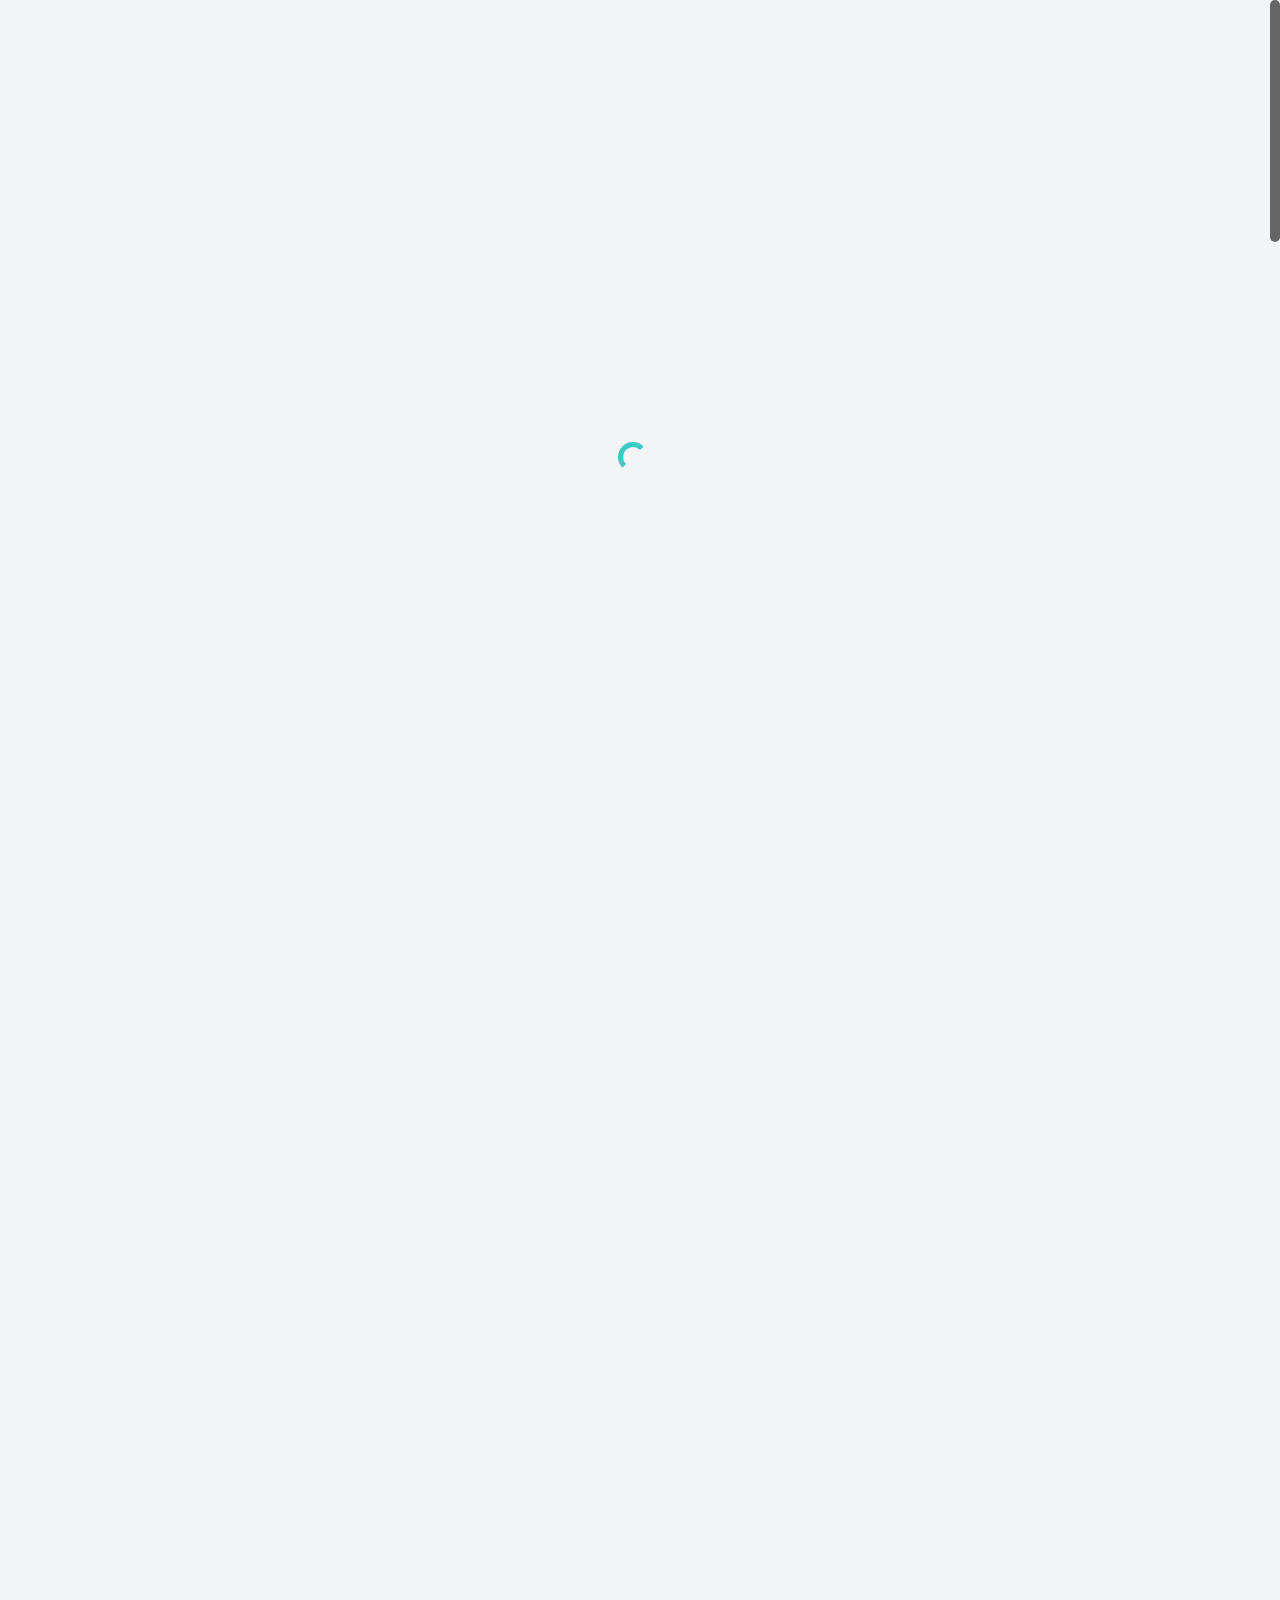
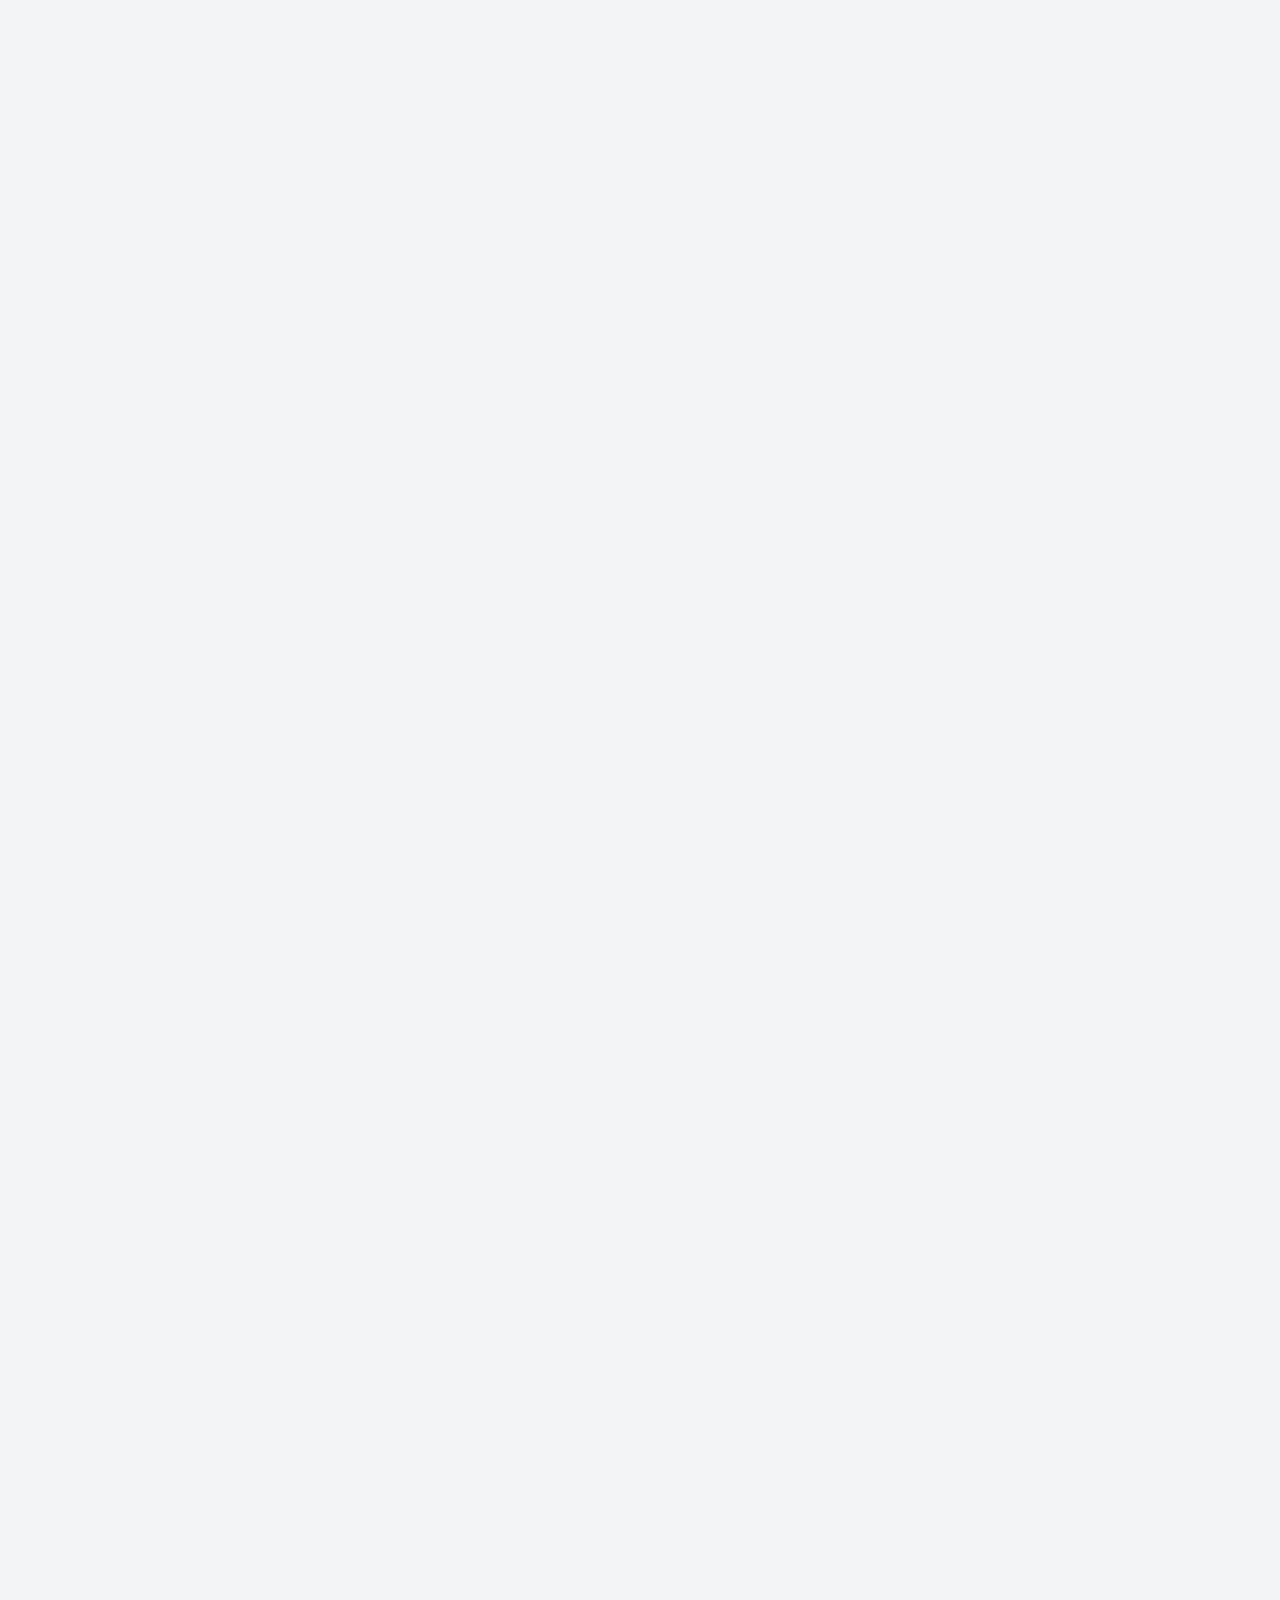
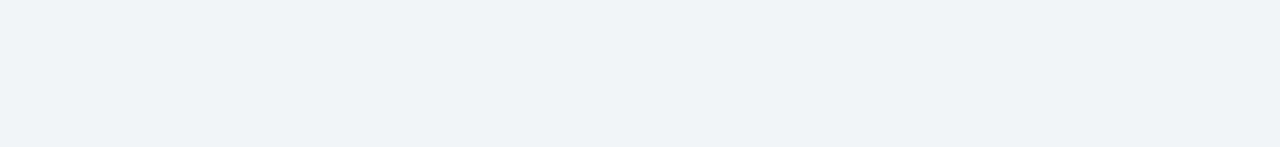
<file: index.html>
<!DOCTYPE html>
<head>
	<meta http-equiv="content-type" content="text/html;charset=UTF-8" />
	<meta charset="utf-8" />
	<title>Welcome &mdash; Equity Arcade</title>
	<meta name="viewport" content="width=device-width, initial-scale=1.0, maximum-scale=1.0, user-scalable=no" />
	<meta content="" name="description" />
	<meta content="" name="author" />

	<link rel="stylesheet" type="text/css" href="assets/plugins/owl-carousel/owl.carousel.css" />
	<link rel="stylesheet" type="text/css" href="assets/plugins/owl-carousel/owl.theme.css" />
	<link rel="stylesheet" type="text/css" href="assets/plugins/headereffects/css/component.css" />
	<link rel="stylesheet" type="text/css" href="assets/plugins/headereffects/css/normalize.css" />
	<link rel="stylesheet" type="text/css" href="assets/plugins/pace/pace-theme-flash.css" media="screen" />

	<link rel="stylesheet" type="text/css" href="assets/plugins/boostrapv3/css/bootstrap.min.css" />
	<link rel="stylesheet" type="text/css" href="assets/plugins/boostrapv3/css/bootstrap-theme.min.css" />
	<link rel="stylesheet" type="text/css" href="assets/plugins/font-awesome/css/font-awesome.min.css" />

	<link rel="stylesheet" type="text/css" href="assets/css/style.css" />
	<link rel="stylesheet" type="text/css" href="assets/css/style-ea.css" />
	<link rel="stylesheet" type="text/css" href="assets/css/magic_space.css" />
	<link rel="stylesheet" type="text/css" href="assets/css/responsive.css" />
	<link rel="stylesheet" type="text/css" href="assets/css/animate.min.css" />

	<script type="text/javascript" src="assets/plugins/jquery-1.8.3.min.js"></script>

	<script type="text/javascript" src="assets/plugins/rs-plugin/js/jquery.themepunch.plugins.min.js"></script>
	<script type="text/javascript" src="assets/plugins/rs-plugin/js/jquery.themepunch.revolution.min.js"></script>
	<link rel="stylesheet" type="text/css" href="assets/plugins/rs-plugin/css/settings.css" media="screen" />
</head>

<body>

	<div class="main-wrapper">

		<header id="ha-header" class="ha-header ha-header-hide">
			<div class="ha-header-perspective">
				<div class="ha-header-front navbar navbar-default">
					<div class="container">
						<div class="compressed">
							<div class="navbar-header">
								<button data-target=".navbar-collapse" data-toggle="collapse" class="navbar-toggle" type="button">
									<span class="sr-only">Toggle navigation</span>
									<span class="icon-bar"></span>
									<span class="icon-bar"></span>
									<span class="icon-bar"></span>
								</button>
								<a href="index.html" class="navbar-brand compressed"><img src="assets/img/ea-logo.png" data-src="assets/img/ea-logo.png" data-src-retina="assets/img/ea-logo-2x.png" width="200" height="26" alt="EquityArcade" /></a>
							</div>
							<div class="navbar-collapse collapse">
								<ul class="nav navbar-nav">
									<li><a href="investors.html">Investors</a></li>
									<li><a href="startups.html">Startups</a></li>
									<li><a href="projects.html">Projects</a></li>
									<li><a href="http://equityarcade.com/" target="_blank">Blog</a></li>
								</ul>
								<ul class="nav navbar-nav navbar-right">
									<li><a href="#" class="important" data-toggle="modal" data-target="#modal-register">Register</a></li>
									<li><a href="#" data-toggle="modal" data-target="#modal-sign-in">Sign In</a></li>
								</ul>
							</div>
						</div>
					</div>
				</div>
			</div>
		</header>

		<div class="section ha-waypoint" data-animate-down="ha-header-hide" data-animate-up="ha-header-hide">
			<div role="navigation" class="navbar navbar-transparent navbar-top">
				<div class="container">
					<div class="compressed">
						<div class="navbar-header">
							<button data-target=".navbar-collapse" data-toggle="collapse" class="navbar-toggle" type="button">
								<span class="sr-only">Toggle navigation</span>
								<span class="icon-bar"></span>
								<span class="icon-bar"></span>
								<span class="icon-bar"></span>
							</button>
							<a href="index.html" class="navbar-brand"><img src="assets/img/ea-logo-white.png" data-src="assets/img/ea-logo-white.png" data-src-retina="assets/img/ea-logo-white-2x.png" width="200" height="26" alt="EquityArcade" /></a>
						</div>
						<div class="navbar-collapse collapse">
							<ul class="nav navbar-nav">
								<li><a href="investors.html">Investors</a></li>
								<li><a href="startups.html">Startups</a></li>
								<li><a href="projects.html">Projects</a></li>
								<li><a href="http://equityarcade.com/" target="_blank">Blog</a></li>
							</ul>
							<ul class="nav navbar-nav navbar-right">
								<li><a href="#" data-toggle="modal" data-target="#modal-register">Register</a></li>
								<li><a href="#" data-toggle="modal" data-target="#modal-sign-in">Sign In</a></li>
							</ul>
						</div>
					</div>
				</div>
			</div>
			<div class="tp-banner-container">
				<div class="tp-banner" id="home">
					<ul>
						<li data-transition="fade" data-slotamount="5" data-masterspeed="700">
							<img src="assets/img/bg/1920_1080_20091130123322447399.jpg" alt="slidebg2" data-bgfit="cover" data-bgposition="center center" data-bgrepeat="no-repeat">
							<div 
							class="tp-caption mediumlarge_light_white_center sft tp-resizeme slider" 
							data-x="center" 
							data-hoffset="0" 
							data-y="120" 
							data-speed="500" 
							data-start="800" 
							data-easing="Power4.easeOut" 
							data-endspeed="300" 
							data-endeasing="Power1.easeIn" 
							data-captionhidden="off" 
							style="z-index: 6">
								<h2 class="text-white custom-font title all-caps ">
									EquityArcade has it for you
								</h2>
								<h3 class="text-white custom-font title2 all-caps">
									Your access to the gaming world
								</h3>
							</div>
							<div 
							class="tp-caption sfb slider tp-resizeme slider" 
							data-x="center" 
							data-hoffset="0" 
							data-y="280" 
							data-speed="1400" 
							data-start="1000" 
							data-easing="Power4.easeOut" 
							data-endspeed="300" 
							data-endeasing="Power1.easeIn" 
							data-captionhidden="off" 
							style="z-index: 6">
								<a href="#" class="btn btn-outline btn-outline-red btn-lg all-caps btn-large m-r-10" id="link-action-fund-your-game">Fund Your Game</a>
								<a href="#current_projects" class="btn btn-outline btn-outline-aqua btn-lg all-caps btn-large scrollable">Browse Projects</a>
							</div>
						</li>
					</ul>
					<div class="tp-bannertimer"></div>
				</div>
			</div>
		</div>

		<div class="section ha-waypoint" data-animate-down="ha-header-hide" data-animate-up="ha-header-hide">
			<div class="container">
				<div class="row p-t-40 p-b-40">
					<div class="col-xs-12 col-md-6" data-ride="animated" data-animation="fadeIn" data-delay="300">
						<h2 class="text-center">
							<span class="semi-bold">EA Banner</span> headline for <span class="semi-bold text-success">Investors</span>
						</h2>
						<p class="lead text-center">Lorem ipsum dolor sit amet, consectetur adipiscing elit.</p>
					</div>
					<div class="col-xs-12 col-md-6" data-ride="animated" data-animation="fadeIn" data-delay="600">
						<h2 class="text-center">
							<span class="semi-bold">EA Banner</span> headline for <span class="semi-bold text-success">Startups</span>
						</h2>
						<p class="lead text-center">Lorem ipsum dolor sit amet, consectetur adipiscing elit.</p>
					</div>
				</div>
			</div>
		</div>

		<div class="section white ha-waypoint" data-animate-down="ha-header-color" data-animate-up="ha-header-hide">
			<div class="container">
				<div class="row p-t-40 p-b-30">
					<h3 class="text-center all-caps font-montserrat" id="current_projects">
						Current Projects
					</h3>
				</div>
			</div>
		</div>

		<div class="section grey">
			<div class="container">
				<div class="p-t-30 p-b-40">

					<div class="section white p-t-20 p-r-20 p-b-20 p-l-20 m-b-30 project-preview-item" data-project-id="1">
						<div class="row">
							<div class="col-xs-12 col-md-4 project-preview-item-image">
								<div class="image-inner" style="background-image: url('content/projects/covers/1.jpg');"></div>
							</div>
							<div class="col-xs-12 col-md-8 project-preview-item-details">
								<div class="project-preview-item-badge badge-aqua font-montserrat font-500">
									Accepting Investments
								</div>
								<h2 class="text-success">
									<a href="#">Unlimited Racing 4 (2nd Release)</a>
								</h2>
								<h3>New game for Need for Speed lovers.</h3>
								<h4>In Racing by AMD Studios LLC</h4>
								<div class="project-preview-item-description">
									<p>From the co-inventor of ACT! software, Vipor is a unique relationship management solution, soon to include multi-user collaboration, along with basic project management. Vipor is a single solution for all of your networks—inside and outside your company, for both business and personal contacts. It's not about gathering information; it's about relationship transformation.</p>
								</div>
								<div class="project-preview-item-stats">
									<div class="row">
										<div class="col-xs-12 col-md-10">
											<div class="stats-numbers">
												<div class="row">
													<div class="col-xs-12 col-md-4 right-border">
														<p class="text-red">Raised</p> $100,000
													</div>
													<div class="col-xs-12 col-md-4 right-border">
														<p>Min Offer</p> $100,000
													</div>
													<div class="col-xs-12 col-md-4">
														<p>Max Offer</p> $150,000
													</div>
												</div>
											</div>
											<div class="stats-progress-bar">
												<div class="progress">
													<div class="progress-bar progress-bar-aqua" style="width: 67%;">MIN</div>
													<div class="progress-bar progress-bar-light" style="width: 33%;">MAX</div>
												</div>
											</div>
										</div>
										<div class="col-xs-12 col-md-2">
											<div class="stats-days-left">
												<div class="row">
													<div class="col-xs-5">27</div>
													<div class="col-xs-7">DAYS<br>LEFT</div>
												</div>
											</div>
										</div>
									</div>
								</div>
							</div>
						</div>
					</div>

					<div class="section white p-t-20 p-r-20 p-b-20 p-l-20 m-b-30 project-preview-item" data-project-id="1">
						<div class="row">
							<div class="col-xs-12 col-md-4 project-preview-item-image">
								<div class="image-inner" style="background-image: url('content/projects/covers/2.jpg');"></div>
							</div>
							<div class="col-xs-12 col-md-8 project-preview-item-details">
								<div class="project-preview-item-badge badge-red font-montserrat font-500">
									Successfully Funded
								</div>
								<h2 class="text-success">
									<a href="#">Crysis 4 Action Game</a>
								</h2>
								<h3>New gameplay. New graphics.</h3>
								<h4>In Action by Crytek Tech</h4>
								<div class="project-preview-item-description">
									<p>TheraCell’s allograft products are best in class for bone fusion and repair. Our first human products are now being launched under license to a large US tissue bank and our first veterinary graft product was just launched successfully. Future plans include our oxygenation technology to boost speed and quality of bone repair and wound healing.</p>
								</div>
								<div class="project-preview-item-stats">
									<div class="row">
										<div class="col-xs-12 col-md-10">
											<div class="stats-numbers">
												<div class="row">
													<div class="col-xs-12 col-md-4 right-border">
														<p class="text-red">Raised</p> $255,000
													</div>
													<div class="col-xs-12 col-md-4 right-border">
														<p>Min Offer</p> $100,000
													</div>
													<div class="col-xs-12 col-md-4">
														<p>Max Offer</p> $150,000
													</div>
												</div>
											</div>
											<div class="stats-progress-bar">
												<div class="progress">
													<div class="progress-bar progress-bar-aqua" style="width: 67%;">MIN</div>
													<div class="progress-bar progress-bar-yellow" style="width: 33%;">MAX</div>
												</div>
											</div>
										</div>
										<div class="col-xs-12 col-md-2">
											<div class="stats-days-left">
												<div class="row">
													<div class="col-xs-5"><i class="fa fa-check muted"></i></div>
													<div class="col-xs-7"></div>
												</div>
											</div>
										</div>
									</div>
								</div>
							</div>
						</div>
					</div>

					<div class="section white p-t-20 p-r-20 p-b-20 p-l-20 m-b-30 project-preview-item" data-project-id="1">
						<div class="row">
							<div class="col-xs-12 col-md-4 project-preview-item-image">
								<div class="image-inner" style="background-image: url('content/projects/covers/3.jpg');"></div>
							</div>
							<div class="col-xs-12 col-md-8 project-preview-item-details">
								<div class="project-preview-item-badge badge-aqua font-montserrat font-500">
									Accepting Investments
								</div>
								<h2 class="text-success">
									<a href="#">Battlefield 5 Game</a>
								</h2>
								<h3>Creating Branded Conversations at Scale.</h3>
								<h4>In Action by Foreplay Games</h4>
								<div class="project-preview-item-description">
									<p>We are a platform FOR Influencers, BY Influencers. We help people with a social following monetize their influence on Twitter, Facebook, Instagram, Vine, YouTube, Snapchat and more. Influencers can now get paid to share relevant content that their audience craves.</p>
								</div>
								<div class="project-preview-item-stats">
									<div class="row">
										<div class="col-xs-12 col-md-10">
											<div class="stats-numbers">
												<div class="row">
													<div class="col-xs-12 col-md-4 right-border">
														<p class="text-red">Raised</p> $122,500
													</div>
													<div class="col-xs-12 col-md-4 right-border">
														<p>Min Offer</p> $100,000
													</div>
													<div class="col-xs-12 col-md-4">
														<p>Max Offer</p> $500,000
													</div>
												</div>
											</div>
											<div class="stats-progress-bar">
												<div class="progress">
													<div class="progress-bar progress-bar-aqua" style="width: 24%;">MIN</div>
													<div class="progress-bar progress-bar-light" style="width: 76%;">MAX</div>
												</div>
											</div>
										</div>
										<div class="col-xs-12 col-md-2">
											<div class="stats-days-left">
												<div class="row">
													<div class="col-xs-5">49</div>
													<div class="col-xs-7">DAYS<br>LEFT</div>
												</div>
											</div>
										</div>
									</div>
								</div>
							</div>
						</div>
					</div>

					<div class="text-center m-b-30">
						<a href="projects.html" class="btn btn-danger btn-lg btn-large all-caps text-white all-caps font-montserrat font-500">View All Projects</a>
					</div>

				</div>
			</div>
		</div>

		<div class="section aqua">
			<div class="container">
				<div class="p-t-40 p-b-40">
					<div class="row">
						<div class="col-md-8 col-md-offset-2">
							<h2 class="text-center text-white">Subscribe to <span class="semi-bold">EquityArcade Newsletter</span></h2>
							<h3 class="text-center text-white m-b-30">Newsletter slogan goes here...</span></h3>
							<div class="row form-row">
								<div class="col-md-6 col-md-offset-2 no-padding col-sm-6 col-sm-offset-2 col-xs-10 col-xs-offset-1">
									<input name="subscribe_email" id="input_subscribe_email" type="text" class="form-control input-lg font-montserrat font-15px" placeholder="Your e-mail address">
								</div>
								<div class="col-md-4 col-sm-4 col-xs-4 xs-p-l-10">
									<button type="button" class="btn btn-large btn-white font-montserrat font-500 all-caps">Subscribe</button>
								</div>	
							</div>
						</div>
					</div>
				</div>
			</div>
		</div>

		<div class="section black footer">
			<div class="container">
				<div class="p-t-40 p-b-50">
					<div class="row">
						<div class="col-md-3 col-lg-3 col-sm-3 col-xs-12 xs-m-b-20">
							<h4 class="text-white semi-bold font-montserrat">EQUITYARCADE</h4>
							<ul>
								<li><a href="#" class="non-clickable">Profile and Team</a></li>
								<li><a href="#" class="non-clickable">Careers</a></li>
								<li><a href="#" class="non-clickable">Contact Us</a></li>
								<li><a href="http://equityarcade.com/" target="_blank">EA Blog</a></li>
								<li><a href="#" class="non-clickable">Help and Support</a></li>
							</ul>
						</div>
						<div class="col-md-3 col-lg-3 col-sm-3 col-xs-12 xs-m-b-20">
							<h4 class="text-white semi-bold font-montserrat">INVESTORS</h4>
							<ul>
								<li><a href="#" class="non-clickable">Register an Account</a></li>
								<li><a href="#" class="non-clickable">Overview and Process</a></li>
								<li><a href="#" class="non-clickable">Closing Terms</a></li>
								<li><a href="#" class="non-clickable">Benefits and Risks</a></li>
								<li><a href="#" class="non-clickable">Questions and Answers</a></li>
								<li><a href="#" class="non-clickable">Educational Documents</a></li>
							</ul>
						</div>
						<div class="col-md-3 col-lg-3 col-sm-3 col-xs-12 xs-m-b-20">
							<h4 class="text-white semi-bold font-montserrat">STARTUPS</h4>
							<ul>
								<li><a href="projects.html">Browse Projects</a></li>
								<li><a href="#" class="non-clickable">Create a Project</a></li>
								<li><a href="#" class="non-clickable">Overview and Process</a></li>
								<li><a href="#" class="non-clickable">Requirements</a></li>
								<li><a href="#" class="non-clickable">Terms and Risks</a></li>
								<li><a href="#" class="non-clickable">Questions and Answers</a></li>
								<li><a href="#" class="non-clickable">Educational Documents</a></li>
							</ul>
						</div>
						<div class="col-md-3 col-lg-3 col-sm-3 col-xs-12 xs-m-b-20">
							<img src="assets/img/ea-logo-white-2x.png" width="150"><br>
							<br>
							<br>
							<p class="copyright font-montserrat">&copy; 2015 EquityArcade.<br>All rights reserved.</p>
							<p class="copyright font-montserrat">120 Wall Street, 25th Floor<br>New York, NY 10005</p>
							<p class="copyright font-montserrat semi-bold">212-123-4567 <br> <a href="#" class="text-aqua non-clickable">info@equityarcade.com</a></p>
						</div>
					</div>
				</div>
			</div>
		</div>

	</div>

	<div class="modal fade" id="modal-register" tabindex="-1" role="dialog" aria-labelledby="modal-register-label" aria-hidden="true">
		<div class="modal-dialog">
			<div class="modal-content">
				<div class="modal-header">
					<button type="button" class="close" data-dismiss="modal" aria-label="Close"><span aria-hidden="true">&times;</span></button>
					<h4 class="modal-title semi-bold text-center">Register an Account</h4>
				</div>
				<div class="modal-body">
					<div>
						<div class="tabbable-line">
							<ul class="nav nav-tabs" id="modal-register-tab-content">
								<li class="half active"><a href="#modal-register-investor" data-toggle="tab">I am an Investor</a></li>
								<li class="half"><a href="#modal-register-startup" data-toggle="tab">I am a Startup</a></li>
							</ul>
						</div>
					</div>
					<div class="tab-content m-t-30">
						<div class="tab-pane active" id="modal-register-investor">
							<div class="radio">
								<div class="row">
									<div class="col-xs-12 col-md-6">
										<input type="radio" name="account_type" id="account_type_individual" value="individual" checked="checked">
										<label for="account_type_individual" class="all-caps">Individual Account</label>
									</div>
									<div class="col-xs-12 col-md-6">
										<input type="radio" name="account_type" id="account_type_joint" value="joint">
										<label for="account_type_joint" class="all-caps">Joint Account</label>
									</div>
								</div>
							</div>
							<div class="row m-t-20">
								<div class="col-xs-12 col-md-6">
									<div class="form-group">
										<label class="form-label">First Name</label>
										<input type="text" class="form-control" placeholder="">
									</div>
								</div>
								<div class="col-xs-12 col-md-6">
									<div class="form-group">
										<label class="form-label">Last Name</label>
										<input type="text" class="form-control" placeholder="">
									</div>
								</div>
							</div>
							<div class="row">
								<div class="col-xs-12 col-md-12">
									<div class="form-group">
										<label class="form-label">E-mail Address</label>
										<input type="email" class="form-control" placeholder="">
									</div>
								</div>
							</div>
							<div class="row">
								<div class="col-xs-12 col-md-6">
									<div class="form-group">
										<label class="form-label">Password</label>
										<input type="password" class="form-control" placeholder="">
									</div>
								</div>
								<div class="col-xs-12 col-md-6">
									<div class="form-group">
										<label class="form-label">Password Confirmation</label>
										<input type="password" class="form-control" placeholder="">
									</div>
								</div>
							</div>
							<div class="row">
								<div class="col-xs-12 col-md-12">
									<div class="checkbox check-primary">
										<input id="checkbox1" type="checkbox" value="1" checked="checked">
										<label for="checkbox1">Agreed to Terms and Conditions, Policies, etc...</label>
									</div>
								</div>
							</div>
							<div class="m-t-20 text-center">
								<a href="investor_dashboard.html" class="btn btn-primary btn-cons">Register</a>
							</div>
						</div>
						<div class="tab-pane" id="modal-register-startup">
							<div class="row m-t-20">
								<div class="col-xs-12 col-md-12">
									<div class="form-group">
										<label class="form-label">Business Name</label>
										<input type="text" class="form-control" placeholder="">
									</div>
								</div>
							</div>
							<div class="row">
								<div class="col-xs-12 col-md-6">
									<div class="form-group">
										<label class="form-label">First Name</label>
										<input type="text" class="form-control" placeholder="">
									</div>
								</div>
								<div class="col-xs-12 col-md-6">
									<div class="form-group">
										<label class="form-label">Last Name</label>
										<input type="text" class="form-control" placeholder="">
									</div>
								</div>
							</div>
							<div class="row">
								<div class="col-xs-12 col-md-12">
									<div class="form-group">
										<label class="form-label">E-mail Address</label>
										<input type="email" class="form-control" placeholder="">
									</div>
								</div>
							</div>
							<div class="row">
								<div class="col-xs-12 col-md-6">
									<div class="form-group">
										<label class="form-label">Password</label>
										<input type="password" class="form-control" placeholder="">
									</div>
								</div>
								<div class="col-xs-12 col-md-6">
									<div class="form-group">
										<label class="form-label">Password Confirmation</label>
										<input type="password" class="form-control" placeholder="">
									</div>
								</div>
							</div>
							<div class="row">
								<div class="col-xs-12 col-md-12">
									<div class="checkbox check-primary">
										<input id="checkbox1" type="checkbox" value="1" checked="checked">
										<label for="checkbox1">Agreed to Terms and Conditions, Policies, etc...</label>
									</div>
								</div>
							</div>
							<div class="m-t-20 text-center">
								<a href="startup_dashboard.html" class="btn btn-primary btn-cons">Register</a>
							</div>
						</div>
					</div>
				</div>
			</div>
		</div>
	</div>

	<div class="modal fade" id="modal-sign-in" tabindex="-1" role="dialog" aria-labelledby="modal-sign-in-label" aria-hidden="true">
		<div class="modal-dialog">
			<div class="modal-content">
				<div class="modal-header">
					<button type="button" class="close" data-dismiss="modal" aria-label="Close"><span aria-hidden="true">&times;</span></button>
					<h4 class="modal-title semi-bold text-center">Please Sign In</h4>
				</div>
				<div class="modal-body">
					<div class="row m-t-40">
						<div class="col-md-8 col-md-offset-2">
							<input type="email" class="form-control input-lg text-center font-15px" placeholder="E-mail Address">
						</div>
					</div>
					<div class="row m-t-10">
						<div class="col-md-8 col-md-offset-2">
							<input type="password" class="form-control input-lg text-center font-15px" placeholder="Password">
						</div>
					</div>
					<div class="m-t-20 text-center semi-bold">
						<a href="investor_dashboard.html" class="btn btn-primary btn-cons m-r-10">Sign In (as an Investor)</a>
						<a href="startup_dashboard.html" class="btn btn-primary btn-cons">Sign In (as a Startup)</a>
						<div class="m-t-40 m-b-10 all-caps font-montserrat">
							<a href="#" class="btn btn-link font-montserrat font-12px link-light" id="link-action-register-an-account">Register an Account</a>
						</div>
					</div>
				</div>
			</div>
		</div>
	</div>

	<script type="text/javascript" src="assets/plugins/boostrapv3/js/bootstrap.min.js"></script>
	<script type="text/javascript" src="assets/plugins/pace/pace.min.js"></script>
	<script type="text/javascript" src="assets/plugins/jquery-unveil/jquery.unveil.min.js"></script> 
	<script type="text/javascript" src="assets/plugins/owl-carousel/owl.carousel.min.js"></script>
	<script type="text/javascript" src="assets/plugins/waypoints.min.js"></script>
	<script type="text/javascript" src="assets/plugins/parrallax/js/jquery.parallax-1.1.3.js"></script>
	<script type="text/javascript" src="assets/plugins/jquery-nicescroll/jquery.nicescroll.min.js"></script>
	<script type="text/javascript" src="assets/plugins/jquery-appear/jquery.appear.js"></script>
	<script type="text/javascript" src="assets/plugins/jquery-numberAnimate/jquery.animateNumbers.js"></script> 
	<script type="text/javascript" src="assets/plugins/jquery-scrollto/jquery.scrollTo.min.js"></script> 
	<script type="text/javascript" src="assets/js/core.js"></script>

</body>

</html>
</file>
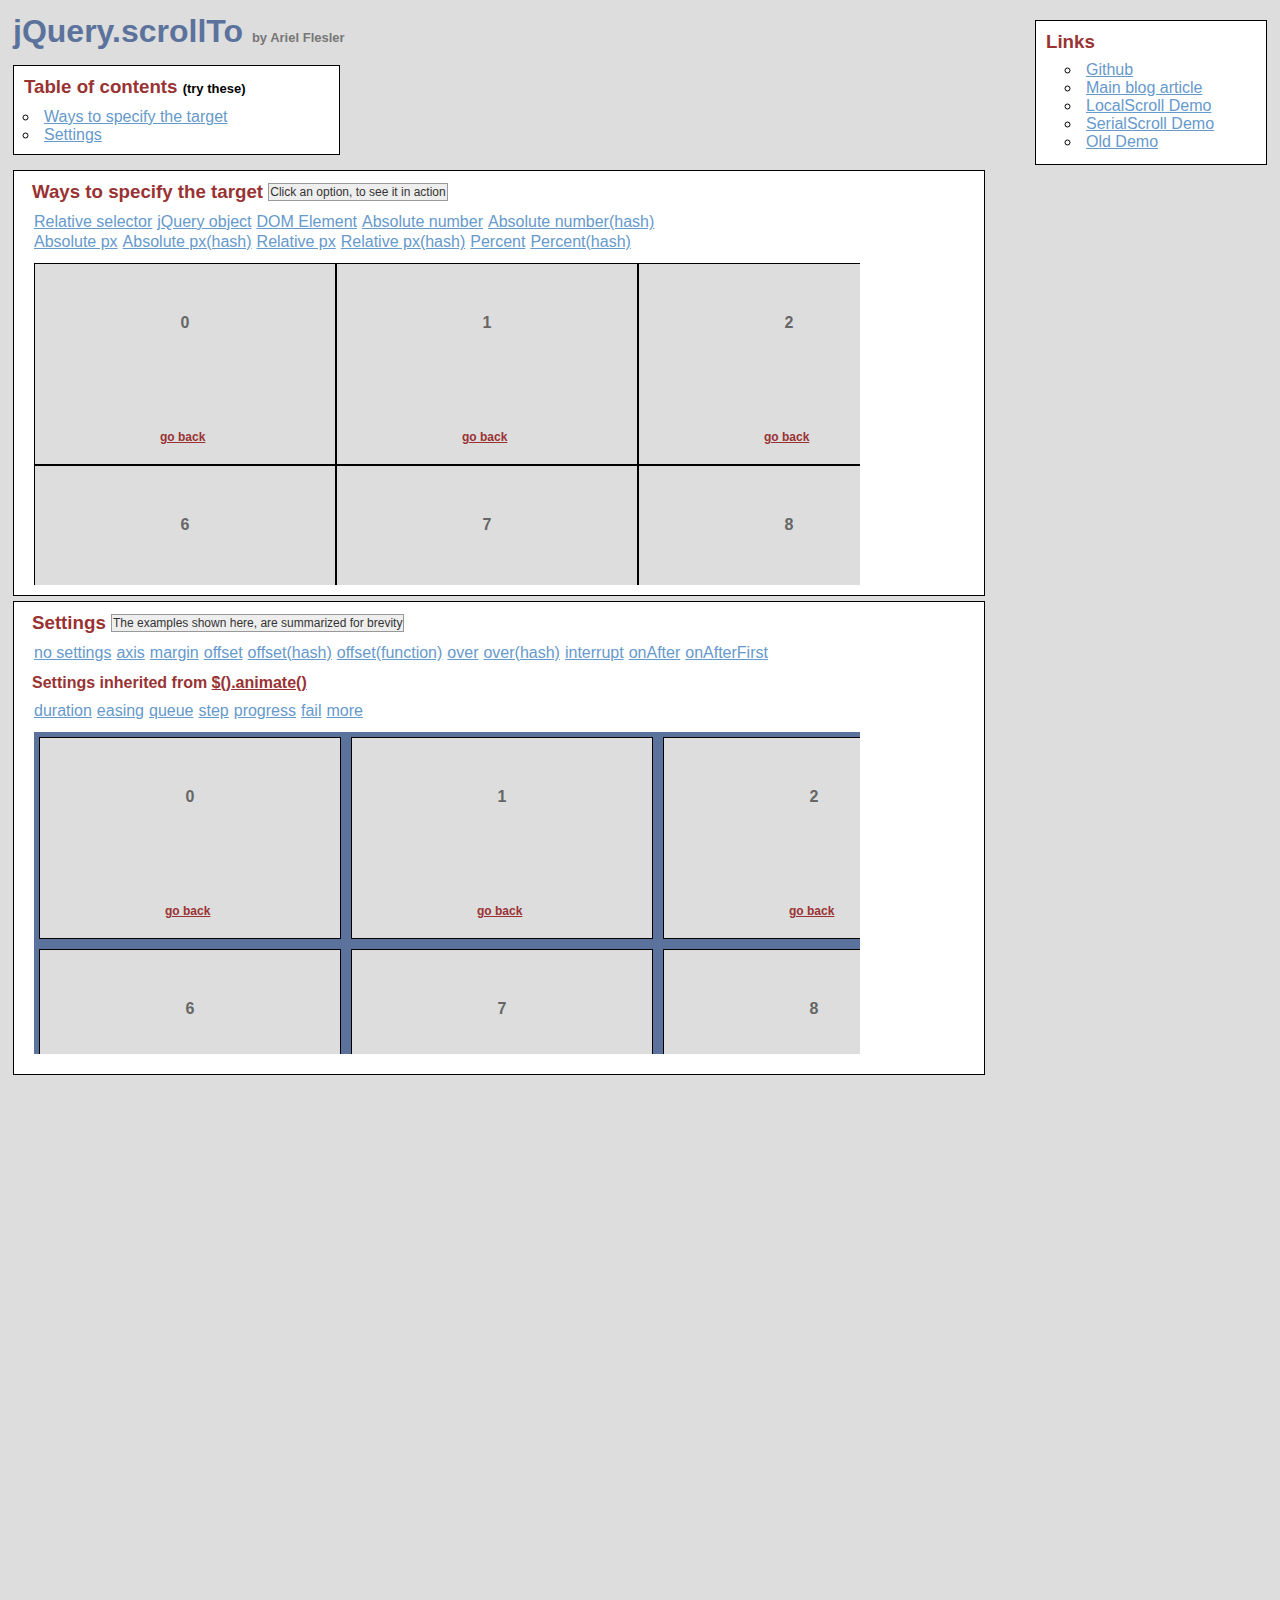
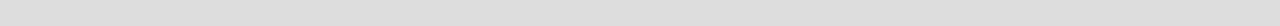
<file: assets/plugins/jquery-scrollto/demo/index.html>
<!DOCTYPE html PUBLIC "-//W3C//DTD XHTML 1.0 Transitional//EN" "http://www.w3.org/TR/xhtml1/DTD/xhtml1-transitional.dtd">
<html xmlns="http://www.w3.org/1999/xhtml">
<head>
	<meta http-equiv="Content-Type" content="text/html; charset=iso-8859-1" />
	<title>jQuery.scrollTo</title>
	<meta name="keywords" content="javascript, jquery, plugins, scroll, scrollTo, smooth, animation, to, effect, ariel, flesler, window, overflow, element, navigation, customizable" />
	<meta name="description" content="Demo of jQuery.scrollTo. Lightweight, cross-browser and highly customizable animated scrolling with jQuery, made by Ariel Flesler." />
	<meta name="robots" content="index,follow" />
	<link type="text/css" rel="stylesheet" href="css/style.css" />
	<script type="text/javascript" src="https://ajax.googleapis.com/ajax/libs/jquery/1.8.0/jquery.min.js"></script>
	<script type="text/javascript" src="../jquery.scrollTo.min.js"></script>
	<script type="text/javascript">
		jQuery(function( $ ){
			/**
			 * Demo binding and preparation, no need to read this part
			 */
				//borrowed from jQuery easing plugin
				//http://gsgd.co.uk/sandbox/jquery.easing.php
				$.easing.elasout = function(x, t, b, c, d) {
					var s=1.70158;var p=0;var a=c;
					if (t==0) return b;  if ((t/=d)==1) return b+c;  if (!p) p=d*.3;
					if (a < Math.abs(c)) { a=c; var s=p/4; }
					else var s = p/(2*Math.PI) * Math.asin (c/a);
					return a*Math.pow(2,-10*t) * Math.sin( (t*d-s)*(2*Math.PI)/p ) + c + b;
				};
				$('a.back').click(function() {
					$(this).parents('div.pane').scrollTo(0, 800, { queue:true });
					$(this).parents('div.section').find('span.message').text( this.title);
					return false;
				});
				//just for the example, to stop the click on the links.
				$('ul.links').click(function(e){
					var link = e.target;
					if (link.target === '_blank') {
						return;
					}
					e.preventDefault();
					link.blur();
					if (link.title) {
						$(this).parent().find('span.message').text(link.title);
					}
				});
			
			// This one is important, many browsers don't reset scroll on refreshes
			// Reset all scrollable panes to (0,0)
			$('div.pane').scrollTo(0);
			// Reset the screen to (0,0)
			$.scrollTo(0);
			
			// TOC, shows how to scroll the whole window
			$('#toc a').click(function() {//$.scrollTo works EXACTLY the same way, but scrolls the whole screen
				$.scrollTo(this.hash, 1500, { easing:'elasout' });
				$(this.hash).find('span.message').text(this.title);
				return false;
			});
			
			// Target examples bindings
			var $target = $('#pane-target');
			$('#target-examples a').click(function() {
				$target.stop(true);
			});

			$('#relative-selector').click(function() {
				$target.scrollTo('li:eq(7)', 800);
			});
			$('#jquery-object').click(function() {
				$target.scrollTo($('#pane-target li:eq(14)') , 800);
			});
			$('#dom-element').click(function() {
				$target.scrollTo(document.getElementById('twenty'), 800);
			});
			$('#absolute-number').click(function() {
				$target.scrollTo(150, 800);
			});
			$('#absolute-number-hash').click(function() {
				$target.scrollTo({ top:800, left:700}, 800);
			});
			$('#absolute-px').click(function() {
				$target.scrollTo('520px', 800);
			});
			$('#absolute-px-hash').click(function() {
				$target.scrollTo({top:'110px', left:'290px'}, 800);
			});
			$('#relative-px').click(function() {
				$target.scrollTo('+=100', 500);
			});
			$('#relative-px-hash').click(function() {				
				$target.scrollTo({top:'-=100px', left:'+=100'}, 500);
			});
			$('#percentage-px').click(function() {				
				$target.scrollTo('50%', 800);
			});
			$('#percentage-px-hash').click(function() {				
				$target.scrollTo({top:'50%', left:'20%'}, 800);
			});
			
			// Settings examples bindings, they will all scroll to the same place, with different settings
			var $settings = $('#pane-settings');
			$('#settings-examples a').click(function() {
				// before each animation, reset to (0,0), skip this.
				$settings.stop(true).scrollTo(0);
			});
			
			$('#settings-no').click(function() {
				$settings.scrollTo('li:eq(15)', 1000);
			});
			$('#settings-axis').click(function() {// only scroll horizontally
				$settings.scrollTo('li:eq(15)', 1000, { axis:'x' });
			});
			$('#settings-duration').click(function() {// it's the same as specifying it in the 2nd argument
				$settings.scrollTo('li:eq(15)', { duration: 3000 });
			});
			$('#settings-easing').click(function() {
				$settings.scrollTo('li:eq(15)', 2500, { easing:'elasout' });
			});
			$('#settings-margin').click(function() {//scroll to the "outer" position of the element
				$settings.scrollTo('li:eq(15)', 1000, { margin:true });
			});
			$('#settings-offset').click(function() {//same as { top:-50, left:-50 }
				$settings.scrollTo('li:eq(15)', 1000, { offset:-50 });
			});
			$('#settings-offset-hash').click(function() {
				$settings.scrollTo('li:eq(15)', 1000, { offset:{ top:-5, left:-30 } });
			});
			$('#settings-offset-function').click(function() {
				$settings.scrollTo('li:eq(15)', 1000, {offset: function() { return {top:-30, left:-5}; }});
			});
			$('#settings-over').click(function() {//same as { top:-50, left:-50 }
				$settings.scrollTo('li:eq(15)', 1000, { over:0.5 });
			});
			$('#settings-over-hash').click(function() {
				$settings.scrollTo('li:eq(15)', 1000, { over:{ top:0.2, left:-0.5 } });
			});
			$('#settings-interrupt').click(function() {
				$settings.scrollTo('li:eq(15)', 10000, { interrupt:true });
			});
			$('#settings-queue').click(function() {//in this case, having 'axis' as 'xy' or 'yx' matters.
				$settings.scrollTo('li:eq(15)', 2000, { queue:true });
			});
			$('#settings-onAfter').click(function() {
				$settings.scrollTo('li:eq(15)', 2000, { 
					onAfter:function() {
						$('#settings-message').text('Got there!');
					}
				});
			});
			$('#settings-onAfterFirst').click(function() {//onAfterFirst exists only when queuing
				$settings.scrollTo('li:eq(15)', 1600, { 
					queue:true,
					onAfterFirst:function() {
						$('#settings-message').text('Got there horizontally!');
					},
					onAfter:function() {
						$('#settings-message').text('Got there vertically!');
					}
				});
			});
			$('#settings-step').click(function() {
				$settings.scrollTo('li:eq(15)', 2000, {step:function(now) {
					$('#settings-message').text(now.toFixed(2));
				}});
			});
			$('#settings-progress').click(function() {
				$settings.scrollTo('li:eq(15)', 2000, {progress:function(_, now) {
					$('#settings-message').text(Math.round(now*100) + '%');
				}});
			});
			$('#settings-fail').click(function() {
				$settings.scrollTo('li:eq(15)', 10000, {interrupt:true, fail:function() {
					$('#settings-message').text('Scroll interrupted!');
				}});
			});
		});
	</script>
</head>
<body>
	<h1>jQuery.scrollTo&nbsp;<strong>by Ariel Flesler</strong></h1>
	
	<div id="toc" class="part">
		<h3>Table of contents&nbsp;<strong>(try these)</strong></h3>
		<ul>
			<li><a title="$.scrollTo('#target-examples', 800, {easing:'elasout'});" href="#target-examples">Ways to specify the target</a></li>
			<li><a title="$.scrollTo('#settings-examples', 800, {easing:'elasout'});" href="#settings-examples">Settings</a></li>
		</ul>
	</div>
	
	<div id="links" class="part">
		<h3>Links</h3>
		<ul>
			<li><a target="_blank" href="https://github.com/flesler/jquery.scrollTo">Github</a></li>
			<li><a target="_blank" href="http://flesler.blogspot.com/2007/10/jqueryscrollto.html">Main blog article</a></li>
			<li><a target="_blank" href="http://demos.flesler.com/jquery/localScroll/">LocalScroll Demo</a></li>
			<li><a target="_blank" href="http://demos.flesler.com/jquery/serialScroll/">SerialScroll Demo</a></li>
			<li><a target="_blank" href="index.old.html">Old Demo</a></li>
		</ul>
	</div>
	<div id="target-examples" class="section part">
		<h3>Ways to specify the target&nbsp;<span id="target-message" class="message">Click an option, to see it in action</span></h3>
		<ul class="links">
			<li><a title="$(...).scrollTo('li:eq(7)', 800);" id="relative-selector" href="#">Relative selector</a></li>
			<li><a title="$(...).scrollTo($('div li:eq(14)'), 800);" id="jquery-object" href="#">jQuery object</a></li>
			<li><a title="$(...).scrollTo(document.getElementById('twenty'), 800);" id="dom-element" href="#">DOM Element</a></li>
			<li><a title="$(...).scrollTo(150, 800);" id="absolute-number" href="#">Absolute number</a></li>
			<li><a title="$(...).scrollTo({ top:800, left:700}, 800);" id="absolute-number-hash" href="#">Absolute number(hash)</a></li>
		</ul>
		<ul class="links">
			<li><a title="$(...).scrollTo('520px', 800);" id="absolute-px" href="#">Absolute px</a></li>
			<li><a title="$(...).scrollTo({top:'110px', left:'290px'}, 800);" id="absolute-px-hash" href="#">Absolute px(hash)</a></li>
			<li><a title="$(...).scrollTo('+=100px', 800);" id="relative-px" href="#">Relative px</a></li>
			<li><a title="$(...).scrollTo({top:'-=100px', left:'+=100'}, 800);" id="relative-px-hash" href="#">Relative px(hash)</a></li>
			<li><a title="$(...).scrollTo('50%', 800);" id="percentage-px" href="#">Percent</a></li>
			<li><a title="$(...).scrollTo({top:'50%', left:'20%'}, 800);" id="percentage-px-hash" href="#">Percent(hash)</a></li>
		</ul>
		<div id="pane-target" class="pane">
			<ul class="elements" style="height:1011px; width:1820px;">
				<li><p>0</p><a href="#" title="$(...).scrollTo(0, 800, {queue:true});" class="back">go back</a></li><li><p>1</p><a href="#" title="$(...).scrollTo(0, 800, {queue:true});" class="back">go back</a></li><li><p>2</p><a href="#" title="$(...).scrollTo(0, 800, {queue:true});" class="back">go back</a></li><li><p>3</p><a href="#" title="$(...).scrollTo(0, 800, {queue:true});" class="back">go back</a></li><li><p>4</p><a href="#" title="$(...).scrollTo(0, 800, {queue:true});" class="back">go back</a></li><li><p>5</p><a href="#" title="$(...).scrollTo(0, 800, {queue:true});" class="back">go back</a></li><li><p>6</p><a href="#" title="$(...).scrollTo(0, 800, {queue:true});" class="back">go back</a></li><li><p>7</p><a href="#" title="$(...).scrollTo(0, 800, {queue:true});" class="back">go back</a></li><li><p>8</p><a href="#" title="$(...).scrollTo(0, 800, {queue:true});" class="back">go back</a></li><li><p>9</p><a href="#" title="$(...).scrollTo(0, 800, {queue:true});" class="back">go back</a></li><li><p>10</p><a href="#" title="$(...).scrollTo(0, 800, {queue:true});" class="back">go back</a></li><li><p>11</p><a href="#" title="$(...).scrollTo(0, 800, {queue:true});" class="back">go back</a></li><li><p>12</p><a href="#" title="$(...).scrollTo(0, 800, {queue:true});" class="back">go back</a></li><li><p>13</p><a href="#" title="$(...).scrollTo(0, 800, {queue:true});" class="back">go back</a></li><li><p>14</p><a href="#" title="$(...).scrollTo(0, 800, {queue:true});" class="back">go back</a></li><li><p>15</p><a href="#" title="$(...).scrollTo(0, 800, {queue:true});" class="back">go back</a></li><li><p>16</p><a href="#" title="$(...).scrollTo(0, 800, {queue:true});" class="back">go back</a></li><li><p>17</p><a href="#" title="$(...).scrollTo(0, 800, {queue:true});" class="back">go back</a></li><li><p>18</p><a href="#" title="$(...).scrollTo(0, 800, {queue:true});" class="back">go back</a></li><li><p>19</p><a href="#" title="$(...).scrollTo(0, 800, {queue:true});" class="back">go back</a></li><li id="twenty"><p>20</p><a href="#" title="$(...).scrollTo(0, 800, {queue:true});" class="back">go back</a></li><li><p>21</p><a href="#" title="$(...).scrollTo(0, 800, {queue:true});" class="back">go back</a></li><li><p>22</p><a href="#" title="$(...).scrollTo(0, 800, {queue:true});" class="back">go back</a></li><li><p>23</p><a href="#" title="$(...).scrollTo(0, 800, {queue:true});" class="back">go back</a></li><li><p>24</p><a href="#" title="$(...).scrollTo(0, 800, {queue:true});" class="back">go back</a></li><li><p>25</p><a href="#" title="$(...).scrollTo(0, 800, {queue:true});" class="back">go back</a></li><li><p>26</p><a href="#" title="$(...).scrollTo(0, 800, {queue:true});" class="back">go back</a></li><li><p>27</p><a href="#" title="$(...).scrollTo(0, 800, {queue:true});" class="back">go back</a></li><li><p>28</p><a href="#" title="$(...).scrollTo(0, 800, {queue:true});" class="back">go back</a></li><li><p>29</p><a href="#" title="$(...).scrollTo(0, 800, {queue:true});" class="back">go back</a></li>
			</ul>
		</div>
	</div>
	<div id="settings-examples" class="section part">
		<h3>Settings&nbsp;<span id="settings-message" class="message">The examples shown here, are summarized for brevity</span></h3>
		<ul class="links">
			<li><a title="$(...).scrollTo('li:eq(15)', 1000);" id="settings-no" href="#">no settings</a></li>
			<li><a title="$(...).scrollTo('li:eq(15)', 1000, {axis:'x'});//only scroll on this axis (can be x, y, xy or yx)" id="settings-axis" href="#">axis</a></li>
			<li><a title="$(...).scrollTo('li:eq(15)', 1000, {margin:true});//deduct the margin and border from the final position" id="settings-margin" href="#">margin</a></li>
			<li><a title="$(...).scrollTo('li:eq(15)', 1000, {offset:-50});//add or deduct from the final position" id="settings-offset" href="#">offset</a></li>
			<li><a title="$(...).scrollTo('li:eq(15)', 1000, {offset: {top:-5, left:-30} });" id="settings-offset-hash" href="#">offset(hash)</a></li>
			<li><a title="$(...).scrollTo('li:eq(15)', 1000, {offset: function() { return {top:-30, left:-5}; }});" id="settings-offset-function" href="#">offset(function)</a></li>
			<li><a title="$(...).scrollTo('li:eq(15)', 1000, {over:0.5});//add or deduct a fraction of its height/width" id="settings-over" href="#">over</a></li>
			<li><a title="$(...).scrollTo('li:eq(15)', 1000, {over:{top:0.2, left:-0.5});" id="settings-over-hash" href="#">over(hash)</a></li>
			<li><a title="Scroll manually to interrupt the animation" id="settings-interrupt" href="#">interrupt</a></li>
			<li><a title="$(...).scrollTo('li:eq(15)', 1600, {onAfter:function() { } });//called after the scrolling ends" id="settings-onAfter" href="#">onAfter</a></li>
			<li><a title="$(...).scrollTo('li:eq(15)', 1600, {queue:true, onAfterFirst:function() { } });//called after the first axis scrolled" id="settings-onAfterFirst" href="#">onAfterFirst</a></li>
		</ul>
		<h4>Settings inherited from <a href="http://api.jquery.com/animate/#animate-properties-options" target="_blank">$().animate()</a></h4>
		<ul class="links">
			<li><a title="$(...).scrollTo('li:eq(15)', {duration:3000});//another way of calling the plugin" id="settings-duration" href="#">duration</a></li>
			<li><a title="$(...).scrollTo('li:eq(15)', 2500, {easing:'elasout'});//specify an easing equation" id="settings-easing" href="#">easing</a></li>
			<li><a title="$(...).scrollTo('li:eq(15)', 1600, {queue:true});//scroll one axis, then the other" id="settings-queue" href="#">queue</a></li>
			<li><a title="$(...).scrollTo('li:eq(15)', 2500, {step:function() { }'});//specify a step function" id="settings-step" href="#">step</a></li>
			<li><a title="$(...).scrollTo('li:eq(15)', 2500, {progress:function() { }'});//specify a progress function" id="settings-progress" href="#">progress</a></li>
			<li><a title="Scroll manually to interrupt and trigger the callback" id="settings-fail" href="#">fail</a></li>
			<li><a href="http://api.jquery.com/animate/#animate-properties-options" target="_blank">more</a></li>
		</ul>
		<div id="pane-settings" class="pane">
			<ul class="elements" style="height:1062px;width:1877px;">
				<li><p>0</p><a href="#" title="$(...).scrollTo(0, 800, {queue:true});" class="back">go back</a></li><li><p>1</p><a href="#" title="$(...).scrollTo(0, 800, {queue:true});" class="back">go back</a></li><li><p>2</p><a href="#" title="$(...).scrollTo(0, 800, {queue:true});" class="back">go back</a></li><li><p>3</p><a href="#" title="$(...).scrollTo(0, 800, {queue:true});" class="back">go back</a></li><li><p>4</p><a href="#" title="$(...).scrollTo(0, 800, {queue:true});" class="back">go back</a></li><li><p>5</p><a href="#" title="$(...).scrollTo(0, 800, {queue:true});" class="back">go back</a></li><li><p>6</p><a href="#" title="$(...).scrollTo(0, 800, {queue:true});" class="back">go back</a></li><li><p>7</p><a href="#" title="$(...).scrollTo(0, 800, {queue:true});" class="back">go back</a></li><li><p>8</p><a href="#" title="$(...).scrollTo(0, 800, {queue:true});" class="back">go back</a></li><li><p>9</p><a href="#" title="$(...).scrollTo(0, 800, {queue:true});" class="back">go back</a></li><li><p>10</p><a href="#" title="$(...).scrollTo(0, 800, {queue:true});" class="back">go back</a></li><li><p>11</p><a href="#" title="$(...).scrollTo(0, 800, {queue:true});" class="back">go back</a></li><li><p>12</p><a href="#" title="$(...).scrollTo(0, 800, {queue:true});" class="back">go back</a></li><li><p>13</p><a href="#" title="$(...).scrollTo(0, 800, {queue:true});" class="back">go back</a></li><li><p>14</p><a href="#" title="$(...).scrollTo(0, 800, {queue:true});" class="back">go back</a></li><li><p>15</p><a href="#" title="$(...).scrollTo(0, 800, {queue:true});" class="back">go back</a></li><li><p>16</p><a href="#" title="$(...).scrollTo(0, 800, {queue:true});" class="back">go back</a></li><li><p>17</p><a href="#" title="$(...).scrollTo(0, 800, {queue:true});" class="back">go back</a></li><li><p>18</p><a href="#" title="$(...).scrollTo(0, 800, {queue:true});" class="back">go back</a></li><li><p>19</p><a href="#" title="$(...).scrollTo(0, 800, {queue:true});" class="back">go back</a></li><li><p>20</p><a href="#" title="$(...).scrollTo(0, 800, {queue:true});" class="back">go back</a></li><li><p>21</p><a href="#" title="$(...).scrollTo(0, 800, {queue:true});" class="back">go back</a></li><li><p>22</p><a href="#" title="$(...).scrollTo(0, 800, {queue:true});" class="back">go back</a></li><li><p>23</p><a href="#" title="$(...).scrollTo(0, 800, {queue:true});" class="back">go back</a></li><li><p>24</p><a href="#" title="$(...).scrollTo(0, 800, {queue:true});" class="back">go back</a></li><li><p>25</p><a href="#" title="$(...).scrollTo(0, 800, {queue:true});" class="back">go back</a></li><li><p>26</p><a href="#" title="$(...).scrollTo(0, 800, {queue:true});" class="back">go back</a></li><li><p>27</p><a href="#" title="$(...).scrollTo(0, 800, {queue:true});" class="back">go back</a></li><li><p>28</p><a href="#" title="$(...).scrollTo(0, 800, {queue:true});" class="back">go back</a></li><li><p>29</p><a href="#" title="$(...).scrollTo(0, 800, {queue:true});" class="back">go back</a></li>
			</ul>
		</div>
	</div>
</body>
</html>
</file>
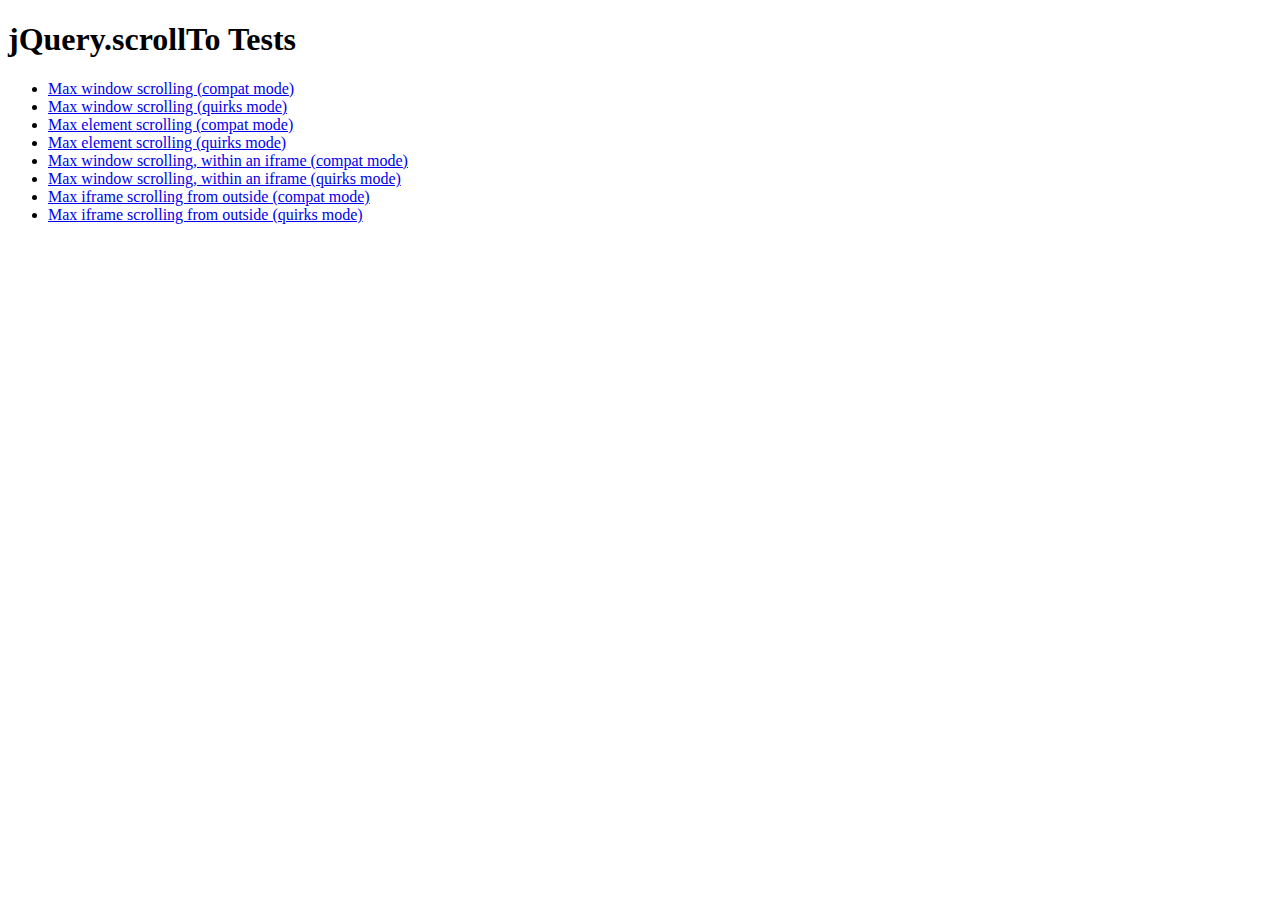
<file: assets/plugins/jquery-scrollto/tests/index.html>
<!DOCTYPE html PUBLIC "-//W3C//DTD XHTML 1.0 Transitional//EN" "http://www.w3.org/TR/xhtml1/DTD/xhtml1-transitional.dtd">
<html xmlns="http://www.w3.org/1999/xhtml">
<head>
	<meta http-equiv="Content-Type" content="text/html; charset=iso-8859-1" />
	<title>jQuery.scrollTo Tests</title>
	<meta name="keywords" content="javascript, jquery, plugins, scroll, scrollTo, smooth, animation, to, effect, ariel, flesler, window, overflow, element, navigation, customizable" />
	<meta name="description" content="Tests for jQuery ScrollTo. Made by Ariel Flesler." />
	<meta name="robots" content="index,follow" />
</head>
<body>
	<h1>jQuery.scrollTo Tests</h1>
	
	<ul>
		<li><a href="WinMaxY-compat.html">Max window scrolling (compat mode)</a></li>
		<li><a href="WinMaxY-quirks.html">Max window scrolling (quirks mode)</a></li>
		<li><a href="ElemMaxY-compat.html">Max element scrolling (compat mode)</a></li>
		<li><a href="ElemMaxY-quirks.html">Max element scrolling (quirks mode)</a></li>
		<li><a href="WinMaxY-with-iframe-compat.html">Max window scrolling, within an iframe (compat mode)</a></li>
		<li><a href="WinMaxY-with-iframe-quirks.html">Max window scrolling, within an iframe (quirks mode)</a></li>
		<li><a href="WinMaxY-to-iframe-compat.html">Max iframe scrolling from outside (compat mode)</a></li>
		<li><a href="WinMaxY-to-iframe-quirks.html">Max iframe scrolling from outside (quirks mode)</a></li>
	</ul>
</body>
</html>
</file>
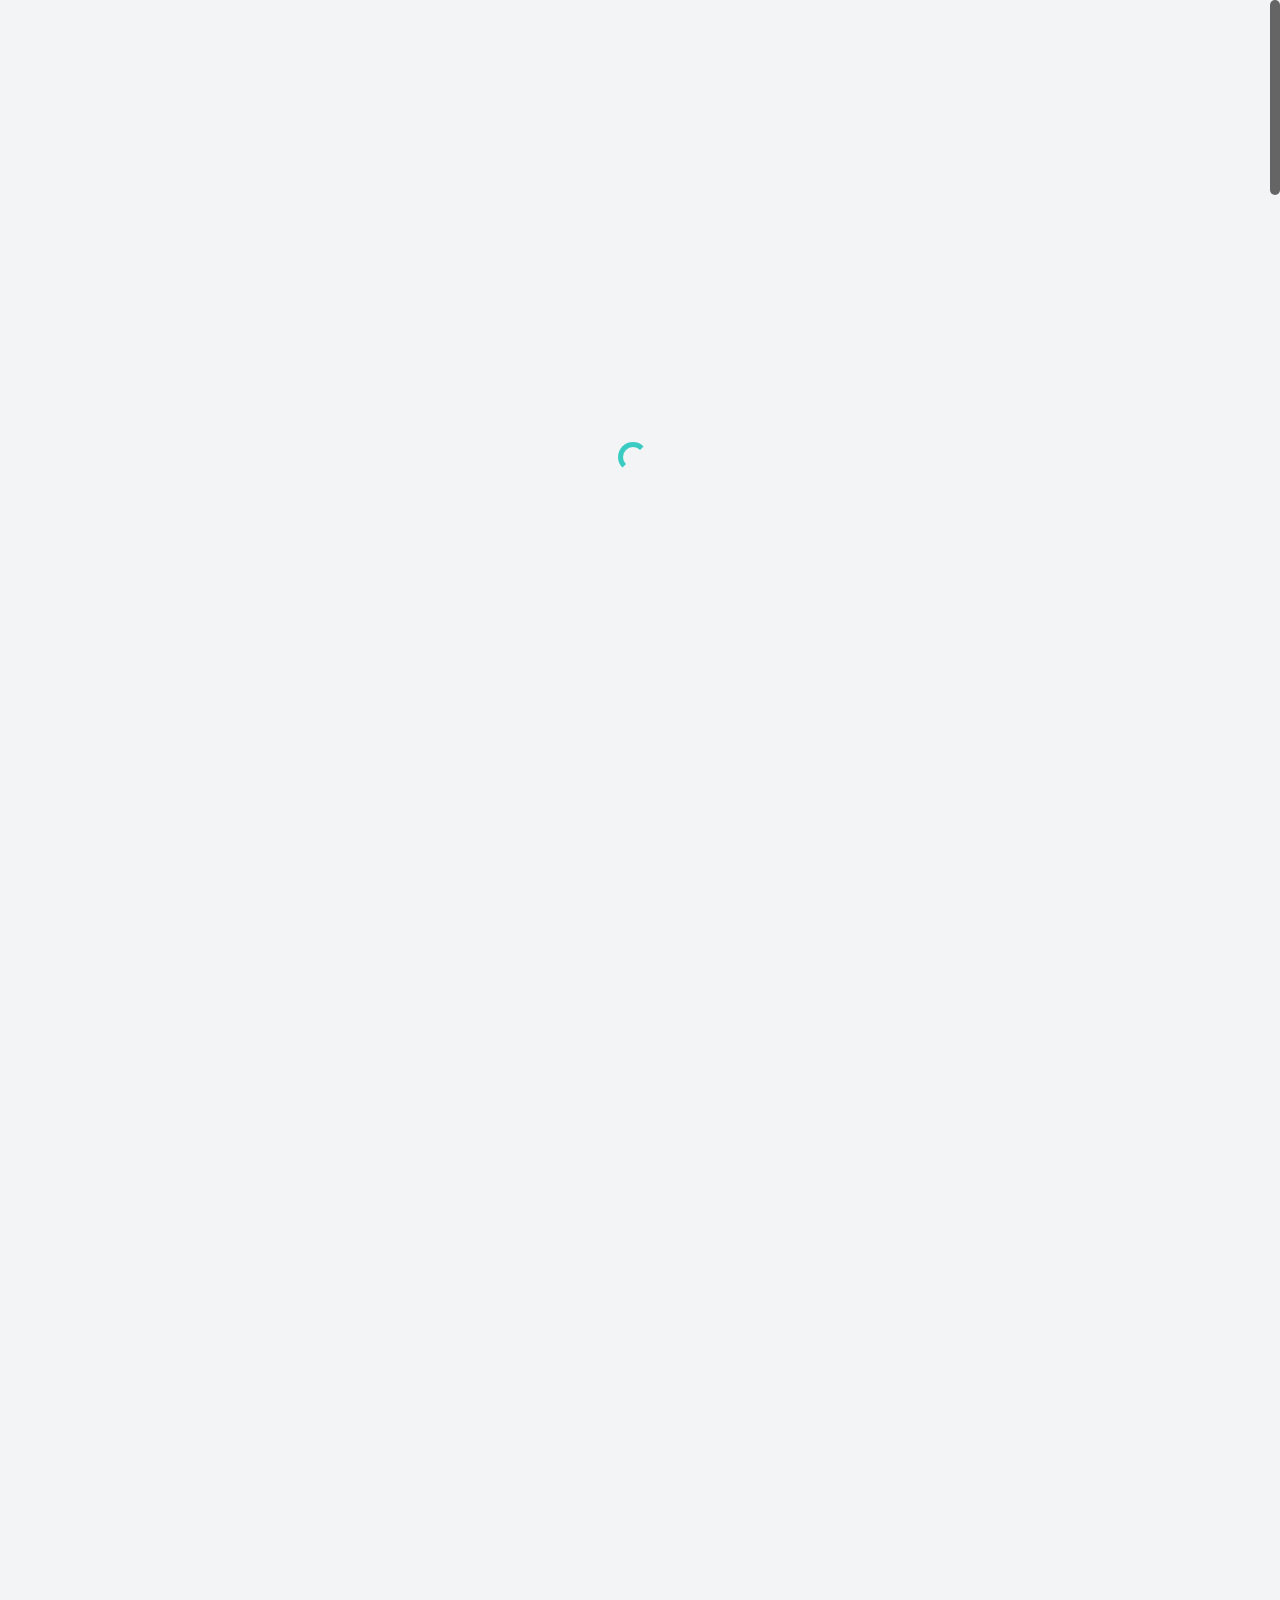
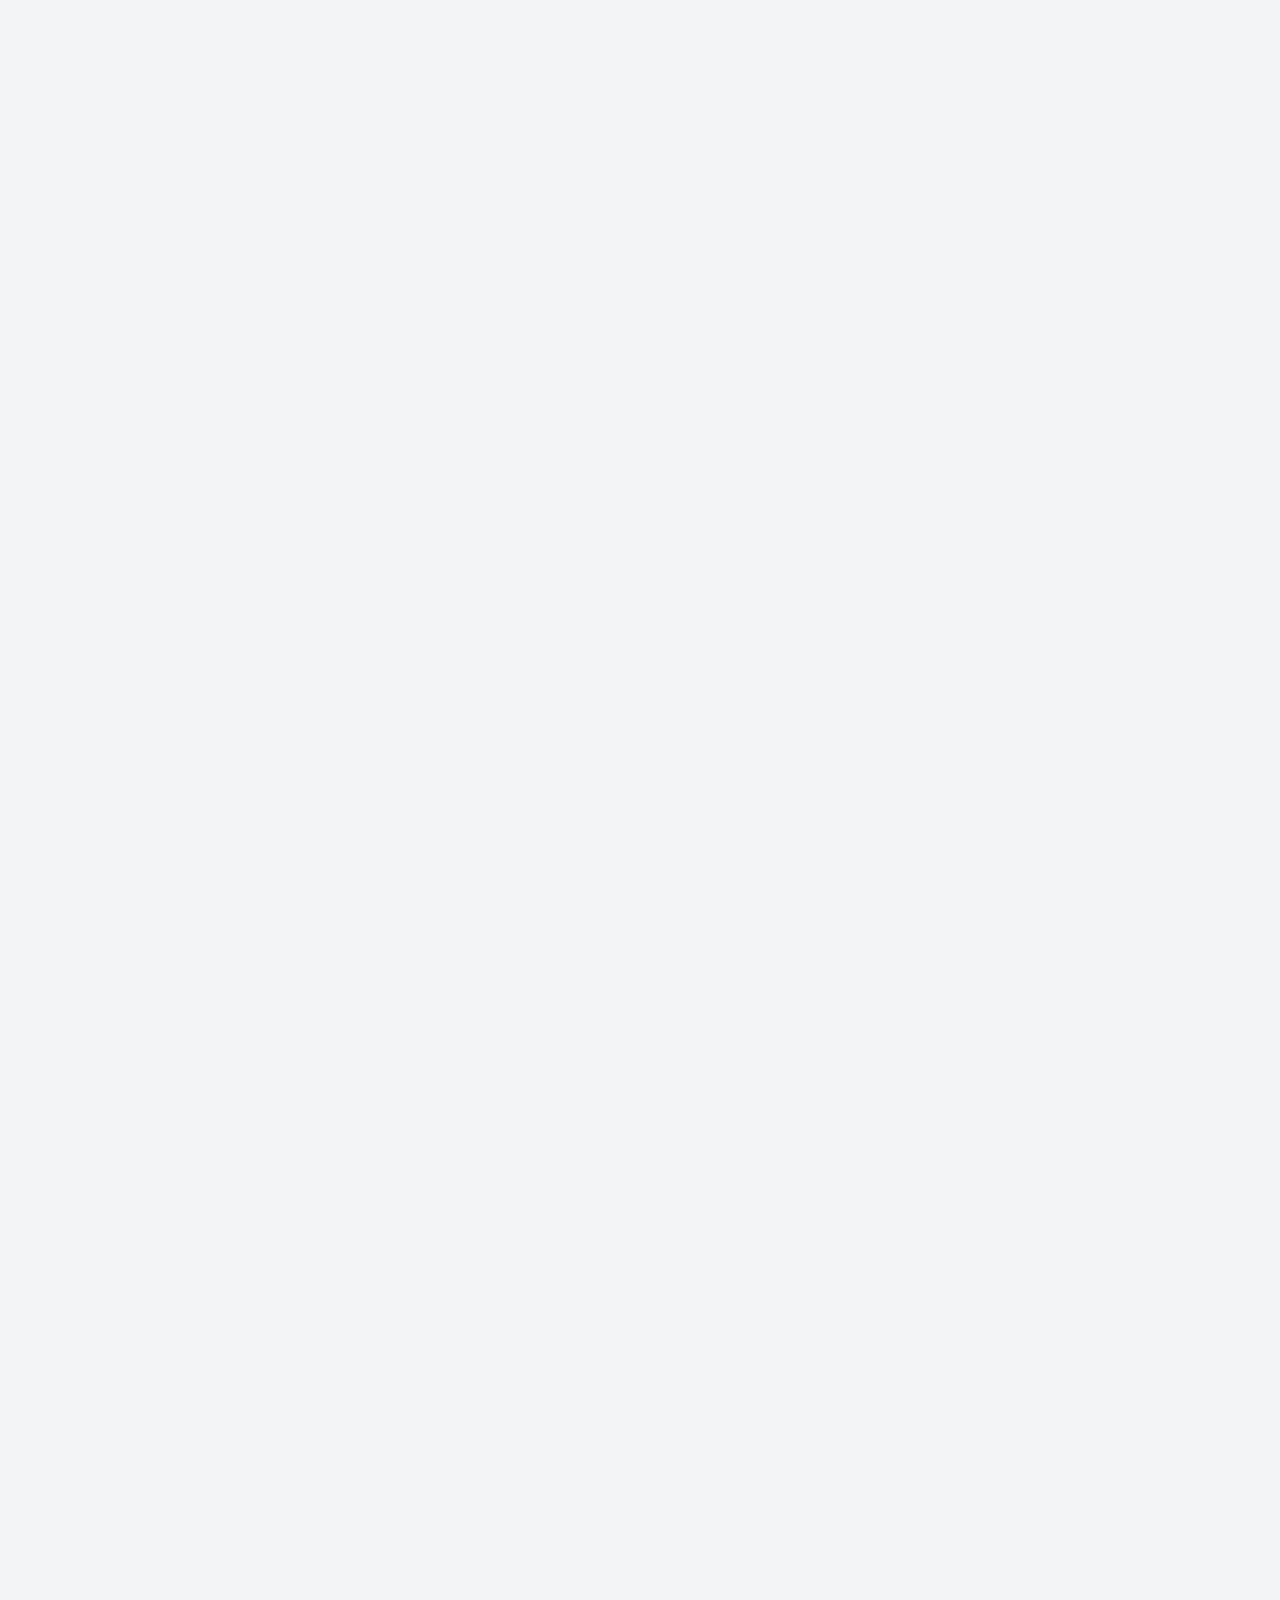
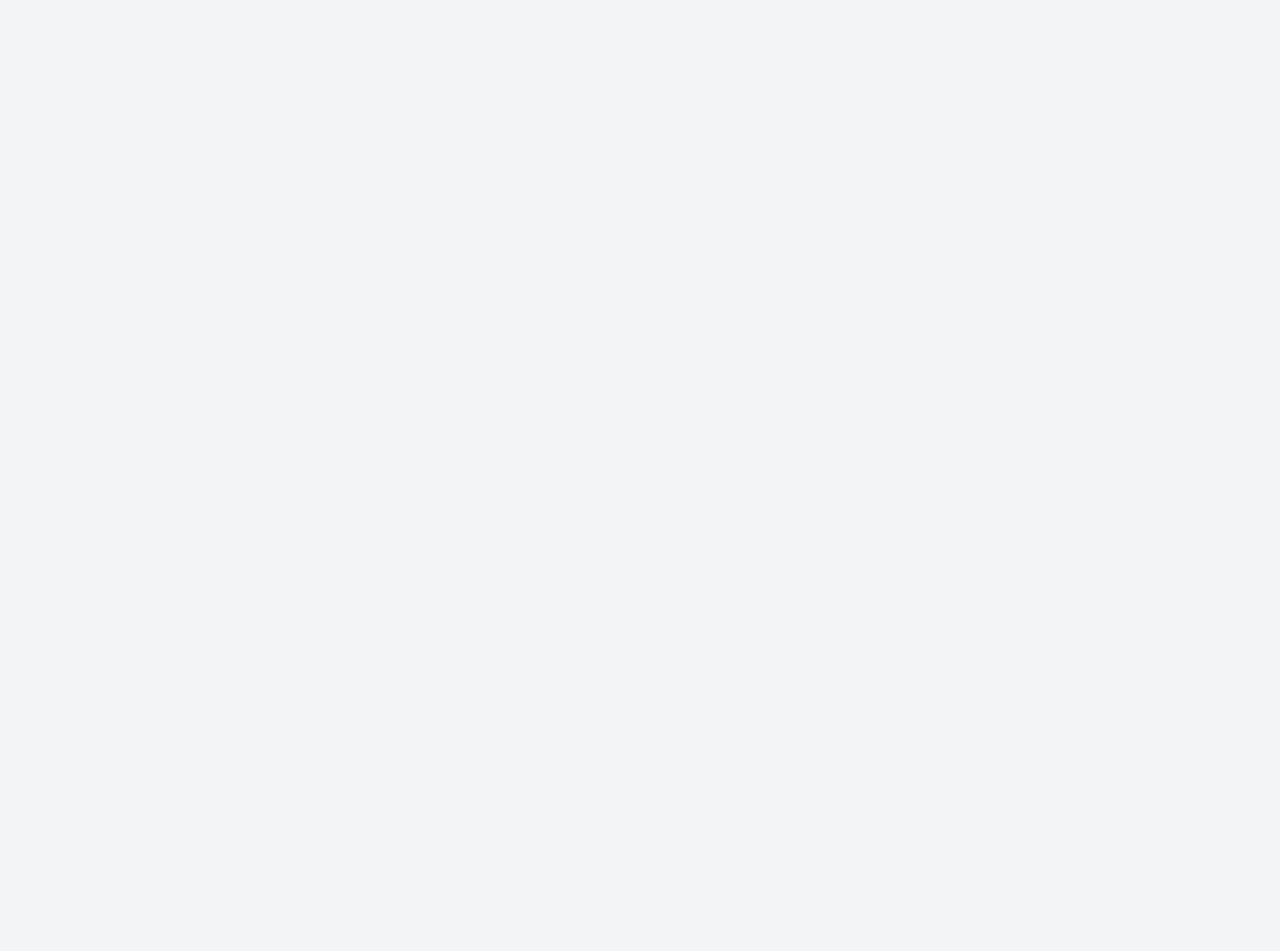
<file: investors.html>
<!DOCTYPE html>
<head>
	<meta http-equiv="content-type" content="text/html;charset=UTF-8" />
	<meta charset="utf-8" />
	<title>Investors &mdash; Equity Arcade</title>
	<meta name="viewport" content="width=device-width, initial-scale=1.0, maximum-scale=1.0, user-scalable=no" />
	<meta content="" name="description" />
	<meta content="" name="author" />

	<link rel="stylesheet" type="text/css" href="assets/plugins/owl-carousel/owl.carousel.css" />
	<link rel="stylesheet" type="text/css" href="assets/plugins/owl-carousel/owl.theme.css" />
	<link rel="stylesheet" type="text/css" href="assets/plugins/headereffects/css/component.css" />
	<link rel="stylesheet" type="text/css" href="assets/plugins/headereffects/css/normalize.css" />
	<link rel="stylesheet" type="text/css" href="assets/plugins/pace/pace-theme-flash.css" media="screen" />

	<link rel="stylesheet" type="text/css" href="assets/plugins/boostrapv3/css/bootstrap.min.css" />
	<link rel="stylesheet" type="text/css" href="assets/plugins/boostrapv3/css/bootstrap-theme.min.css" />
	<link rel="stylesheet" type="text/css" href="assets/plugins/font-awesome/css/font-awesome.min.css" />

	<link rel="stylesheet" type="text/css" href="assets/css/style.css" />
	<link rel="stylesheet" type="text/css" href="assets/css/style-ea.css" />
	<link rel="stylesheet" type="text/css" href="assets/css/magic_space.css" />
	<link rel="stylesheet" type="text/css" href="assets/css/responsive.css" />
	<link rel="stylesheet" type="text/css" href="assets/css/animate.min.css" />

	<script type="text/javascript" src="assets/plugins/jquery-1.8.3.min.js"></script>

	<script type="text/javascript" src="assets/plugins/rs-plugin/js/jquery.themepunch.plugins.min.js"></script>
	<script type="text/javascript" src="assets/plugins/rs-plugin/js/jquery.themepunch.revolution.min.js"></script>
	<link rel="stylesheet" type="text/css" href="assets/plugins/rs-plugin/css/settings.css" media="screen" />
</head>

<body>

	<div class="main-wrapper">

		<header id="ha-header" class="ha-header ha-header-color">
			<div class="ha-header-perspective">
				<div class="ha-header-front navbar navbar-default">
					<div class="container">
						<div class="compressed">
							<div class="navbar-header">
								<button data-target=".navbar-collapse" data-toggle="collapse" class="navbar-toggle" type="button">
									<span class="sr-only">Toggle navigation</span>
									<span class="icon-bar"></span>
									<span class="icon-bar"></span>
									<span class="icon-bar"></span>
								</button>
								<a href="index.html" class="navbar-brand compressed"><img src="assets/img/ea-logo.png" data-src="assets/img/ea-logo.png" data-src-retina="assets/img/ea-logo-2x.png" width="200" height="26" alt="EquityArcade" /></a>
							</div>
							<div class="navbar-collapse collapse">
								<ul class="nav navbar-nav">
									<li><a href="investors.html" class="active">Investors</a></li>
									<li><a href="startups.html">Startups</a></li>
									<li><a href="projects.html">Projects</a></li>
									<li><a href="http://equityarcade.com/" target="_blank">Blog</a></li>
								</ul>
								<ul class="nav navbar-nav navbar-right">
									<li><a href="#" class="important" data-toggle="modal" data-target="#modal-register">Register</a></li>
									<li><a href="#" data-toggle="modal" data-target="#modal-sign-in">Sign In</a></li>
								</ul>
							</div>
						</div>
					</div>
				</div>
			</div>
		</header>

		<div class="section black m-t-60 investors-top-banner">
			<div class="container">
				<div class="row p-t-50 p-b-50">
					<h2 class="text-center all-caps font-montserrat text-white">Investors</h2>
					<h3 class="text-center font-opensans text-white">
						Lorem ipsum dolor sit amet, consectetur adipisicing elit.
						<br>
						Ipsum est ratione minima accusamus consectetur.
					</h3>
					<div class="m-t-30 text-center">
						<a href="#" class="btn btn-outline btn-outline-red btn-lg all-caps btn-large" data-toggle="modal" data-target="#modal-register">Open Account and Invest</a>
					</div>
				</div>
			</div>
		</div>

		<div class="section white">
			<div class="container">
				<div class="row p-t-60 p-b-60">
					<h2 class="text-center all-caps font-montserrat">
						Heading About The Process for Investors
					</h2>
					<div class="row m-t-30">
						<div class="col-xs-12 col-md-3 text-center">
							<div class="step-number">1</div>
							<div class="step-title">Register</div>
							<div class="step-description">
								Lorem ipsum dolor sit amet, consectetur adipisicing elit.
								Ipsum est ratione minima accusamus consectetur.
							</div>
						</div>
						<div class="col-xs-12 col-md-3 text-center">
							<div class="step-number">2</div>
							<div class="step-title">Review & Sign</div>
							<div class="step-description">
								Lorem ipsum dolor sit amet, consectetur adipisicing elit.
								Ipsum est ratione minima accusamus consectetur.
							</div>
						</div>
						<div class="col-xs-12 col-md-3 text-center">
							<div class="step-number">3</div>
							<div class="step-title">Browse Games</div>
							<div class="step-description">
								Lorem ipsum dolor sit amet, consectetur adipisicing elit.
								Ipsum est ratione minima accusamus consectetur.
							</div>
						</div>
						<div class="col-xs-12 col-md-3 text-center">
							<div class="step-number">4</div>
							<div class="step-title">Invest Money</div>
							<div class="step-description">
								Lorem ipsum dolor sit amet, consectetur adipisicing elit.
								Ipsum est ratione minima accusamus consectetur.
							</div>
						</div>
					</div>
				</div>
			</div>
		</div>

		<div class="section investors-section">
			<div class="container">
				<div class="row p-t-40 p-b-40" data-ride="animated" data-animation="fadeIn" data-delay="300">
					<div class="col-xs-12 col-md-6 bg-investors-1">
						<img src="content/investors/bg-investors-1.jpg" alt="" class="img-responsive">
					</div>
					<div class="col-xs-12 col-md-6">
						<h2 class="">Process Overview</h2>
						<p class="font-opensans font-15px">
							Lorem ipsum dolor sit amet, consectetur adipisicing elit. Quidem recusandae, quia quibusdam vel consectetur quis enim, velit quo, accusantium alias repellat sed. Suscipit sed tempore, eaque commodi tenetur rerum voluptates.
							<br>
							Provident, placeat, repudiandae! Vitae error inventore, ipsa voluptatum similique facere sit ab cumque, libero! Tempore vel veniam nobis atque labore sunt corporis. Nisi sapiente, explicabo nulla. Voluptatem omnis libero rerum.
							<br>
							Itaque explicabo maiores ipsa, debitis dolorum aspernatur iusto reprehenderit in non rem facere accusantium, alias. Ipsam amet doloribus pariatur nesciunt facilis quidem suscipit nobis, ea blanditiis odit optio dolorem laborum.
							<br>
							Reprehenderit illum nam est nesciunt culpa consequatur officiis, ipsum animi quibusdam necessitatibus nobis eligendi non. Quidem aperiam incidunt possimus dolore. Atque tenetur dolore distinctio asperiores quae deserunt, sint aliquam, accusamus.
						</p>
					</div>
				</div>
			</div>
		</div>

		<div class="section white investors-section">
			<div class="container">
				<div class="row p-t-40 p-b-40" data-ride="animated" data-animation="fadeIn" data-delay="300">
					<div class="col-xs-12 col-md-6 text-right">
						<h2 class="">Deposit & E-scrow Account</h2>
						<p class="font-opensans font-15px">
							Lorem ipsum dolor sit amet, consectetur adipisicing elit. Quidem recusandae, quia quibusdam vel consectetur quis enim, velit quo, accusantium alias repellat sed. Suscipit sed tempore, eaque commodi tenetur rerum voluptates.
							<br>
							Provident, placeat, repudiandae! Vitae error inventore, ipsa voluptatum similique facere sit ab cumque, libero! Tempore vel veniam nobis atque labore sunt corporis. Nisi sapiente, explicabo nulla. Voluptatem omnis libero rerum.
							<br>
							Itaque explicabo maiores ipsa, debitis dolorum aspernatur iusto reprehenderit in non rem facere accusantium, alias. Ipsam amet doloribus pariatur nesciunt facilis quidem suscipit nobis, ea blanditiis odit optio dolorem laborum.
							<br>
							Reprehenderit illum nam est nesciunt culpa consequatur officiis, ipsum animi quibusdam necessitatibus nobis eligendi non. Quidem aperiam incidunt possimus dolore. Atque tenetur dolore distinctio asperiores quae deserunt, sint aliquam, accusamus.
						</p>
					</div>
					<div class="col-xs-12 col-md-6 bg-investors-1">
						<img src="content/investors/bg-investors-2.jpg" alt="" class="img-responsive">
					</div>
				</div>
			</div>
		</div>

		<div class="section investors-section">
			<div class="container">
				<div class="row p-t-40 p-b-40" data-ride="animated" data-animation="fadeIn" data-delay="300">
					<div class="col-xs-12 col-md-6 bg-investors-1">
						<img src="content/investors/bg-investors-3.jpg" alt="" class="img-responsive">
					</div>
					<div class="col-xs-12 col-md-6">
						<h2 class="">Risks & Benefits</h2>
						<p class="font-opensans font-15px">
							Lorem ipsum dolor sit amet, consectetur adipisicing elit. Quidem recusandae, quia quibusdam vel consectetur quis enim, velit quo, accusantium alias repellat sed. Suscipit sed tempore, eaque commodi tenetur rerum voluptates.
							<br>
							Provident, placeat, repudiandae! Vitae error inventore, ipsa voluptatum similique facere sit ab cumque, libero! Tempore vel veniam nobis atque labore sunt corporis. Nisi sapiente, explicabo nulla. Voluptatem omnis libero rerum.
							<br>
							Itaque explicabo maiores ipsa, debitis dolorum aspernatur iusto reprehenderit in non rem facere accusantium, alias. Ipsam amet doloribus pariatur nesciunt facilis quidem suscipit nobis, ea blanditiis odit optio dolorem laborum.
							<br>
							Reprehenderit illum nam est nesciunt culpa consequatur officiis, ipsum animi quibusdam necessitatibus nobis eligendi non. Quidem aperiam incidunt possimus dolore. Atque tenetur dolore distinctio asperiores quae deserunt, sint aliquam, accusamus.
						</p>
					</div>
				</div>
			</div>
		</div>

		<div class="section white investors-section">
			<div class="container">
				<div class="row p-t-40 p-b-40" data-ride="animated" data-animation="fadeIn" data-delay="300">
					<div class="col-xs-12 col-md-6 text-right">
						<h2 class="">Closing Terms</h2>
						<p class="font-opensans font-15px">
							Lorem ipsum dolor sit amet, consectetur adipisicing elit. Quidem recusandae, quia quibusdam vel consectetur quis enim, velit quo, accusantium alias repellat sed. Suscipit sed tempore, eaque commodi tenetur rerum voluptates.
							<br>
							Provident, placeat, repudiandae! Vitae error inventore, ipsa voluptatum similique facere sit ab cumque, libero! Tempore vel veniam nobis atque labore sunt corporis. Nisi sapiente, explicabo nulla. Voluptatem omnis libero rerum.
							<br>
							Itaque explicabo maiores ipsa, debitis dolorum aspernatur iusto reprehenderit in non rem facere accusantium, alias. Ipsam amet doloribus pariatur nesciunt facilis quidem suscipit nobis, ea blanditiis odit optio dolorem laborum.
							<br>
							Reprehenderit illum nam est nesciunt culpa consequatur officiis, ipsum animi quibusdam necessitatibus nobis eligendi non. Quidem aperiam incidunt possimus dolore. Atque tenetur dolore distinctio asperiores quae deserunt, sint aliquam, accusamus.
						</p>
					</div>
					<div class="col-xs-12 col-md-6 bg-investors-1">
						<img src="content/investors/bg-investors-4.jpg" alt="" class="img-responsive">
					</div>
				</div>
			</div>
		</div>

		<div class="section investors-section">
			<div class="container">
				<div class="row p-t-40 p-b-40" data-ride="animated" data-animation="fadeIn" data-delay="300">
					<div class="col-xs-12 col-md-6 bg-investors-1">
						<img src="content/investors/bg-investors-5.jpg" alt="" class="img-responsive">
					</div>
					<div class="col-xs-12 col-md-6">
						<h2 class="">Questions & Answers</h2>
						<p class="font-opensans font-15px">
							Lorem ipsum dolor sit amet, consectetur adipisicing elit. Quidem recusandae, quia quibusdam vel consectetur quis enim, velit quo, accusantium alias repellat sed. Suscipit sed tempore, eaque commodi tenetur rerum voluptates.
							<br>
							Provident, placeat, repudiandae! Vitae error inventore, ipsa voluptatum similique facere sit ab cumque, libero! Tempore vel veniam nobis atque labore sunt corporis. Nisi sapiente, explicabo nulla. Voluptatem omnis libero rerum.
							<br>
							Itaque explicabo maiores ipsa, debitis dolorum aspernatur iusto reprehenderit in non rem facere accusantium, alias. Ipsam amet doloribus pariatur nesciunt facilis quidem suscipit nobis, ea blanditiis odit optio dolorem laborum.
							<br>
							Reprehenderit illum nam est nesciunt culpa consequatur officiis, ipsum animi quibusdam necessitatibus nobis eligendi non. Quidem aperiam incidunt possimus dolore. Atque tenetur dolore distinctio asperiores quae deserunt, sint aliquam, accusamus.
						</p>
					</div>
				</div>
			</div>
		</div>

		<div class="section white investors-section">
			<div class="container">
				<div class="row p-t-40 p-b-40" data-ride="animated" data-animation="fadeIn" data-delay="300">
					<div class="col-xs-12 col-md-6 text-right">
						<h2 class="">Educational Materials</h2>
						<p class="font-opensans font-15px">
							Lorem ipsum dolor sit amet, consectetur adipisicing elit. Quidem recusandae, quia quibusdam vel consectetur quis enim, velit quo, accusantium alias repellat sed. Suscipit sed tempore, eaque commodi tenetur rerum voluptates.
							<br>
							Provident, placeat, repudiandae! Vitae error inventore, ipsa voluptatum similique facere sit ab cumque, libero! Tempore vel veniam nobis atque labore sunt corporis. Nisi sapiente, explicabo nulla. Voluptatem omnis libero rerum.
							<br>
							Itaque explicabo maiores ipsa, debitis dolorum aspernatur iusto reprehenderit in non rem facere accusantium, alias. Ipsam amet doloribus pariatur nesciunt facilis quidem suscipit nobis, ea blanditiis odit optio dolorem laborum.
							<br>
							Reprehenderit illum nam est nesciunt culpa consequatur officiis, ipsum animi quibusdam necessitatibus nobis eligendi non. Quidem aperiam incidunt possimus dolore. Atque tenetur dolore distinctio asperiores quae deserunt, sint aliquam, accusamus.
						</p>
					</div>
					<div class="col-xs-12 col-md-6 bg-investors-1">
						<img src="content/investors/bg-investors-6.jpg" alt="" class="img-responsive">
					</div>
				</div>
			</div>
		</div>

		<div class="section grey">
			<div class="container">
				<div class="p-t-60 p-b-60">

					<div class="text-center">
						<a href="#" class="btn btn-danger btn-lg btn-large all-caps text-white all-caps font-montserrat font-500" data-toggle="modal" data-target="#modal-register">Register and Invest</a>
					</div>

				</div>
			</div>
		</div>

		<div class="section aqua">
			<div class="container">
				<div class="p-t-40 p-b-40">
					<div class="row">
						<div class="col-md-8 col-md-offset-2">
							<h2 class="text-center text-white">Subscribe to <span class="semi-bold">EquityArcade Newsletter</span></h2>
							<h3 class="text-center text-white m-b-30">Newsletter slogan goes here...</span></h3>
							<div class="row form-row">
								<div class="col-md-6 col-md-offset-2 no-padding col-sm-6 col-sm-offset-2 col-xs-10 col-xs-offset-1">
									<input name="subscribe_email" id="input_subscribe_email" type="text" class="form-control input-lg font-montserrat font-15px" placeholder="Your e-mail address">
								</div>
								<div class="col-md-4 col-sm-4 col-xs-4 xs-p-l-10">
									<button type="button" class="btn btn-large btn-white font-montserrat font-500 all-caps">Subscribe</button>
								</div>	
							</div>
						</div>
					</div>
				</div>
			</div>
		</div>

		<div class="section black footer">
			<div class="container">
				<div class="p-t-40 p-b-50">
					<div class="row">
						<div class="col-md-3 col-lg-3 col-sm-3 col-xs-12 xs-m-b-20">
							<h4 class="text-white semi-bold font-montserrat">EQUITYARCADE</h4>
							<ul>
								<li><a href="#" class="non-clickable">Profile and Team</a></li>
								<li><a href="#" class="non-clickable">Careers</a></li>
								<li><a href="#" class="non-clickable">Contact Us</a></li>
								<li><a href="http://equityarcade.com/" target="_blank">EA Blog</a></li>
								<li><a href="#" class="non-clickable">Help and Support</a></li>
							</ul>
						</div>
						<div class="col-md-3 col-lg-3 col-sm-3 col-xs-12 xs-m-b-20">
							<h4 class="text-white semi-bold font-montserrat">INVESTORS</h4>
							<ul>
								<li><a href="#" class="non-clickable">Register an Account</a></li>
								<li><a href="#" class="non-clickable">Overview and Process</a></li>
								<li><a href="#" class="non-clickable">Closing Terms</a></li>
								<li><a href="#" class="non-clickable">Benefits and Risks</a></li>
								<li><a href="#" class="non-clickable">Questions and Answers</a></li>
								<li><a href="#" class="non-clickable">Educational Documents</a></li>
							</ul>
						</div>
						<div class="col-md-3 col-lg-3 col-sm-3 col-xs-12 xs-m-b-20">
							<h4 class="text-white semi-bold font-montserrat">STARTUPS</h4>
							<ul>
								<li><a href="projects.html">Browse Projects</a></li>
								<li><a href="#" class="non-clickable">Create a Project</a></li>
								<li><a href="#" class="non-clickable">Overview and Process</a></li>
								<li><a href="#" class="non-clickable">Requirements</a></li>
								<li><a href="#" class="non-clickable">Terms and Risks</a></li>
								<li><a href="#" class="non-clickable">Questions and Answers</a></li>
								<li><a href="#" class="non-clickable">Educational Documents</a></li>
							</ul>
						</div>
						<div class="col-md-3 col-lg-3 col-sm-3 col-xs-12 xs-m-b-20">
							<img src="assets/img/ea-logo-white-2x.png" width="150"><br>
							<br>
							<br>
							<p class="copyright font-montserrat">&copy; 2015 EquityArcade.<br>All rights reserved.</p>
							<p class="copyright font-montserrat">120 Wall Street, 25th Floor<br>New York, NY 10005</p>
							<p class="copyright font-montserrat semi-bold">212-123-4567 <br> <a href="#" class="text-aqua non-clickable">info@equityarcade.com</a></p>
						</div>
					</div>
				</div>
			</div>
		</div>

	</div>

	<div class="modal fade" id="modal-register" tabindex="-1" role="dialog" aria-labelledby="modal-register-label" aria-hidden="true">
		<div class="modal-dialog">
			<div class="modal-content">
				<div class="modal-header">
					<button type="button" class="close" data-dismiss="modal" aria-label="Close"><span aria-hidden="true">&times;</span></button>
					<h4 class="modal-title semi-bold text-center">Register an Account</h4>
				</div>
				<div class="modal-body">
					<div>
						<div class="tabbable-line">
							<ul class="nav nav-tabs" id="modal-register-tab-content">
								<li class="half active"><a href="#modal-register-investor" data-toggle="tab">I am an Investor</a></li>
								<li class="half"><a href="#modal-register-startup" data-toggle="tab">I am a Startup</a></li>
							</ul>
						</div>
					</div>
					<div class="tab-content m-t-30">
						<div class="tab-pane active" id="modal-register-investor">
							<div class="radio">
								<div class="row">
									<div class="col-xs-12 col-md-6">
										<input type="radio" name="account_type" id="account_type_individual" value="individual" checked="checked">
										<label for="account_type_individual" class="all-caps">Individual Account</label>
									</div>
									<div class="col-xs-12 col-md-6">
										<input type="radio" name="account_type" id="account_type_joint" value="joint">
										<label for="account_type_joint" class="all-caps">Joint Account</label>
									</div>
								</div>
							</div>
							<div class="row m-t-20">
								<div class="col-xs-12 col-md-6">
									<div class="form-group">
										<label class="form-label">First Name</label>
										<input type="text" class="form-control" placeholder="">
									</div>
								</div>
								<div class="col-xs-12 col-md-6">
									<div class="form-group">
										<label class="form-label">Last Name</label>
										<input type="text" class="form-control" placeholder="">
									</div>
								</div>
							</div>
							<div class="row">
								<div class="col-xs-12 col-md-12">
									<div class="form-group">
										<label class="form-label">E-mail Address</label>
										<input type="email" class="form-control" placeholder="">
									</div>
								</div>
							</div>
							<div class="row">
								<div class="col-xs-12 col-md-6">
									<div class="form-group">
										<label class="form-label">Password</label>
										<input type="password" class="form-control" placeholder="">
									</div>
								</div>
								<div class="col-xs-12 col-md-6">
									<div class="form-group">
										<label class="form-label">Password Confirmation</label>
										<input type="password" class="form-control" placeholder="">
									</div>
								</div>
							</div>
							<div class="row">
								<div class="col-xs-12 col-md-12">
									<div class="checkbox check-primary">
										<input id="checkbox1" type="checkbox" value="1" checked="checked">
										<label for="checkbox1">Agreed to Terms and Conditions, Policies, etc...</label>
									</div>
								</div>
							</div>
							<div class="m-t-20 text-center">
								<a href="investor_dashboard.html" class="btn btn-primary btn-cons">Register</a>
							</div>
						</div>
						<div class="tab-pane" id="modal-register-startup">
							<div class="row m-t-20">
								<div class="col-xs-12 col-md-12">
									<div class="form-group">
										<label class="form-label">Business Name</label>
										<input type="text" class="form-control" placeholder="">
									</div>
								</div>
							</div>
							<div class="row">
								<div class="col-xs-12 col-md-6">
									<div class="form-group">
										<label class="form-label">First Name</label>
										<input type="text" class="form-control" placeholder="">
									</div>
								</div>
								<div class="col-xs-12 col-md-6">
									<div class="form-group">
										<label class="form-label">Last Name</label>
										<input type="text" class="form-control" placeholder="">
									</div>
								</div>
							</div>
							<div class="row">
								<div class="col-xs-12 col-md-12">
									<div class="form-group">
										<label class="form-label">E-mail Address</label>
										<input type="email" class="form-control" placeholder="">
									</div>
								</div>
							</div>
							<div class="row">
								<div class="col-xs-12 col-md-6">
									<div class="form-group">
										<label class="form-label">Password</label>
										<input type="password" class="form-control" placeholder="">
									</div>
								</div>
								<div class="col-xs-12 col-md-6">
									<div class="form-group">
										<label class="form-label">Password Confirmation</label>
										<input type="password" class="form-control" placeholder="">
									</div>
								</div>
							</div>
							<div class="row">
								<div class="col-xs-12 col-md-12">
									<div class="checkbox check-primary">
										<input id="checkbox1" type="checkbox" value="1" checked="checked">
										<label for="checkbox1">Agreed to Terms and Conditions, Policies, etc...</label>
									</div>
								</div>
							</div>
							<div class="m-t-20 text-center">
								<a href="startup_dashboard.html" class="btn btn-primary btn-cons">Register</a>
							</div>
						</div>
					</div>
				</div>
			</div>
		</div>
	</div>

	<div class="modal fade" id="modal-sign-in" tabindex="-1" role="dialog" aria-labelledby="modal-sign-in-label" aria-hidden="true">
		<div class="modal-dialog">
			<div class="modal-content">
				<div class="modal-header">
					<button type="button" class="close" data-dismiss="modal" aria-label="Close"><span aria-hidden="true">&times;</span></button>
					<h4 class="modal-title semi-bold text-center">Please Sign In</h4>
				</div>
				<div class="modal-body">
					<div class="row m-t-40">
						<div class="col-md-8 col-md-offset-2">
							<input type="email" class="form-control input-lg text-center font-15px" placeholder="E-mail Address">
						</div>
					</div>
					<div class="row m-t-10">
						<div class="col-md-8 col-md-offset-2">
							<input type="password" class="form-control input-lg text-center font-15px" placeholder="Password">
						</div>
					</div>
					<div class="m-t-20 text-center semi-bold">
						<a href="investor_dashboard.html" class="btn btn-primary btn-cons m-r-10">Sign In (as an Investor)</a>
						<a href="startup_dashboard.html" class="btn btn-primary btn-cons">Sign In (as a Startup)</a>
						<div class="m-t-40 m-b-10 all-caps font-montserrat">
							<a href="#" class="btn btn-link font-montserrat font-12px link-light" id="link-action-register-an-account">Register an Account</a>
						</div>
					</div>
				</div>
			</div>
		</div>
	</div>

	<script type="text/javascript" src="assets/plugins/boostrapv3/js/bootstrap.min.js"></script>
	<script type="text/javascript" src="assets/plugins/pace/pace.min.js"></script>
	<script type="text/javascript" src="assets/plugins/jquery-unveil/jquery.unveil.min.js"></script> 
	<script type="text/javascript" src="assets/plugins/owl-carousel/owl.carousel.min.js"></script>
	<script type="text/javascript" src="assets/plugins/waypoints.min.js"></script>
	<script type="text/javascript" src="assets/plugins/parrallax/js/jquery.parallax-1.1.3.js"></script>
	<script type="text/javascript" src="assets/plugins/jquery-nicescroll/jquery.nicescroll.min.js"></script>
	<script type="text/javascript" src="assets/plugins/jquery-appear/jquery.appear.js"></script>
	<script type="text/javascript" src="assets/plugins/jquery-numberAnimate/jquery.animateNumbers.js"></script> 
	<script type="text/javascript" src="assets/js/core.js"></script>

</body>

</html>
</file>
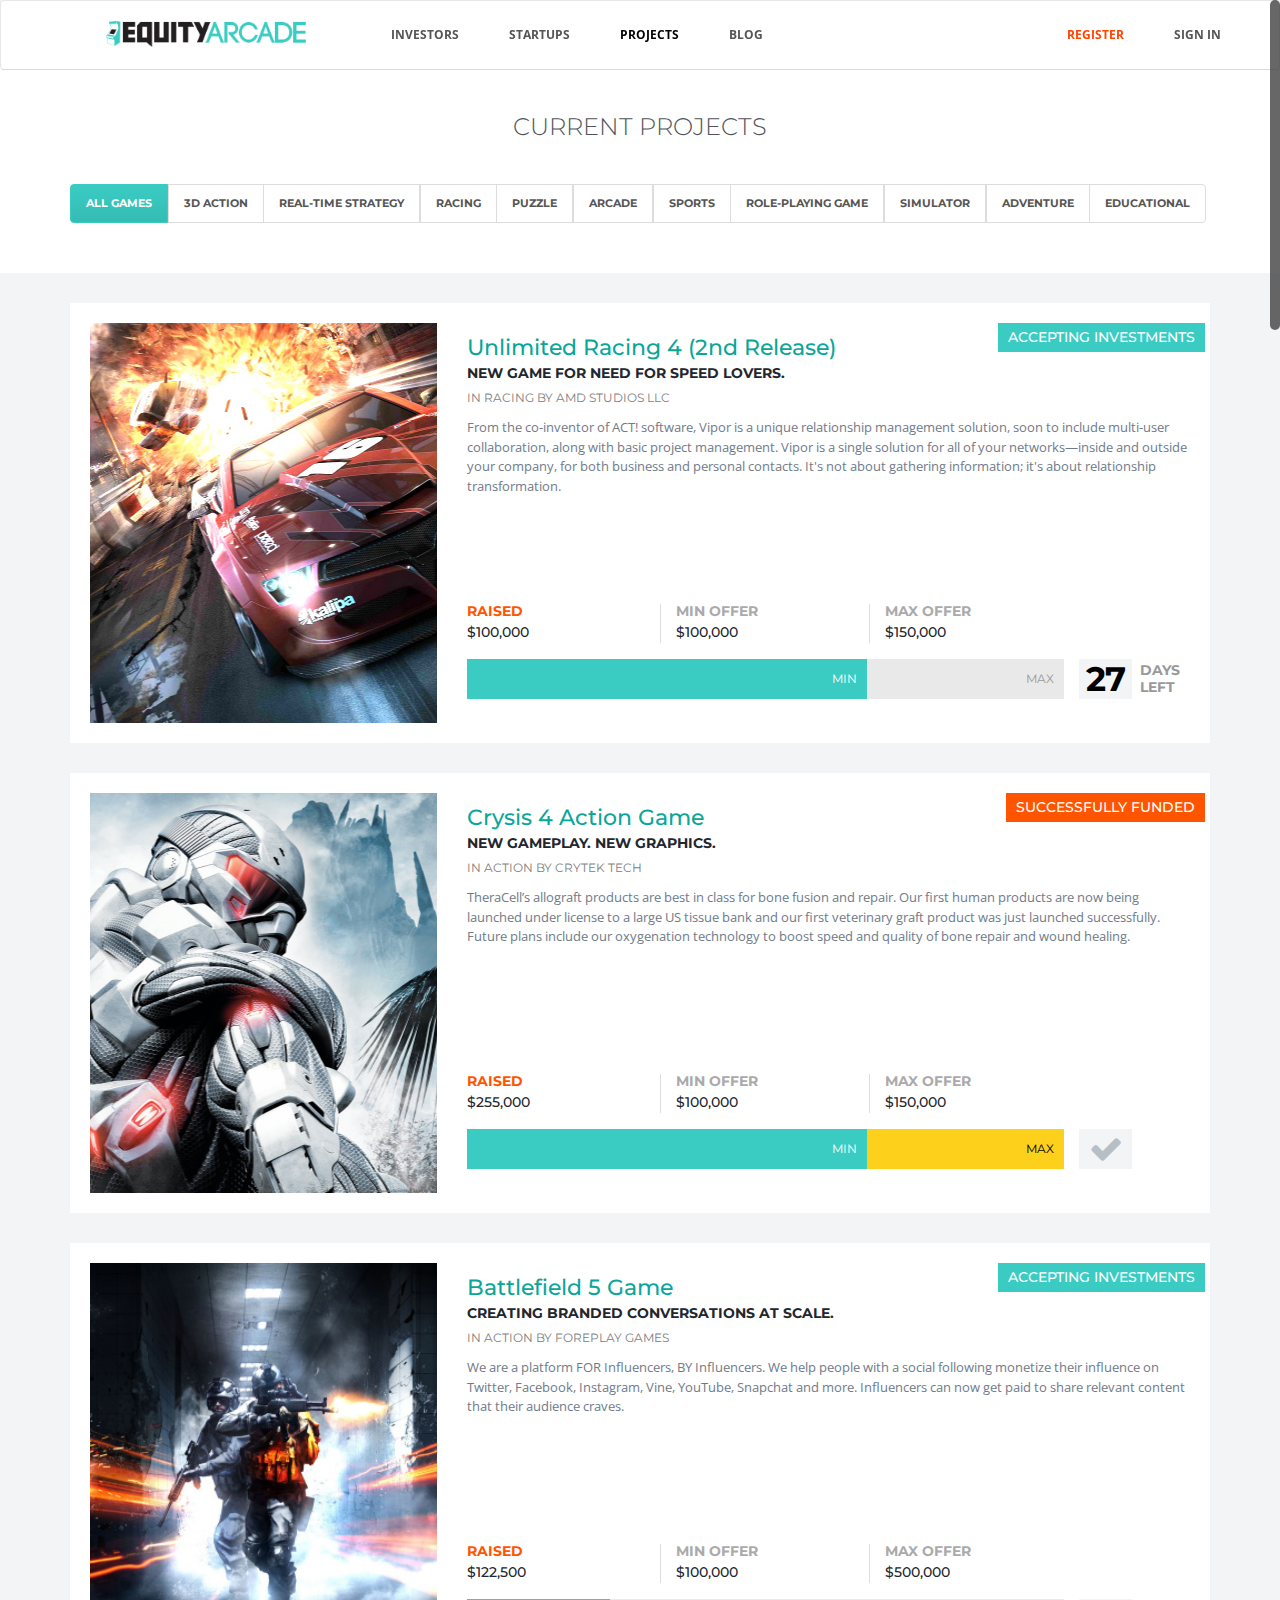
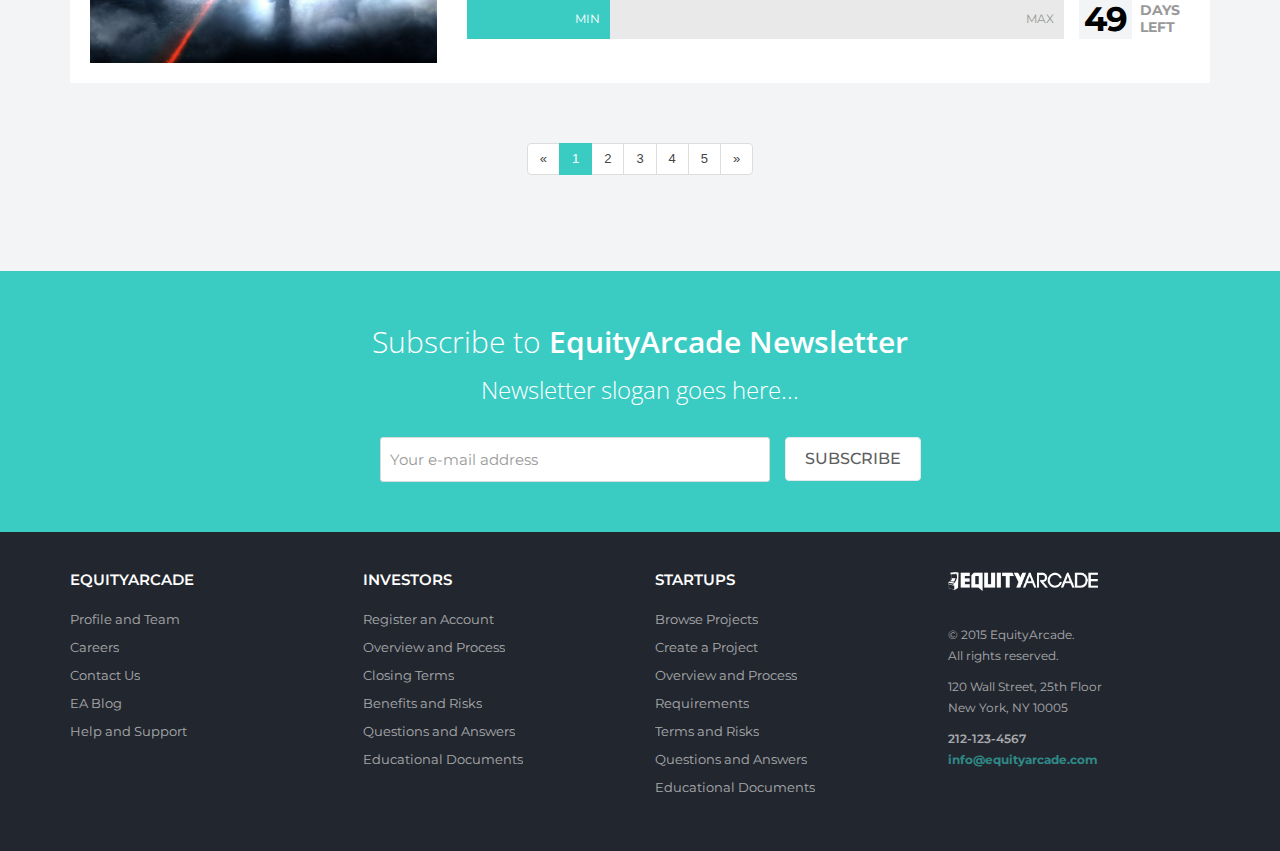
<file: projects.html>
<!DOCTYPE html>
<head>
	<meta http-equiv="content-type" content="text/html;charset=UTF-8" />
	<meta charset="utf-8" />
	<title>Current Projects &mdash; Equity Arcade</title>
	<meta name="viewport" content="width=device-width, initial-scale=1.0, maximum-scale=1.0, user-scalable=no" />
	<meta content="" name="description" />
	<meta content="" name="author" />

	<link rel="stylesheet" type="text/css" href="assets/plugins/owl-carousel/owl.carousel.css" />
	<link rel="stylesheet" type="text/css" href="assets/plugins/owl-carousel/owl.theme.css" />
	<link rel="stylesheet" type="text/css" href="assets/plugins/headereffects/css/component.css" />
	<link rel="stylesheet" type="text/css" href="assets/plugins/headereffects/css/normalize.css" />
	<link rel="stylesheet" type="text/css" href="assets/plugins/pace/pace-theme-flash.css" media="screen" />

	<link rel="stylesheet" type="text/css" href="assets/plugins/boostrapv3/css/bootstrap.min.css" />
	<link rel="stylesheet" type="text/css" href="assets/plugins/boostrapv3/css/bootstrap-theme.min.css" />
	<link rel="stylesheet" type="text/css" href="assets/plugins/font-awesome/css/font-awesome.min.css" />

	<link rel="stylesheet" type="text/css" href="assets/css/style.css" />
	<link rel="stylesheet" type="text/css" href="assets/css/style-ea.css" />
	<link rel="stylesheet" type="text/css" href="assets/css/magic_space.css" />
	<link rel="stylesheet" type="text/css" href="assets/css/responsive.css" />
	<link rel="stylesheet" type="text/css" href="assets/css/animate.min.css" />

	<script type="text/javascript" src="assets/plugins/jquery-1.8.3.min.js"></script>

	<script type="text/javascript" src="assets/plugins/rs-plugin/js/jquery.themepunch.plugins.min.js"></script>
	<script type="text/javascript" src="assets/plugins/rs-plugin/js/jquery.themepunch.revolution.min.js"></script>
	<link rel="stylesheet" type="text/css" href="assets/plugins/rs-plugin/css/settings.css" media="screen" />
</head>

<body>

	<div class="main-wrapper">

		<header id="ha-header" class="ha-header ha-header-color">
			<div class="ha-header-perspective">
				<div class="ha-header-front navbar navbar-default">
					<div class="container">
						<div class="compressed">
							<div class="navbar-header">
								<button data-target=".navbar-collapse" data-toggle="collapse" class="navbar-toggle" type="button">
									<span class="sr-only">Toggle navigation</span>
									<span class="icon-bar"></span>
									<span class="icon-bar"></span>
									<span class="icon-bar"></span>
								</button>
								<a href="index.html" class="navbar-brand compressed"><img src="assets/img/ea-logo.png" data-src="assets/img/ea-logo.png" data-src-retina="assets/img/ea-logo-2x.png" width="200" height="26" alt="EquityArcade" /></a>
							</div>
							<div class="navbar-collapse collapse">
								<ul class="nav navbar-nav">
									<li><a href="investors.html">Investors</a></li>
									<li><a href="startups.html">Startups</a></li>
									<li><a href="projects.html" class="active">Projects</a></li>
									<li><a href="http://equityarcade.com/" target="_blank">Blog</a></li>
								</ul>
								<ul class="nav navbar-nav navbar-right">
									<li><a href="#" class="important" data-toggle="modal" data-target="#modal-register">Register</a></li>
									<li><a href="#" data-toggle="modal" data-target="#modal-sign-in">Sign In</a></li>
								</ul>
							</div>
						</div>
					</div>
				</div>
			</div>
		</header>

		<div class="section white m-t-60">
			<div class="container">
				<div class="row p-t-40 p-b-30">
					<h3 class="text-center all-caps font-montserrat">
						Current Projects
					</h3>

					<div class="col-xs-12 text-center">
						<div class="list-group list-group-horizontal m-t-30">
							<a href="#" class="list-group-item active">All Games</a>
							<a href="#" class="list-group-item">3D Action</a>
							<a href="#" class="list-group-item">Real-Time Strategy</a>
							<a href="#" class="list-group-item">Racing</a>
							<a href="#" class="list-group-item">Puzzle</a>
							<a href="#" class="list-group-item">Arcade</a>
							<a href="#" class="list-group-item">Sports</a>
							<a href="#" class="list-group-item">Role-Playing Game</a>
							<a href="#" class="list-group-item">Simulator</a>
							<a href="#" class="list-group-item">Adventure</a>
							<a href="#" class="list-group-item">Educational</a>
						</div>
					</div>
				</div>
			</div>
		</div>

		<div class="section grey">
			<div class="container">
				<div class="p-t-30 p-b-40">

					<div class="section white p-t-20 p-r-20 p-b-20 p-l-20 m-b-30 project-preview-item" data-project-id="1">
						<div class="row">
							<div class="col-xs-12 col-md-4 project-preview-item-image">
								<div class="image-inner" style="background-image: url('content/projects/covers/1.jpg');"></div>
							</div>
							<div class="col-xs-12 col-md-8 project-preview-item-details">
								<div class="project-preview-item-badge badge-aqua font-montserrat font-500">
									Accepting Investments
								</div>
								<h2 class="text-success">
									<a href="#">Unlimited Racing 4 (2nd Release)</a>
								</h2>
								<h3>New game for Need for Speed lovers.</h3>
								<h4>In Racing by AMD Studios LLC</h4>
								<div class="project-preview-item-description">
									<p>From the co-inventor of ACT! software, Vipor is a unique relationship management solution, soon to include multi-user collaboration, along with basic project management. Vipor is a single solution for all of your networks—inside and outside your company, for both business and personal contacts. It's not about gathering information; it's about relationship transformation.</p>
								</div>
								<div class="project-preview-item-stats">
									<div class="row">
										<div class="col-xs-12 col-md-10">
											<div class="stats-numbers">
												<div class="row">
													<div class="col-xs-12 col-md-4 right-border">
														<p class="text-red">Raised</p> $100,000
													</div>
													<div class="col-xs-12 col-md-4 right-border">
														<p>Min Offer</p> $100,000
													</div>
													<div class="col-xs-12 col-md-4">
														<p>Max Offer</p> $150,000
													</div>
												</div>
											</div>
											<div class="stats-progress-bar">
												<div class="progress">
													<div class="progress-bar progress-bar-aqua" style="width: 67%;">MIN</div>
													<div class="progress-bar progress-bar-light" style="width: 33%;">MAX</div>
												</div>
											</div>
										</div>
										<div class="col-xs-12 col-md-2">
											<div class="stats-days-left">
												<div class="row">
													<div class="col-xs-5">27</div>
													<div class="col-xs-7">DAYS<br>LEFT</div>
												</div>
											</div>
										</div>
									</div>
								</div>
							</div>
						</div>
					</div>

					<div class="section white p-t-20 p-r-20 p-b-20 p-l-20 m-b-30 project-preview-item" data-project-id="1">
						<div class="row">
							<div class="col-xs-12 col-md-4 project-preview-item-image">
								<div class="image-inner" style="background-image: url('content/projects/covers/2.jpg');"></div>
							</div>
							<div class="col-xs-12 col-md-8 project-preview-item-details">
								<div class="project-preview-item-badge badge-red font-montserrat font-500">
									Successfully Funded
								</div>
								<h2 class="text-success">
									<a href="#">Crysis 4 Action Game</a>
								</h2>
								<h3>New gameplay. New graphics.</h3>
								<h4>In Action by Crytek Tech</h4>
								<div class="project-preview-item-description">
									<p>TheraCell’s allograft products are best in class for bone fusion and repair. Our first human products are now being launched under license to a large US tissue bank and our first veterinary graft product was just launched successfully. Future plans include our oxygenation technology to boost speed and quality of bone repair and wound healing.</p>
								</div>
								<div class="project-preview-item-stats">
									<div class="row">
										<div class="col-xs-12 col-md-10">
											<div class="stats-numbers">
												<div class="row">
													<div class="col-xs-12 col-md-4 right-border">
														<p class="text-red">Raised</p> $255,000
													</div>
													<div class="col-xs-12 col-md-4 right-border">
														<p>Min Offer</p> $100,000
													</div>
													<div class="col-xs-12 col-md-4">
														<p>Max Offer</p> $150,000
													</div>
												</div>
											</div>
											<div class="stats-progress-bar">
												<div class="progress">
													<div class="progress-bar progress-bar-aqua" style="width: 67%;">MIN</div>
													<div class="progress-bar progress-bar-yellow" style="width: 33%;">MAX</div>
												</div>
											</div>
										</div>
										<div class="col-xs-12 col-md-2">
											<div class="stats-days-left">
												<div class="row">
													<div class="col-xs-5"><i class="fa fa-check muted"></i></div>
													<div class="col-xs-7"></div>
												</div>
											</div>
										</div>
									</div>
								</div>
							</div>
						</div>
					</div>

					<div class="section white p-t-20 p-r-20 p-b-20 p-l-20 m-b-30 project-preview-item" data-project-id="1">
						<div class="row">
							<div class="col-xs-12 col-md-4 project-preview-item-image">
								<div class="image-inner" style="background-image: url('content/projects/covers/3.jpg');"></div>
							</div>
							<div class="col-xs-12 col-md-8 project-preview-item-details">
								<div class="project-preview-item-badge badge-aqua font-montserrat font-500">
									Accepting Investments
								</div>
								<h2 class="text-success">
									<a href="#">Battlefield 5 Game</a>
								</h2>
								<h3>Creating Branded Conversations at Scale.</h3>
								<h4>In Action by Foreplay Games</h4>
								<div class="project-preview-item-description">
									<p>We are a platform FOR Influencers, BY Influencers. We help people with a social following monetize their influence on Twitter, Facebook, Instagram, Vine, YouTube, Snapchat and more. Influencers can now get paid to share relevant content that their audience craves.</p>
								</div>
								<div class="project-preview-item-stats">
									<div class="row">
										<div class="col-xs-12 col-md-10">
											<div class="stats-numbers">
												<div class="row">
													<div class="col-xs-12 col-md-4 right-border">
														<p class="text-red">Raised</p> $122,500
													</div>
													<div class="col-xs-12 col-md-4 right-border">
														<p>Min Offer</p> $100,000
													</div>
													<div class="col-xs-12 col-md-4">
														<p>Max Offer</p> $500,000
													</div>
												</div>
											</div>
											<div class="stats-progress-bar">
												<div class="progress">
													<div class="progress-bar progress-bar-aqua" style="width: 24%;">MIN</div>
													<div class="progress-bar progress-bar-light" style="width: 76%;">MAX</div>
												</div>
											</div>
										</div>
										<div class="col-xs-12 col-md-2">
											<div class="stats-days-left">
												<div class="row">
													<div class="col-xs-5">49</div>
													<div class="col-xs-7">DAYS<br>LEFT</div>
												</div>
											</div>
										</div>
									</div>
								</div>
							</div>
						</div>
					</div>

					<div class="text-center m-b-30">
						<nav class="m-t-40">
							<ul class="pagination">
								<li>
									<a href="#" aria-label="Previous">
										<span aria-hidden="true">&laquo;</span>
									</a>
								</li>
								<li class="active"><a href="#">1</a></li>
								<li><a href="#">2</a></li>
								<li><a href="#">3</a></li>
								<li><a href="#">4</a></li>
								<li><a href="#">5</a></li>
								<li>
									<a href="#" aria-label="Next">
										<span aria-hidden="true">&raquo;</span>
									</a>
								</li>
							</ul>
						</nav>
					</div>

				</div>
			</div>
		</div>

		<div class="section aqua">
			<div class="container">
				<div class="p-t-40 p-b-40">
					<div class="row">
						<div class="col-md-8 col-md-offset-2">
							<h2 class="text-center text-white">Subscribe to <span class="semi-bold">EquityArcade Newsletter</span></h2>
							<h3 class="text-center text-white m-b-30">Newsletter slogan goes here...</span></h3>
							<div class="row form-row">
								<div class="col-md-6 col-md-offset-2 no-padding col-sm-6 col-sm-offset-2 col-xs-10 col-xs-offset-1">
									<input name="subscribe_email" id="input_subscribe_email" type="text" class="form-control input-lg font-montserrat font-15px" placeholder="Your e-mail address">
								</div>
								<div class="col-md-4 col-sm-4 col-xs-4 xs-p-l-10">
									<button type="button" class="btn btn-large btn-white font-montserrat font-500 all-caps">Subscribe</button>
								</div>	
							</div>
						</div>
					</div>
				</div>
			</div>
		</div>

		<div class="section black footer">
			<div class="container">
				<div class="p-t-40 p-b-50">
					<div class="row">
						<div class="col-md-3 col-lg-3 col-sm-3 col-xs-12 xs-m-b-20">
							<h4 class="text-white semi-bold font-montserrat">EQUITYARCADE</h4>
							<ul>
								<li><a href="#" class="non-clickable">Profile and Team</a></li>
								<li><a href="#" class="non-clickable">Careers</a></li>
								<li><a href="#" class="non-clickable">Contact Us</a></li>
								<li><a href="http://equityarcade.com/" target="_blank">EA Blog</a></li>
								<li><a href="#" class="non-clickable">Help and Support</a></li>
							</ul>
						</div>
						<div class="col-md-3 col-lg-3 col-sm-3 col-xs-12 xs-m-b-20">
							<h4 class="text-white semi-bold font-montserrat">INVESTORS</h4>
							<ul>
								<li><a href="#" class="non-clickable">Register an Account</a></li>
								<li><a href="#" class="non-clickable">Overview and Process</a></li>
								<li><a href="#" class="non-clickable">Closing Terms</a></li>
								<li><a href="#" class="non-clickable">Benefits and Risks</a></li>
								<li><a href="#" class="non-clickable">Questions and Answers</a></li>
								<li><a href="#" class="non-clickable">Educational Documents</a></li>
							</ul>
						</div>
						<div class="col-md-3 col-lg-3 col-sm-3 col-xs-12 xs-m-b-20">
							<h4 class="text-white semi-bold font-montserrat">STARTUPS</h4>
							<ul>
								<li><a href="projects.html">Browse Projects</a></li>
								<li><a href="#" class="non-clickable">Create a Project</a></li>
								<li><a href="#" class="non-clickable">Overview and Process</a></li>
								<li><a href="#" class="non-clickable">Requirements</a></li>
								<li><a href="#" class="non-clickable">Terms and Risks</a></li>
								<li><a href="#" class="non-clickable">Questions and Answers</a></li>
								<li><a href="#" class="non-clickable">Educational Documents</a></li>
							</ul>
						</div>
						<div class="col-md-3 col-lg-3 col-sm-3 col-xs-12 xs-m-b-20">
							<img src="assets/img/ea-logo-white-2x.png" width="150"><br>
							<br>
							<br>
							<p class="copyright font-montserrat">&copy; 2015 EquityArcade.<br>All rights reserved.</p>
							<p class="copyright font-montserrat">120 Wall Street, 25th Floor<br>New York, NY 10005</p>
							<p class="copyright font-montserrat semi-bold">212-123-4567 <br> <a href="#" class="text-aqua non-clickable">info@equityarcade.com</a></p>
						</div>
					</div>
				</div>
			</div>
		</div>

	</div>

	<div class="modal fade" id="modal-register" tabindex="-1" role="dialog" aria-labelledby="modal-register-label" aria-hidden="true">
		<div class="modal-dialog">
			<div class="modal-content">
				<div class="modal-header">
					<button type="button" class="close" data-dismiss="modal" aria-label="Close"><span aria-hidden="true">&times;</span></button>
					<h4 class="modal-title semi-bold text-center">Register an Account</h4>
				</div>
				<div class="modal-body">
					<div>
						<div class="tabbable-line">
							<ul class="nav nav-tabs" id="modal-register-tab-content">
								<li class="half active"><a href="#modal-register-investor" data-toggle="tab">I am an Investor</a></li>
								<li class="half"><a href="#modal-register-startup" data-toggle="tab">I am a Startup</a></li>
							</ul>
						</div>
					</div>
					<div class="tab-content m-t-30">
						<div class="tab-pane active" id="modal-register-investor">
							<div class="radio">
								<div class="row">
									<div class="col-xs-12 col-md-6">
										<input type="radio" name="account_type" id="account_type_individual" value="individual" checked="checked">
										<label for="account_type_individual" class="all-caps">Individual Account</label>
									</div>
									<div class="col-xs-12 col-md-6">
										<input type="radio" name="account_type" id="account_type_joint" value="joint">
										<label for="account_type_joint" class="all-caps">Joint Account</label>
									</div>
								</div>
							</div>
							<div class="row m-t-20">
								<div class="col-xs-12 col-md-6">
									<div class="form-group">
										<label class="form-label">First Name</label>
										<input type="text" class="form-control" placeholder="">
									</div>
								</div>
								<div class="col-xs-12 col-md-6">
									<div class="form-group">
										<label class="form-label">Last Name</label>
										<input type="text" class="form-control" placeholder="">
									</div>
								</div>
							</div>
							<div class="row">
								<div class="col-xs-12 col-md-12">
									<div class="form-group">
										<label class="form-label">E-mail Address</label>
										<input type="email" class="form-control" placeholder="">
									</div>
								</div>
							</div>
							<div class="row">
								<div class="col-xs-12 col-md-6">
									<div class="form-group">
										<label class="form-label">Password</label>
										<input type="password" class="form-control" placeholder="">
									</div>
								</div>
								<div class="col-xs-12 col-md-6">
									<div class="form-group">
										<label class="form-label">Password Confirmation</label>
										<input type="password" class="form-control" placeholder="">
									</div>
								</div>
							</div>
							<div class="row">
								<div class="col-xs-12 col-md-12">
									<div class="checkbox check-primary">
										<input id="checkbox1" type="checkbox" value="1" checked="checked">
										<label for="checkbox1">Agreed to Terms and Conditions, Policies, etc...</label>
									</div>
								</div>
							</div>
							<div class="m-t-20 text-center">
								<a href="investor_dashboard.html" class="btn btn-primary btn-cons">Register</a>
							</div>
						</div>
						<div class="tab-pane" id="modal-register-startup">
							<div class="row m-t-20">
								<div class="col-xs-12 col-md-12">
									<div class="form-group">
										<label class="form-label">Business Name</label>
										<input type="text" class="form-control" placeholder="">
									</div>
								</div>
							</div>
							<div class="row">
								<div class="col-xs-12 col-md-6">
									<div class="form-group">
										<label class="form-label">First Name</label>
										<input type="text" class="form-control" placeholder="">
									</div>
								</div>
								<div class="col-xs-12 col-md-6">
									<div class="form-group">
										<label class="form-label">Last Name</label>
										<input type="text" class="form-control" placeholder="">
									</div>
								</div>
							</div>
							<div class="row">
								<div class="col-xs-12 col-md-12">
									<div class="form-group">
										<label class="form-label">E-mail Address</label>
										<input type="email" class="form-control" placeholder="">
									</div>
								</div>
							</div>
							<div class="row">
								<div class="col-xs-12 col-md-6">
									<div class="form-group">
										<label class="form-label">Password</label>
										<input type="password" class="form-control" placeholder="">
									</div>
								</div>
								<div class="col-xs-12 col-md-6">
									<div class="form-group">
										<label class="form-label">Password Confirmation</label>
										<input type="password" class="form-control" placeholder="">
									</div>
								</div>
							</div>
							<div class="row">
								<div class="col-xs-12 col-md-12">
									<div class="checkbox check-primary">
										<input id="checkbox1" type="checkbox" value="1" checked="checked">
										<label for="checkbox1">Agreed to Terms and Conditions, Policies, etc...</label>
									</div>
								</div>
							</div>
							<div class="m-t-20 text-center">
								<a href="startup_dashboard.html" class="btn btn-primary btn-cons">Register</a>
							</div>
						</div>
					</div>
				</div>
			</div>
		</div>
	</div>

	<div class="modal fade" id="modal-sign-in" tabindex="-1" role="dialog" aria-labelledby="modal-sign-in-label" aria-hidden="true">
		<div class="modal-dialog">
			<div class="modal-content">
				<div class="modal-header">
					<button type="button" class="close" data-dismiss="modal" aria-label="Close"><span aria-hidden="true">&times;</span></button>
					<h4 class="modal-title semi-bold text-center">Please Sign In</h4>
				</div>
				<div class="modal-body">
					<div class="row m-t-40">
						<div class="col-md-8 col-md-offset-2">
							<input type="email" class="form-control input-lg text-center font-15px" placeholder="E-mail Address">
						</div>
					</div>
					<div class="row m-t-10">
						<div class="col-md-8 col-md-offset-2">
							<input type="password" class="form-control input-lg text-center font-15px" placeholder="Password">
						</div>
					</div>
					<div class="m-t-20 text-center semi-bold">
						<a href="investor_dashboard.html" class="btn btn-primary btn-cons m-r-10">Sign In (as an Investor)</a>
						<a href="startup_dashboard.html" class="btn btn-primary btn-cons">Sign In (as a Startup)</a>
						<div class="m-t-40 m-b-10 all-caps font-montserrat">
							<a href="#" class="btn btn-link font-montserrat font-12px link-light" id="link-action-register-an-account">Register an Account</a>
						</div>
					</div>
				</div>
			</div>
		</div>
	</div>

	<script type="text/javascript" src="assets/plugins/boostrapv3/js/bootstrap.min.js"></script>
	<script type="text/javascript" src="assets/plugins/pace/pace.min.js"></script>
	<script type="text/javascript" src="assets/plugins/jquery-unveil/jquery.unveil.min.js"></script> 
	<script type="text/javascript" src="assets/plugins/owl-carousel/owl.carousel.min.js"></script>
	<script type="text/javascript" src="assets/plugins/waypoints.min.js"></script>
	<script type="text/javascript" src="assets/plugins/parrallax/js/jquery.parallax-1.1.3.js"></script>
	<script type="text/javascript" src="assets/plugins/jquery-nicescroll/jquery.nicescroll.min.js"></script>
	<script type="text/javascript" src="assets/plugins/jquery-appear/jquery.appear.js"></script>
	<script type="text/javascript" src="assets/plugins/jquery-numberAnimate/jquery.animateNumbers.js"></script> 
	<script type="text/javascript" src="assets/js/core.js"></script>

</body>

</html>
</file>
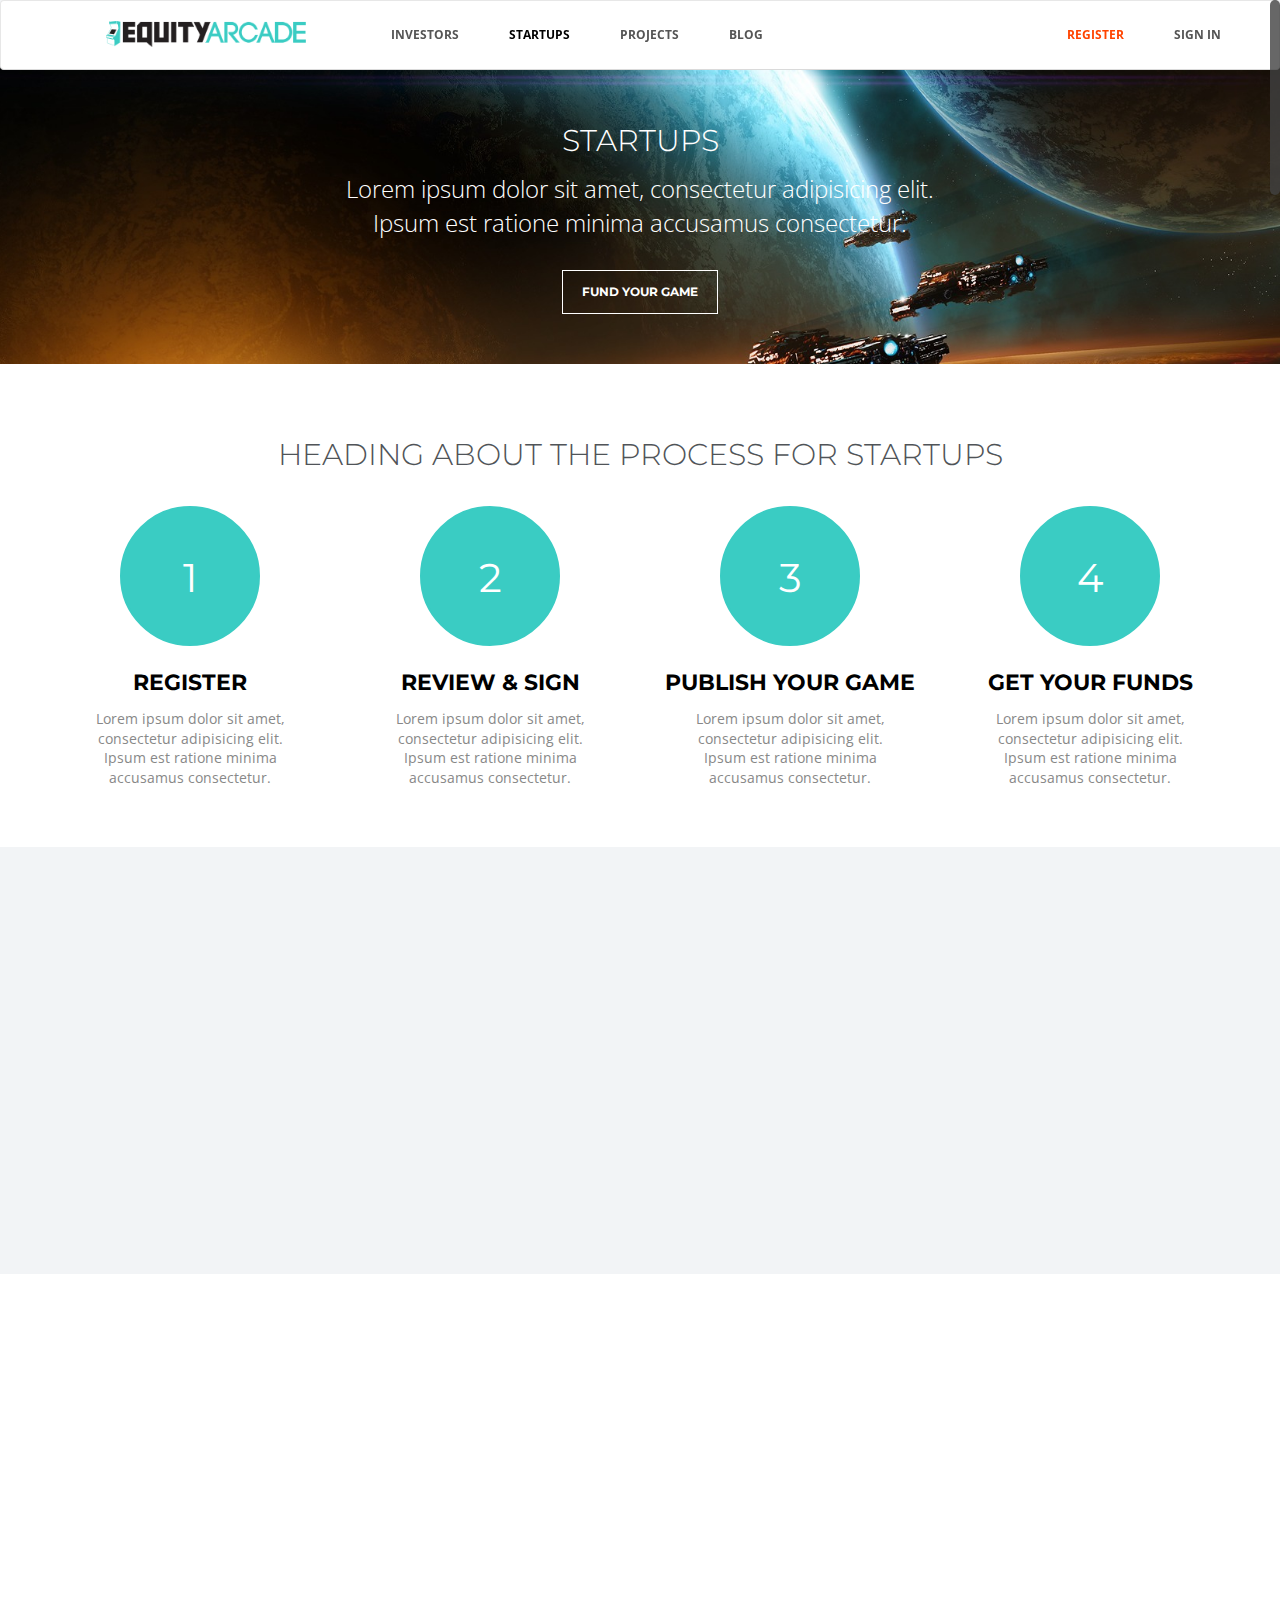
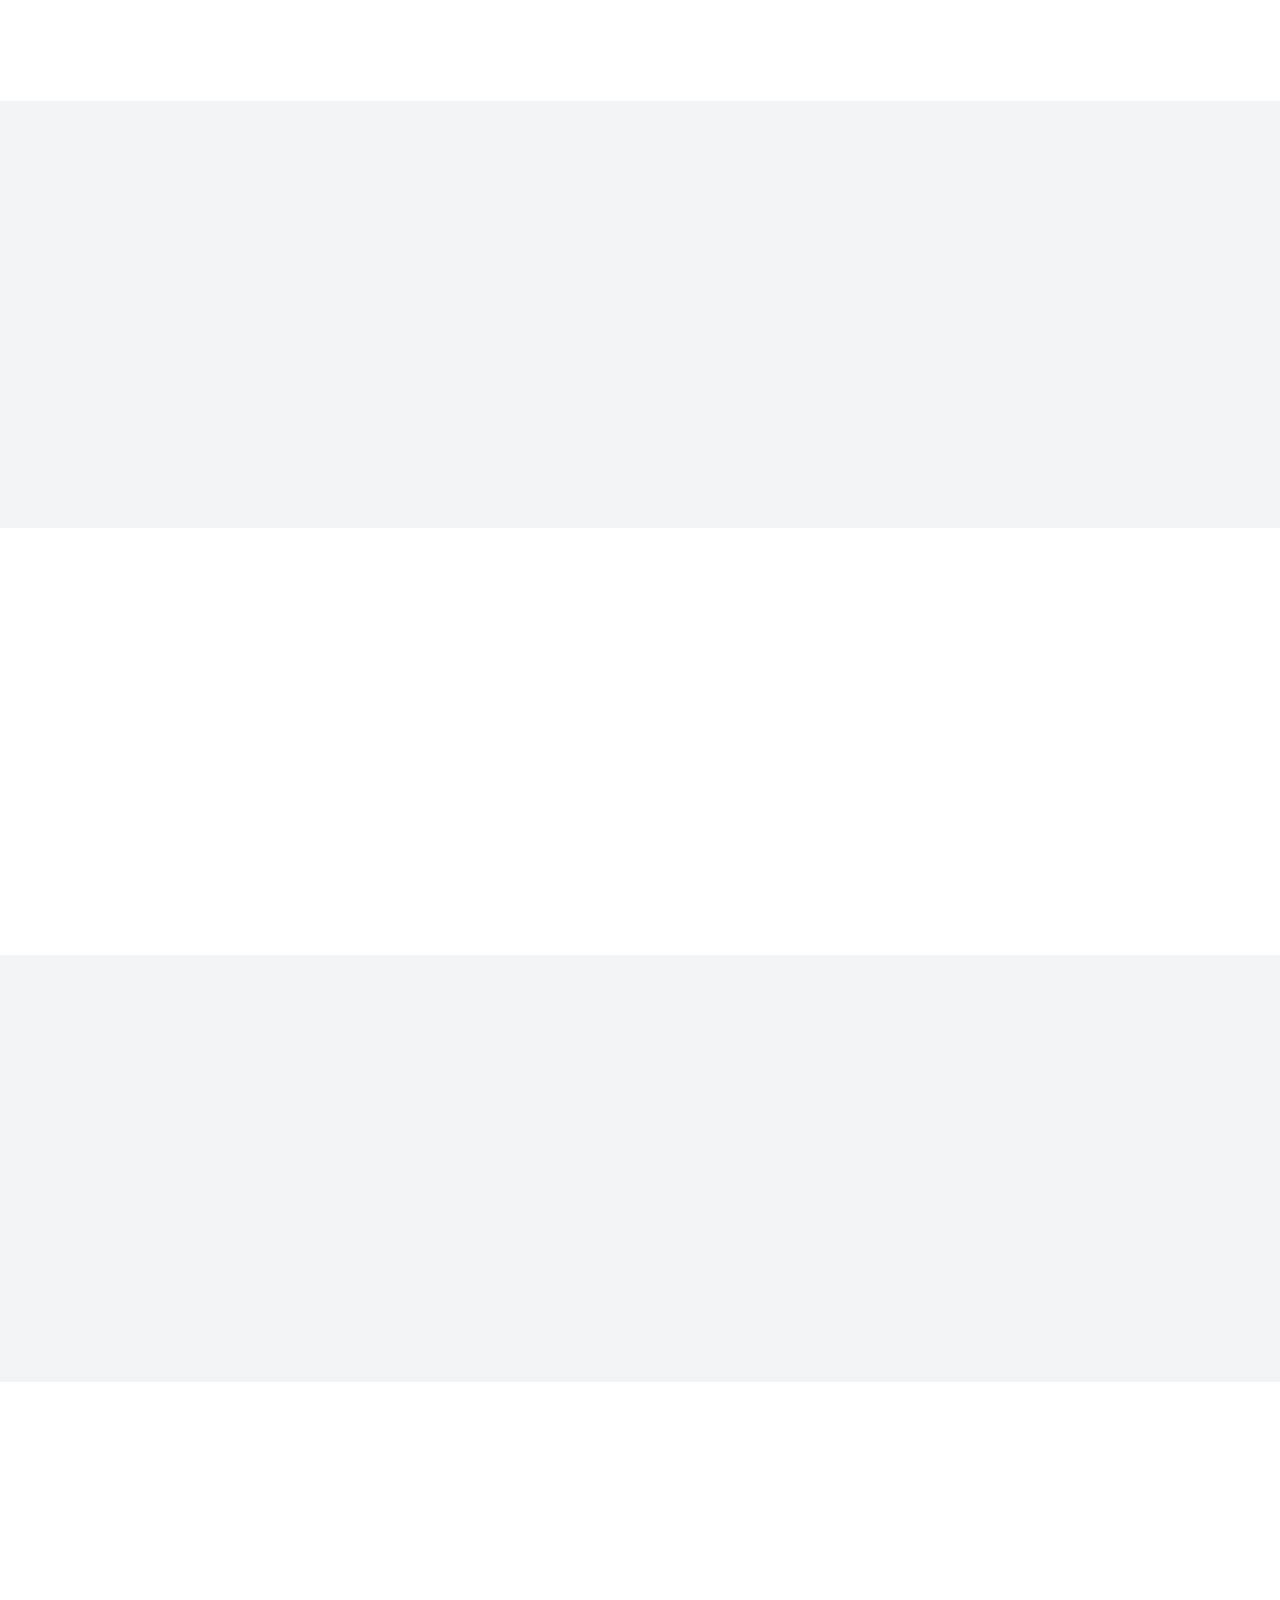
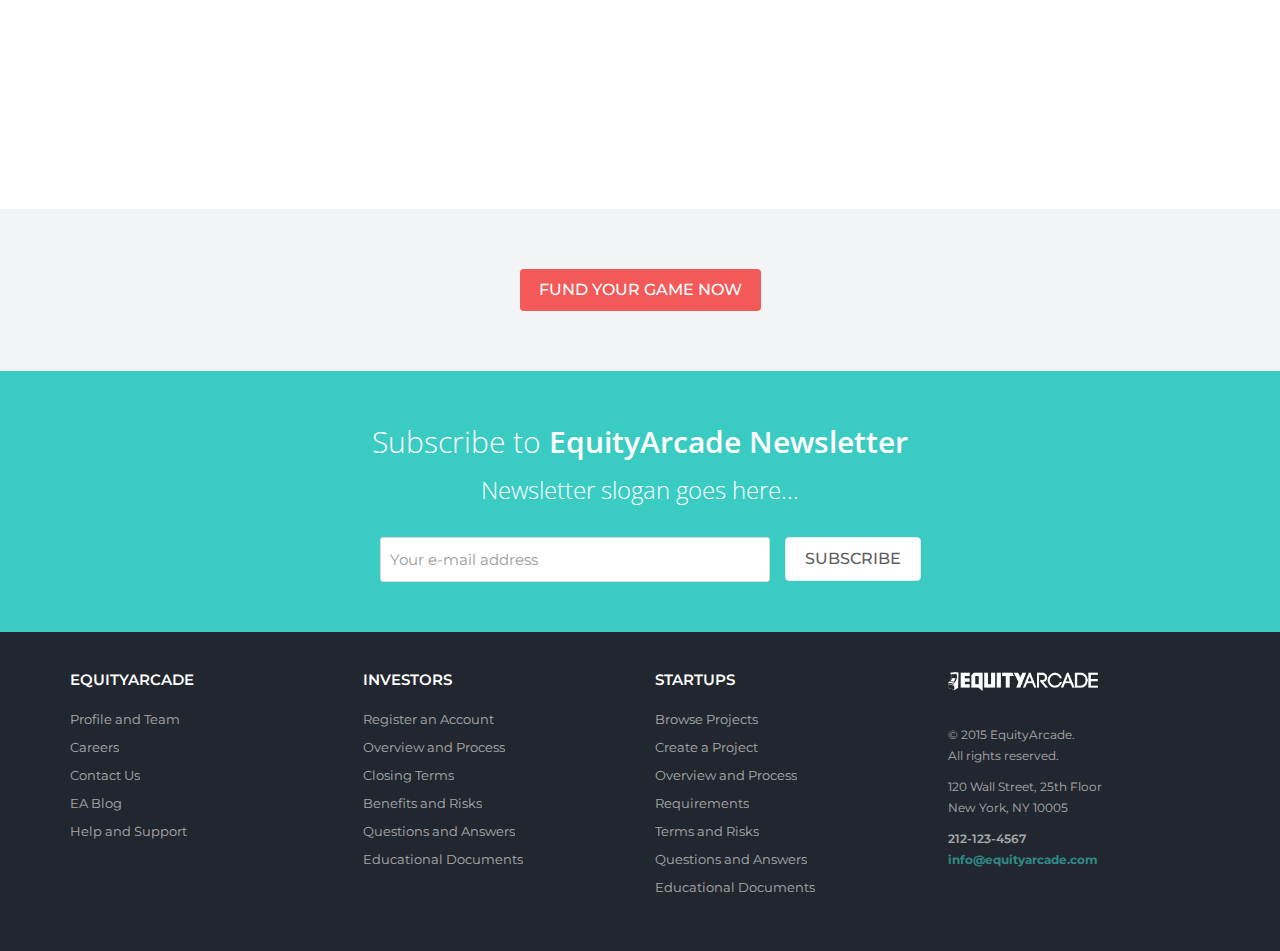
<file: startups.html>
<!DOCTYPE html>
<head>
	<meta http-equiv="content-type" content="text/html;charset=UTF-8" />
	<meta charset="utf-8" />
	<title>Startups &mdash; Equity Arcade</title>
	<meta name="viewport" content="width=device-width, initial-scale=1.0, maximum-scale=1.0, user-scalable=no" />
	<meta content="" name="description" />
	<meta content="" name="author" />

	<link rel="stylesheet" type="text/css" href="assets/plugins/owl-carousel/owl.carousel.css" />
	<link rel="stylesheet" type="text/css" href="assets/plugins/owl-carousel/owl.theme.css" />
	<link rel="stylesheet" type="text/css" href="assets/plugins/headereffects/css/component.css" />
	<link rel="stylesheet" type="text/css" href="assets/plugins/headereffects/css/normalize.css" />
	<link rel="stylesheet" type="text/css" href="assets/plugins/pace/pace-theme-flash.css" media="screen" />

	<link rel="stylesheet" type="text/css" href="assets/plugins/boostrapv3/css/bootstrap.min.css" />
	<link rel="stylesheet" type="text/css" href="assets/plugins/boostrapv3/css/bootstrap-theme.min.css" />
	<link rel="stylesheet" type="text/css" href="assets/plugins/font-awesome/css/font-awesome.min.css" />

	<link rel="stylesheet" type="text/css" href="assets/css/style.css" />
	<link rel="stylesheet" type="text/css" href="assets/css/style-ea.css" />
	<link rel="stylesheet" type="text/css" href="assets/css/magic_space.css" />
	<link rel="stylesheet" type="text/css" href="assets/css/responsive.css" />
	<link rel="stylesheet" type="text/css" href="assets/css/animate.min.css" />

	<script type="text/javascript" src="assets/plugins/jquery-1.8.3.min.js"></script>

	<script type="text/javascript" src="assets/plugins/rs-plugin/js/jquery.themepunch.plugins.min.js"></script>
	<script type="text/javascript" src="assets/plugins/rs-plugin/js/jquery.themepunch.revolution.min.js"></script>
	<link rel="stylesheet" type="text/css" href="assets/plugins/rs-plugin/css/settings.css" media="screen" />
</head>

<body>

	<div class="main-wrapper">

		<header id="ha-header" class="ha-header ha-header-color">
			<div class="ha-header-perspective">
				<div class="ha-header-front navbar navbar-default">
					<div class="container">
						<div class="compressed">
							<div class="navbar-header">
								<button data-target=".navbar-collapse" data-toggle="collapse" class="navbar-toggle" type="button">
									<span class="sr-only">Toggle navigation</span>
									<span class="icon-bar"></span>
									<span class="icon-bar"></span>
									<span class="icon-bar"></span>
								</button>
								<a href="index.html" class="navbar-brand compressed"><img src="assets/img/ea-logo.png" data-src="assets/img/ea-logo.png" data-src-retina="assets/img/ea-logo-2x.png" width="200" height="26" alt="EquityArcade" /></a>
							</div>
							<div class="navbar-collapse collapse">
								<ul class="nav navbar-nav">
									<li><a href="investors.html">Investors</a></li>
									<li><a href="startups.html" class="active">Startups</a></li>
									<li><a href="projects.html">Projects</a></li>
									<li><a href="http://equityarcade.com/" target="_blank">Blog</a></li>
								</ul>
								<ul class="nav navbar-nav navbar-right">
									<li><a href="#" class="important" data-toggle="modal" data-target="#modal-register">Register</a></li>
									<li><a href="#" data-toggle="modal" data-target="#modal-sign-in">Sign In</a></li>
								</ul>
							</div>
						</div>
					</div>
				</div>
			</div>
		</header>

		<div class="section black m-t-60 startups-top-banner">
			<div class="container">
				<div class="row p-t-50 p-b-50">
					<h2 class="text-center all-caps font-montserrat text-white">Startups</h2>
					<h3 class="text-center font-opensans text-white">
						Lorem ipsum dolor sit amet, consectetur adipisicing elit.
						<br>
						Ipsum est ratione minima accusamus consectetur.
					</h3>
					<div class="m-t-30 text-center">
						<a href="#" class="btn btn-outline btn-outline-red btn-lg all-caps btn-large" id="link-action-fund-your-game">Fund Your Game</a>
					</div>
				</div>
			</div>
		</div>
		
		<div class="section white">
			<div class="container">
				<div class="row p-t-60 p-b-60">
					<h2 class="text-center all-caps font-montserrat">
						Heading About The Process for Startups
					</h2>
					<div class="row m-t-30">
						<div class="col-xs-12 col-md-3 text-center">
							<div class="step-number">1</div>
							<div class="step-title">Register</div>
							<div class="step-description">
								Lorem ipsum dolor sit amet, consectetur adipisicing elit.
								Ipsum est ratione minima accusamus consectetur.
							</div>
						</div>
						<div class="col-xs-12 col-md-3 text-center">
							<div class="step-number">2</div>
							<div class="step-title">Review & Sign</div>
							<div class="step-description">
								Lorem ipsum dolor sit amet, consectetur adipisicing elit.
								Ipsum est ratione minima accusamus consectetur.
							</div>
						</div>
						<div class="col-xs-12 col-md-3 text-center">
							<div class="step-number">3</div>
							<div class="step-title">Publish Your Game</div>
							<div class="step-description">
								Lorem ipsum dolor sit amet, consectetur adipisicing elit.
								Ipsum est ratione minima accusamus consectetur.
							</div>
						</div>
						<div class="col-xs-12 col-md-3 text-center">
							<div class="step-number">4</div>
							<div class="step-title">Get Your Funds</div>
							<div class="step-description">
								Lorem ipsum dolor sit amet, consectetur adipisicing elit.
								Ipsum est ratione minima accusamus consectetur.
							</div>
						</div>
					</div>
				</div>
			</div>
		</div>

		<div class="section startups-section">
			<div class="container">
				<div class="row p-t-40 p-b-40" data-ride="animated" data-animation="fadeIn" data-delay="300">
					<div class="col-xs-12 col-md-6 bg-startups-1">
						<img src="content/startups/bg-startups-1.jpg" alt="" class="img-responsive">
					</div>
					<div class="col-xs-12 col-md-6">
						<h2 class="">Process Overview</h2>
						<p class="font-opensans font-15px">
							Lorem ipsum dolor sit amet, consectetur adipisicing elit. Quidem recusandae, quia quibusdam vel consectetur quis enim, velit quo, accusantium alias repellat sed. Suscipit sed tempore, eaque commodi tenetur rerum voluptates.
							<br>
							Provident, placeat, repudiandae! Vitae error inventore, ipsa voluptatum similique facere sit ab cumque, libero! Tempore vel veniam nobis atque labore sunt corporis. Nisi sapiente, explicabo nulla. Voluptatem omnis libero rerum.
							<br>
							Itaque explicabo maiores ipsa, debitis dolorum aspernatur iusto reprehenderit in non rem facere accusantium, alias. Ipsam amet doloribus pariatur nesciunt facilis quidem suscipit nobis, ea blanditiis odit optio dolorem laborum.
							<br>
							Reprehenderit illum nam est nesciunt culpa consequatur officiis, ipsum animi quibusdam necessitatibus nobis eligendi non. Quidem aperiam incidunt possimus dolore. Atque tenetur dolore distinctio asperiores quae deserunt, sint aliquam, accusamus.
						</p>
					</div>
				</div>
			</div>
		</div>

		<div class="section white startups-section">
			<div class="container">
				<div class="row p-t-40 p-b-40" data-ride="animated" data-animation="fadeIn" data-delay="300">
					<div class="col-xs-12 col-md-6 text-right">
						<h2 class="">Show Your Game To The World</h2>
						<p class="font-opensans font-15px">
							Lorem ipsum dolor sit amet, consectetur adipisicing elit. Quidem recusandae, quia quibusdam vel consectetur quis enim, velit quo, accusantium alias repellat sed. Suscipit sed tempore, eaque commodi tenetur rerum voluptates.
							<br>
							Provident, placeat, repudiandae! Vitae error inventore, ipsa voluptatum similique facere sit ab cumque, libero! Tempore vel veniam nobis atque labore sunt corporis. Nisi sapiente, explicabo nulla. Voluptatem omnis libero rerum.
							<br>
							Itaque explicabo maiores ipsa, debitis dolorum aspernatur iusto reprehenderit in non rem facere accusantium, alias. Ipsam amet doloribus pariatur nesciunt facilis quidem suscipit nobis, ea blanditiis odit optio dolorem laborum.
							<br>
							Reprehenderit illum nam est nesciunt culpa consequatur officiis, ipsum animi quibusdam necessitatibus nobis eligendi non. Quidem aperiam incidunt possimus dolore. Atque tenetur dolore distinctio asperiores quae deserunt, sint aliquam, accusamus.
						</p>
					</div>
					<div class="col-xs-12 col-md-6 bg-startups-1">
						<img src="content/startups/bg-startups-2.jpg" alt="" class="img-responsive">
					</div>
				</div>
			</div>
		</div>

		<div class="section startups-section">
			<div class="container">
				<div class="row p-t-40 p-b-40" data-ride="animated" data-animation="fadeIn" data-delay="300">
					<div class="col-xs-12 col-md-6 bg-startups-1">
						<img src="content/startups/bg-startups-3.jpg" alt="" class="img-responsive">
					</div>
					<div class="col-xs-12 col-md-6">
						<h2 class="">Startup Requirements</h2>
						<p class="font-opensans font-15px">
							Lorem ipsum dolor sit amet, consectetur adipisicing elit. Quidem recusandae, quia quibusdam vel consectetur quis enim, velit quo, accusantium alias repellat sed. Suscipit sed tempore, eaque commodi tenetur rerum voluptates.
							<br>
							Provident, placeat, repudiandae! Vitae error inventore, ipsa voluptatum similique facere sit ab cumque, libero! Tempore vel veniam nobis atque labore sunt corporis. Nisi sapiente, explicabo nulla. Voluptatem omnis libero rerum.
							<br>
							Itaque explicabo maiores ipsa, debitis dolorum aspernatur iusto reprehenderit in non rem facere accusantium, alias. Ipsam amet doloribus pariatur nesciunt facilis quidem suscipit nobis, ea blanditiis odit optio dolorem laborum.
							<br>
							Reprehenderit illum nam est nesciunt culpa consequatur officiis, ipsum animi quibusdam necessitatibus nobis eligendi non. Quidem aperiam incidunt possimus dolore. Atque tenetur dolore distinctio asperiores quae deserunt, sint aliquam, accusamus.
						</p>
					</div>
				</div>
			</div>
		</div>

		<div class="section white startups-section">
			<div class="container">
				<div class="row p-t-40 p-b-40" data-ride="animated" data-animation="fadeIn" data-delay="300">
					<div class="col-xs-12 col-md-6 text-right">
						<h2 class="">Terms and Risks</h2>
						<p class="font-opensans font-15px">
							Lorem ipsum dolor sit amet, consectetur adipisicing elit. Quidem recusandae, quia quibusdam vel consectetur quis enim, velit quo, accusantium alias repellat sed. Suscipit sed tempore, eaque commodi tenetur rerum voluptates.
							<br>
							Provident, placeat, repudiandae! Vitae error inventore, ipsa voluptatum similique facere sit ab cumque, libero! Tempore vel veniam nobis atque labore sunt corporis. Nisi sapiente, explicabo nulla. Voluptatem omnis libero rerum.
							<br>
							Itaque explicabo maiores ipsa, debitis dolorum aspernatur iusto reprehenderit in non rem facere accusantium, alias. Ipsam amet doloribus pariatur nesciunt facilis quidem suscipit nobis, ea blanditiis odit optio dolorem laborum.
							<br>
							Reprehenderit illum nam est nesciunt culpa consequatur officiis, ipsum animi quibusdam necessitatibus nobis eligendi non. Quidem aperiam incidunt possimus dolore. Atque tenetur dolore distinctio asperiores quae deserunt, sint aliquam, accusamus.
						</p>
					</div>
					<div class="col-xs-12 col-md-6 bg-startups-1">
						<img src="content/startups/bg-startups-4.jpg" alt="" class="img-responsive">
					</div>
				</div>
			</div>
		</div>

		<div class="section startups-section">
			<div class="container">
				<div class="row p-t-40 p-b-40" data-ride="animated" data-animation="fadeIn" data-delay="300">
					<div class="col-xs-12 col-md-6 bg-startups-1">
						<img src="content/startups/bg-startups-5.jpg" alt="" class="img-responsive">
					</div>
					<div class="col-xs-12 col-md-6">
						<h2 class="">Questions & Answers</h2>
						<p class="font-opensans font-15px">
							Lorem ipsum dolor sit amet, consectetur adipisicing elit. Quidem recusandae, quia quibusdam vel consectetur quis enim, velit quo, accusantium alias repellat sed. Suscipit sed tempore, eaque commodi tenetur rerum voluptates.
							<br>
							Provident, placeat, repudiandae! Vitae error inventore, ipsa voluptatum similique facere sit ab cumque, libero! Tempore vel veniam nobis atque labore sunt corporis. Nisi sapiente, explicabo nulla. Voluptatem omnis libero rerum.
							<br>
							Itaque explicabo maiores ipsa, debitis dolorum aspernatur iusto reprehenderit in non rem facere accusantium, alias. Ipsam amet doloribus pariatur nesciunt facilis quidem suscipit nobis, ea blanditiis odit optio dolorem laborum.
							<br>
							Reprehenderit illum nam est nesciunt culpa consequatur officiis, ipsum animi quibusdam necessitatibus nobis eligendi non. Quidem aperiam incidunt possimus dolore. Atque tenetur dolore distinctio asperiores quae deserunt, sint aliquam, accusamus.
						</p>
					</div>
				</div>
			</div>
		</div>

		<div class="section white startups-section">
			<div class="container">
				<div class="row p-t-40 p-b-40" data-ride="animated" data-animation="fadeIn" data-delay="300">
					<div class="col-xs-12 col-md-6 text-right">
						<h2 class="">Educational Materials</h2>
						<p class="font-opensans font-15px">
							Lorem ipsum dolor sit amet, consectetur adipisicing elit. Quidem recusandae, quia quibusdam vel consectetur quis enim, velit quo, accusantium alias repellat sed. Suscipit sed tempore, eaque commodi tenetur rerum voluptates.
							<br>
							Provident, placeat, repudiandae! Vitae error inventore, ipsa voluptatum similique facere sit ab cumque, libero! Tempore vel veniam nobis atque labore sunt corporis. Nisi sapiente, explicabo nulla. Voluptatem omnis libero rerum.
							<br>
							Itaque explicabo maiores ipsa, debitis dolorum aspernatur iusto reprehenderit in non rem facere accusantium, alias. Ipsam amet doloribus pariatur nesciunt facilis quidem suscipit nobis, ea blanditiis odit optio dolorem laborum.
							<br>
							Reprehenderit illum nam est nesciunt culpa consequatur officiis, ipsum animi quibusdam necessitatibus nobis eligendi non. Quidem aperiam incidunt possimus dolore. Atque tenetur dolore distinctio asperiores quae deserunt, sint aliquam, accusamus.
						</p>
					</div>
					<div class="col-xs-12 col-md-6 bg-startups-1">
						<img src="content/startups/bg-startups-6.jpg" alt="" class="img-responsive">
					</div>
				</div>
			</div>
		</div>

		<div class="section grey">
			<div class="container">
				<div class="p-t-60 p-b-60">

					<div class="text-center">
						<a href="#" class="btn btn-danger btn-lg btn-large all-caps text-white all-caps font-montserrat font-500" id="link-action-fund-your-game-now">Fund Your Game Now</a>
					</div>

				</div>
			</div>
		</div>

		<div class="section aqua">
			<div class="container">
				<div class="p-t-40 p-b-40">
					<div class="row">
						<div class="col-md-8 col-md-offset-2">
							<h2 class="text-center text-white">Subscribe to <span class="semi-bold">EquityArcade Newsletter</span></h2>
							<h3 class="text-center text-white m-b-30">Newsletter slogan goes here...</span></h3>
							<div class="row form-row">
								<div class="col-md-6 col-md-offset-2 no-padding col-sm-6 col-sm-offset-2 col-xs-10 col-xs-offset-1">
									<input name="subscribe_email" id="input_subscribe_email" type="text" class="form-control input-lg font-montserrat font-15px" placeholder="Your e-mail address">
								</div>
								<div class="col-md-4 col-sm-4 col-xs-4 xs-p-l-10">
									<button type="button" class="btn btn-large btn-white font-montserrat font-500 all-caps">Subscribe</button>
								</div>	
							</div>
						</div>
					</div>
				</div>
			</div>
		</div>

		<div class="section black footer">
			<div class="container">
				<div class="p-t-40 p-b-50">
					<div class="row">
						<div class="col-md-3 col-lg-3 col-sm-3 col-xs-12 xs-m-b-20">
							<h4 class="text-white semi-bold font-montserrat">EQUITYARCADE</h4>
							<ul>
								<li><a href="#" class="non-clickable">Profile and Team</a></li>
								<li><a href="#" class="non-clickable">Careers</a></li>
								<li><a href="#" class="non-clickable">Contact Us</a></li>
								<li><a href="http://equityarcade.com/" target="_blank">EA Blog</a></li>
								<li><a href="#" class="non-clickable">Help and Support</a></li>
							</ul>
						</div>
						<div class="col-md-3 col-lg-3 col-sm-3 col-xs-12 xs-m-b-20">
							<h4 class="text-white semi-bold font-montserrat">INVESTORS</h4>
							<ul>
								<li><a href="#" class="non-clickable">Register an Account</a></li>
								<li><a href="#" class="non-clickable">Overview and Process</a></li>
								<li><a href="#" class="non-clickable">Closing Terms</a></li>
								<li><a href="#" class="non-clickable">Benefits and Risks</a></li>
								<li><a href="#" class="non-clickable">Questions and Answers</a></li>
								<li><a href="#" class="non-clickable">Educational Documents</a></li>
							</ul>
						</div>
						<div class="col-md-3 col-lg-3 col-sm-3 col-xs-12 xs-m-b-20">
							<h4 class="text-white semi-bold font-montserrat">STARTUPS</h4>
							<ul>
								<li><a href="projects.html">Browse Projects</a></li>
								<li><a href="#" class="non-clickable">Create a Project</a></li>
								<li><a href="#" class="non-clickable">Overview and Process</a></li>
								<li><a href="#" class="non-clickable">Requirements</a></li>
								<li><a href="#" class="non-clickable">Terms and Risks</a></li>
								<li><a href="#" class="non-clickable">Questions and Answers</a></li>
								<li><a href="#" class="non-clickable">Educational Documents</a></li>
							</ul>
						</div>
						<div class="col-md-3 col-lg-3 col-sm-3 col-xs-12 xs-m-b-20">
							<img src="assets/img/ea-logo-white-2x.png" width="150"><br>
							<br>
							<br>
							<p class="copyright font-montserrat">&copy; 2015 EquityArcade.<br>All rights reserved.</p>
							<p class="copyright font-montserrat">120 Wall Street, 25th Floor<br>New York, NY 10005</p>
							<p class="copyright font-montserrat semi-bold">212-123-4567 <br> <a href="#" class="text-aqua non-clickable">info@equityarcade.com</a></p>
						</div>
					</div>
				</div>
			</div>
		</div>

	</div>

	<div class="modal fade" id="modal-register" tabindex="-1" role="dialog" aria-labelledby="modal-register-label" aria-hidden="true">
		<div class="modal-dialog">
			<div class="modal-content">
				<div class="modal-header">
					<button type="button" class="close" data-dismiss="modal" aria-label="Close"><span aria-hidden="true">&times;</span></button>
					<h4 class="modal-title semi-bold text-center">Register an Account</h4>
				</div>
				<div class="modal-body">
					<div>
						<div class="tabbable-line">
							<ul class="nav nav-tabs" id="modal-register-tab-content">
								<li class="half active"><a href="#modal-register-investor" data-toggle="tab">I am an Investor</a></li>
								<li class="half"><a href="#modal-register-startup" data-toggle="tab">I am a Startup</a></li>
							</ul>
						</div>
					</div>
					<div class="tab-content m-t-30">
						<div class="tab-pane active" id="modal-register-investor">
							<div class="radio">
								<div class="row">
									<div class="col-xs-12 col-md-6">
										<input type="radio" name="account_type" id="account_type_individual" value="individual" checked="checked">
										<label for="account_type_individual" class="all-caps">Individual Account</label>
									</div>
									<div class="col-xs-12 col-md-6">
										<input type="radio" name="account_type" id="account_type_joint" value="joint">
										<label for="account_type_joint" class="all-caps">Joint Account</label>
									</div>
								</div>
							</div>
							<div class="row m-t-20">
								<div class="col-xs-12 col-md-6">
									<div class="form-group">
										<label class="form-label">First Name</label>
										<input type="text" class="form-control" placeholder="">
									</div>
								</div>
								<div class="col-xs-12 col-md-6">
									<div class="form-group">
										<label class="form-label">Last Name</label>
										<input type="text" class="form-control" placeholder="">
									</div>
								</div>
							</div>
							<div class="row">
								<div class="col-xs-12 col-md-12">
									<div class="form-group">
										<label class="form-label">E-mail Address</label>
										<input type="email" class="form-control" placeholder="">
									</div>
								</div>
							</div>
							<div class="row">
								<div class="col-xs-12 col-md-6">
									<div class="form-group">
										<label class="form-label">Password</label>
										<input type="password" class="form-control" placeholder="">
									</div>
								</div>
								<div class="col-xs-12 col-md-6">
									<div class="form-group">
										<label class="form-label">Password Confirmation</label>
										<input type="password" class="form-control" placeholder="">
									</div>
								</div>
							</div>
							<div class="row">
								<div class="col-xs-12 col-md-12">
									<div class="checkbox check-primary">
										<input id="checkbox1" type="checkbox" value="1" checked="checked">
										<label for="checkbox1">Agreed to Terms and Conditions, Policies, etc...</label>
									</div>
								</div>
							</div>
							<div class="m-t-20 text-center">
								<a href="investor_dashboard.html" class="btn btn-primary btn-cons">Register</a>
							</div>
						</div>
						<div class="tab-pane" id="modal-register-startup">
							<div class="row m-t-20">
								<div class="col-xs-12 col-md-12">
									<div class="form-group">
										<label class="form-label">Business Name</label>
										<input type="text" class="form-control" placeholder="">
									</div>
								</div>
							</div>
							<div class="row">
								<div class="col-xs-12 col-md-6">
									<div class="form-group">
										<label class="form-label">First Name</label>
										<input type="text" class="form-control" placeholder="">
									</div>
								</div>
								<div class="col-xs-12 col-md-6">
									<div class="form-group">
										<label class="form-label">Last Name</label>
										<input type="text" class="form-control" placeholder="">
									</div>
								</div>
							</div>
							<div class="row">
								<div class="col-xs-12 col-md-12">
									<div class="form-group">
										<label class="form-label">E-mail Address</label>
										<input type="email" class="form-control" placeholder="">
									</div>
								</div>
							</div>
							<div class="row">
								<div class="col-xs-12 col-md-6">
									<div class="form-group">
										<label class="form-label">Password</label>
										<input type="password" class="form-control" placeholder="">
									</div>
								</div>
								<div class="col-xs-12 col-md-6">
									<div class="form-group">
										<label class="form-label">Password Confirmation</label>
										<input type="password" class="form-control" placeholder="">
									</div>
								</div>
							</div>
							<div class="row">
								<div class="col-xs-12 col-md-12">
									<div class="checkbox check-primary">
										<input id="checkbox1" type="checkbox" value="1" checked="checked">
										<label for="checkbox1">Agreed to Terms and Conditions, Policies, etc...</label>
									</div>
								</div>
							</div>
							<div class="m-t-20 text-center">
								<a href="startup_dashboard.html" class="btn btn-primary btn-cons">Register</a>
							</div>
						</div>
					</div>
				</div>
			</div>
		</div>
	</div>

	<div class="modal fade" id="modal-sign-in" tabindex="-1" role="dialog" aria-labelledby="modal-sign-in-label" aria-hidden="true">
		<div class="modal-dialog">
			<div class="modal-content">
				<div class="modal-header">
					<button type="button" class="close" data-dismiss="modal" aria-label="Close"><span aria-hidden="true">&times;</span></button>
					<h4 class="modal-title semi-bold text-center">Please Sign In</h4>
				</div>
				<div class="modal-body">
					<div class="row m-t-40">
						<div class="col-md-8 col-md-offset-2">
							<input type="email" class="form-control input-lg text-center font-15px" placeholder="E-mail Address">
						</div>
					</div>
					<div class="row m-t-10">
						<div class="col-md-8 col-md-offset-2">
							<input type="password" class="form-control input-lg text-center font-15px" placeholder="Password">
						</div>
					</div>
					<div class="m-t-20 text-center semi-bold">
						<a href="investor_dashboard.html" class="btn btn-primary btn-cons m-r-10">Sign In (as an Investor)</a>
						<a href="startup_dashboard.html" class="btn btn-primary btn-cons">Sign In (as a Startup)</a>
						<div class="m-t-40 m-b-10 all-caps font-montserrat">
							<a href="#" class="btn btn-link font-montserrat font-12px link-light" id="link-action-register-an-account">Register an Account</a>
						</div>
					</div>
				</div>
			</div>
		</div>
	</div>

	<script type="text/javascript" src="assets/plugins/boostrapv3/js/bootstrap.min.js"></script>
	<script type="text/javascript" src="assets/plugins/pace/pace.min.js"></script>
	<script type="text/javascript" src="assets/plugins/jquery-unveil/jquery.unveil.min.js"></script> 
	<script type="text/javascript" src="assets/plugins/owl-carousel/owl.carousel.min.js"></script>
	<script type="text/javascript" src="assets/plugins/waypoints.min.js"></script>
	<script type="text/javascript" src="assets/plugins/parrallax/js/jquery.parallax-1.1.3.js"></script>
	<script type="text/javascript" src="assets/plugins/jquery-nicescroll/jquery.nicescroll.min.js"></script>
	<script type="text/javascript" src="assets/plugins/jquery-appear/jquery.appear.js"></script>
	<script type="text/javascript" src="assets/plugins/jquery-numberAnimate/jquery.animateNumbers.js"></script> 
	<script type="text/javascript" src="assets/js/core.js"></script>

</body>

</html>
</file>
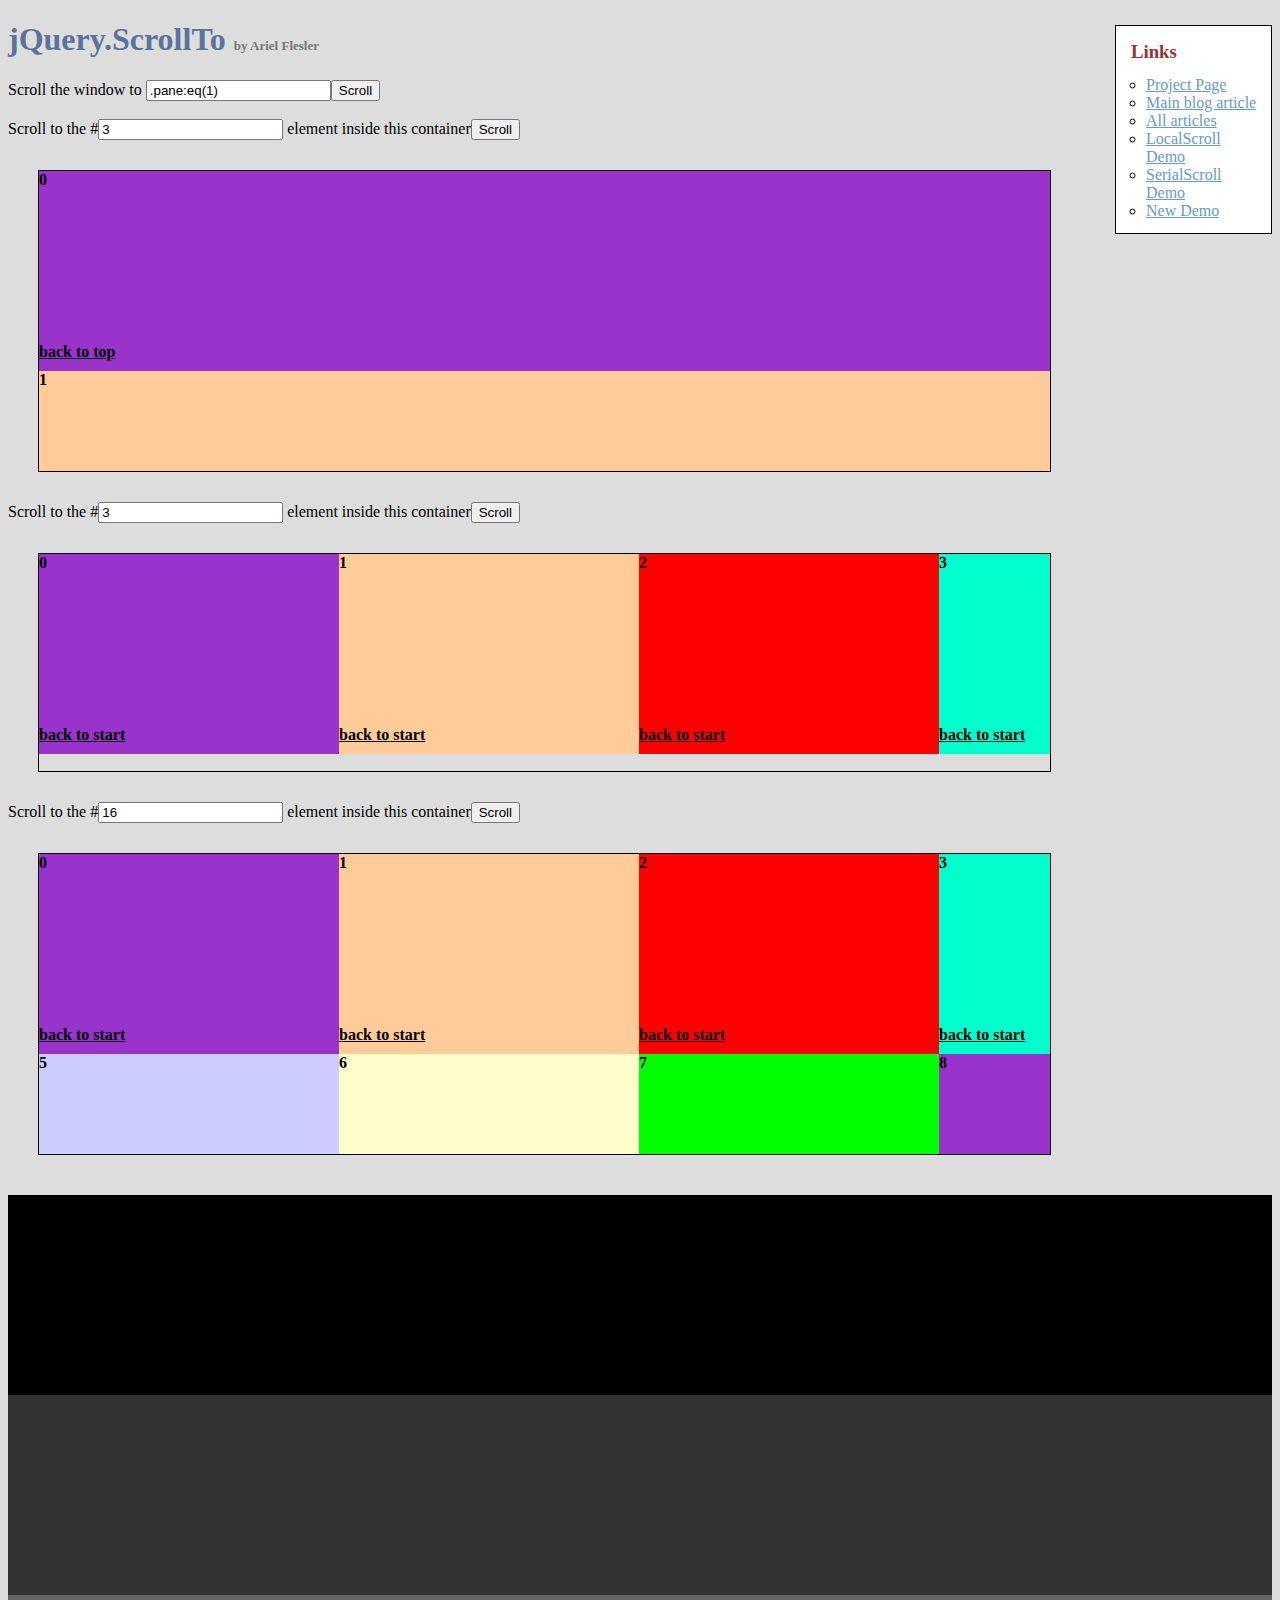
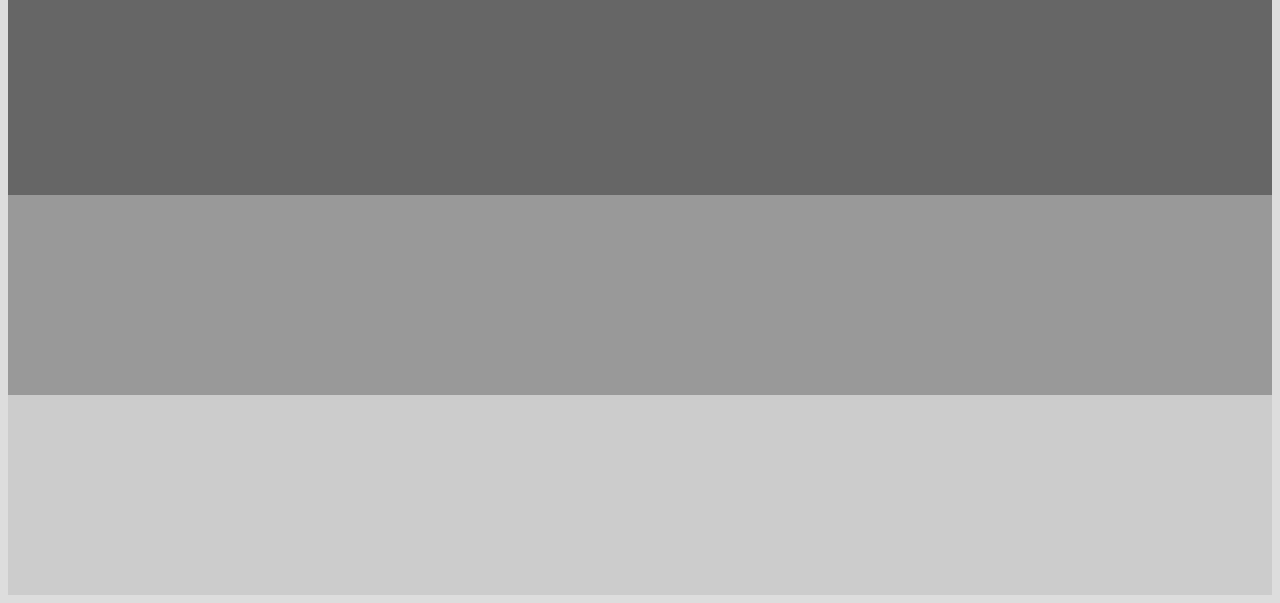
<file: assets/plugins/jquery-scrollto/demo/index.old.html>
<!DOCTYPE html PUBLIC "-//W3C//DTD XHTML 1.0 Transitional//EN" "http://www.w3.org/TR/xhtml1/DTD/xhtml1-transitional.dtd">
<html xmlns="http://www.w3.org/1999/xhtml">
<head>
	<meta http-equiv="Content-Type" content="text/html; charset=iso-8859-1" />
	<title>jQuery.ScrollTo</title>
	<meta name="keywords" content="javascript, jquery, plugins, scroll, scrollTo, smooth, animation, to, effect, ariel, flesler, window, overflow, element, navigation, customizable" />
	<meta name="description" content="Demo of jQuery.scrollTo. Lightweight, cross-browser and highly customizable animated scrolling with jQuery, made by Ariel Flesler." />
	<meta name="robots" content="index,follow" />
	<link type="text/css" rel="stylesheet" href="css/style.old.css" />
	<script type="text/javascript" src="https://ajax.googleapis.com/ajax/libs/jquery/1.8.0/jquery.min.js"></script>
	<script type="text/javascript" src="../jquery.scrollTo.js"></script>
	<script type="text/javascript">
		jQuery(function( $ ){
			//borrowed from jQuery easing plugin
			//http://gsgd.co.uk/sandbox/jquery.easing.php
			$.easing.elasout = function(x, t, b, c, d) {
				var s=1.70158;var p=0;var a=c;
				if (t==0) return b;  if ((t/=d)==1) return b+c;  if (!p) p=d*.3;
				if (a < Math.abs(c)) { a=c; var s=p/4; }
				else var s = p/(2*Math.PI) * Math.asin (c/a);
				return a*Math.pow(2,-10*t) * Math.sin( (t*d-s)*(2*Math.PI)/p ) + c + b;
			};	
			$('button').click(function(){//this is not the cleanest way to do this, I'm just keeping it short.
				var index = parseInt( $(this).prev('input').val() ) || 0;
				var $c = $(this).parent().next();
				$c.stop().scrollTo('li:eq('+index+')', {duration:2500, easing:'elasout',axis:$c.attr('id')});
			});
			$('#btn_screen').click(function(){
				$.scrollTo( $('#txt_screen').val(), {duration:2500} );
			});
			$('div.container a').click(function(){
				var $c = $(this).parents('.container');
				$c.stop().scrollTo( 0, {duration:2000,axis:$c.attr('id'), queue:true} );
				return false;
			});
		});
	</script>
</head>
<body>
	<h1>jQuery.ScrollTo&nbsp;<strong>by Ariel Flesler</strong></h1>
	<div id="links" class="part" style="width:135px">
		<h3>Links</h3>
		<ul>
			<li><a target="_blank" href="http://plugins.jquery.com/project/ScrollTo">Project Page</a></li>
			<li><a target="_blank" href="http://flesler.blogspot.com/2007/10/jqueryscrollto.html">Main blog article</a></li>
			<li><a target="_blank" href="http://flesler.blogspot.com/search/label/jQuery.ScrollTo">All articles</a></li>
			<li><a target="_blank" href="http://flesler.webs.com/jQuery.LocalScroll/">LocalScroll Demo</a></li>
			<li><a target="_blank" href="http://flesler.webs.com/jQuery.SerialScroll/">SerialScroll Demo</a></li>
			<li><a target="_blank" href="./" rel="prev" rev="next">New Demo</a></li>
		</ul>
	</div>
	<label for="txt_screen">Scroll the window to <input id="txt_screen" type="text" value=".pane:eq(1)" /><input id="btn_screen" type="button" value="Scroll" /></label><br /><br />
	<label>Scroll to the #<input type="text" value="3" /> element inside this container<button>Scroll</button></label>
	<div id="y" class="container">
		<ul>
			<li style="background-color:#9933CC;"><p>0</p><a href="#">back to top</a></li>
			<li style="background-color:#FFCC99;"><p>1</p><a href="#">back to top</a></li>
			<li style="background-color:#FF0000;"><p>2</p><a href="#">back to top</a></li>
			<li style="background-color:#00FFCC;"><p>3</p><a href="#">back to top</a></li>
			<li style="background-color:#663366;"><p>4</p><a href="#">back to top</a></li>
			<li style="background-color:#CCCCFF;"><p>5</p><a href="#">back to top</a></li>
			<li style="background-color:#FFFFCC;"><p>6</p><a href="#">back to top</a></li>
			<li style="background-color:#00FF00;"><p>7</p><a href="#">back to top</a></li>
		</ul>
	</div>
	<label>Scroll to the #<input type="text" value="3" /> element inside this container<button>Scroll</button></label>
	<div id="x" class="container">
		<ul style="width:4820px;">
			<li style="background-color:#9933CC;"><p>0</p><a href="#">back to start</a></li>
			<li style="background-color:#FFCC99;"><p>1</p><a href="#">back to start</a></li>
			<li style="background-color:#FF0000;"><p>2</p><a href="#">back to start</a></li>
			<li style="background-color:#00FFCC;"><p>3</p><a href="#">back to start</a></li>
			<li style="background-color:#663366;"><p>4</p><a href="#">back to start</a></li>
			<li style="background-color:#CCCCFF;"><p>5</p><a href="#">back to start</a></li>
			<li style="background-color:#FFFFCC;"><p>6</p><a href="#">back to start</a></li>
			<li style="background-color:#00FF00;"><p>7</p><a href="#">back to start</a></li>
			<li style="background-color:#9933CC;"><p>8</p><a href="#">back to start</a></li>
			<li style="background-color:#FFCC99;"><p>9</p><a href="#">back to start</a></li>
			<li style="background-color:#FF0000;"><p>10</p><a href="#">back to start</a></li>
			<li style="background-color:#00FFCC;"><p>11</p><a href="#">back to start</a></li>
			<li style="background-color:#663366;"><p>12</p><a href="#">back to start</a></li>
			<li style="background-color:#CCCCFF;"><p>13</p><a href="#">back to start</a></li>
			<li style="background-color:#FFFFCC;"><p>14</p><a href="#">back to start</a></li>
			<li style="background-color:#00FF00;"><p>15</p><a href="#">back to start</a></li>
		</ul>
	</div>
	<label>Scroll to the #<input type="text" value="16" /> element inside this container<button>Scroll</button></label>
	<div id="xy" class="container">
		<ul style="width:1500px;">
			<li style="background-color:#9933CC;"><p>0</p><a href="#">back to start</a></li>
			<li style="background-color:#FFCC99;"><p>1</p><a href="#">back to start</a></li>
			<li style="background-color:#FF0000;"><p>2</p><a href="#">back to start</a></li>
			<li style="background-color:#00FFCC;"><p>3</p><a href="#">back to start</a></li>
			<li style="background-color:#663366;"><p>4</p><a href="#">back to start</a></li>
			<li style="background-color:#CCCCFF;"><p>5</p><a href="#">back to start</a></li>
			<li style="background-color:#FFFFCC;"><p>6</p><a href="#">back to start</a></li>
			<li style="background-color:#00FF00;"><p>7</p><a href="#">back to start</a></li>
			<li style="background-color:#9933CC;"><p>8</p><a href="#">back to start</a></li>
			<li style="background-color:#FFCC99;"><p>9</p><a href="#">back to start</a></li>
			<li style="background-color:#FF0000;"><p>10</p><a href="#">back to start</a></li>
			<li style="background-color:#00FFCC;"><p>11</p><a href="#">back to start</a></li>
			<li style="background-color:#663366;"><p>12</p><a href="#">back to start</a></li>
			<li style="background-color:#CCCCFF;"><p>13</p><a href="#">back to start</a></li>
			<li style="background-color:#FFFFCC;"><p>14</p><a href="#">back to start</a></li>
			<li style="background-color:#00FF00;"><p>15</p><a href="#">back to start</a></li>
			<li style="background-color:#9933CC;"><p>16</p><a href="#">back to start</a></li>
			<li style="background-color:#FFCC99;"><p>17</p><a href="#">back to start</a></li>
			<li style="background-color:#FF0000;"><p>18</p><a href="#">back to start</a></li>
			<li style="background-color:#00FFCC;"><p>19</p><a href="#">back to start</a></li>
			<li style="background-color:#663366;"><p>20</p><a href="#">back to start</a></li>
			<li style="background-color:#CCCCFF;"><p>21</p><a href="#">back to start</a></li>
			<li style="background-color:#FFFFCC;"><p>22</p><a href="#">back to start</a></li>
			<li style="background-color:#00FF00;"><p>23</p><a href="#">back to start</a></li>
			<li style="background-color:#9933CC;"><p>24</p><a href="#">back to start</a></li>
			<li style="background-color:#FFCC99;"><p>25</p><a href="#">back to start</a></li>
			<li style="background-color:#FF0000;"><p>26</p><a href="#">back to start</a></li>
			<li style="background-color:#00FFCC;"><p>27</p><a href="#">back to start</a></li>
			<li style="background-color:#663366;"><p>28</p><a href="#">back to start</a></li>
			<li style="background-color:#CCCCFF;"><p>29</p><a href="#">back to start</a></li>
		</ul>
	</div>
	<div class="pane" style="background-color:#000000;margin-top:40px;"></div>
	<div class="pane" style="background-color:#333333;"></div>
	<div class="pane" style="background-color:#666666;"></div>
	<div class="pane" style="background-color:#999999;"></div>
	<div class="pane" style="background-color:#CCCCCC;"></div>
</body>
</html>
</file>
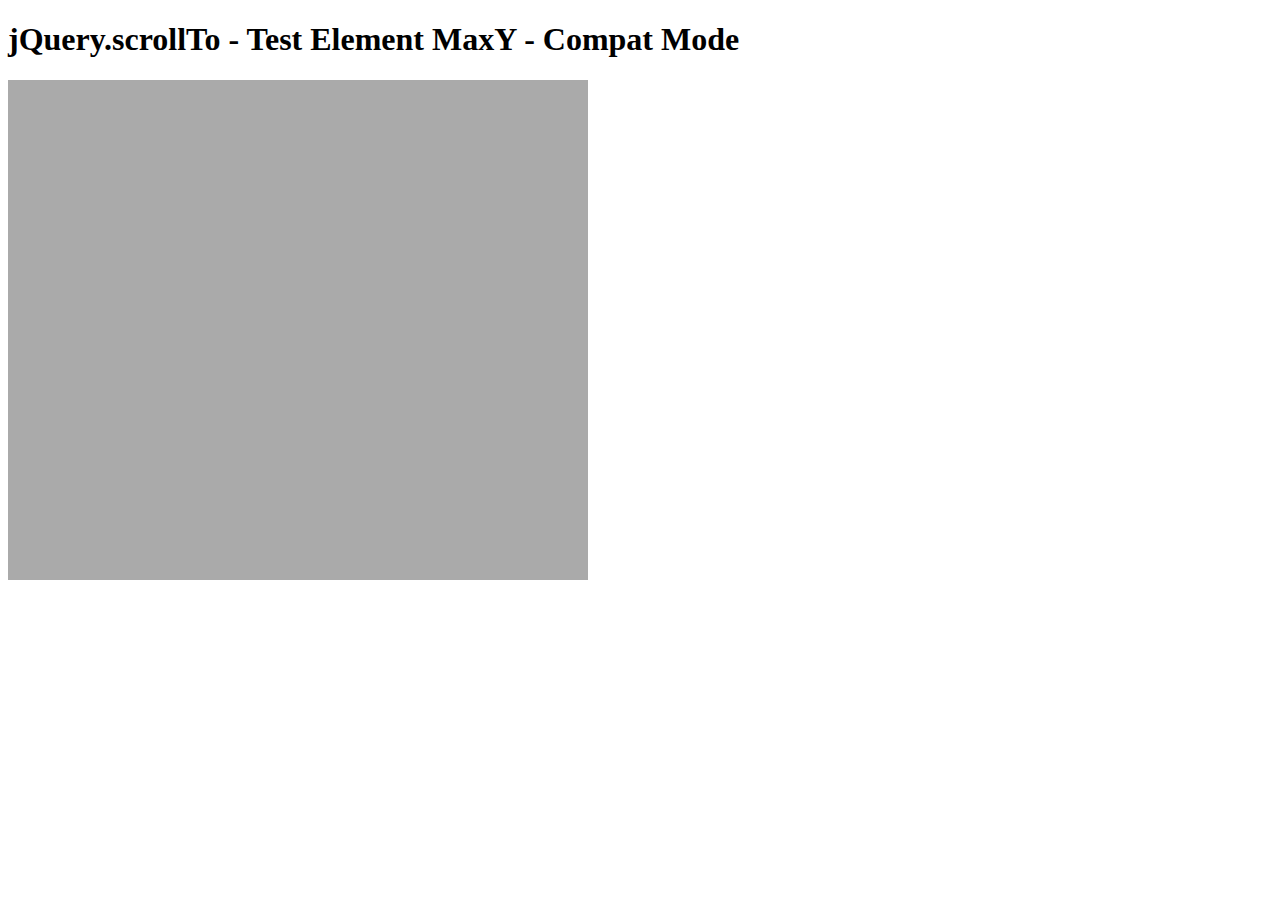
<file: assets/plugins/jquery-scrollto/tests/ElemMaxY-compat.html>
<!DOCTYPE html PUBLIC "-//W3C//DTD XHTML 1.0 Transitional//EN" "http://www.w3.org/TR/xhtml1/DTD/xhtml1-transitional.dtd">
<html xmlns="http://www.w3.org/1999/xhtml">
<head>
	<meta http-equiv="Content-Type" content="text/html; charset=iso-8859-1" />
	<title>jQuery.scrollTo - Test Element MaxY - Compat Mode</title>
	<script type="text/javascript" src="https://code.jquery.com/jquery-1.11.0.js"></script>
	<script type="text/javascript" src="../jquery.scrollTo.js"></script>
	<script type="text/javascript" src="test.js"></script>
</head>
<body>
	<h1>jQuery.scrollTo - Test Element MaxY - Compat Mode</h1>
	
	<div id="viewport" style="width:600px;height:500px;overflow: auto">
		<div id="ua" style="height:1500px; width:500px; padding:0 40px; background-color:#AAA">
			&nbsp;
		</div>
	</div>
	<script type="text/javascript">
		$('#viewport').test();
	</script>
</html>
</file>
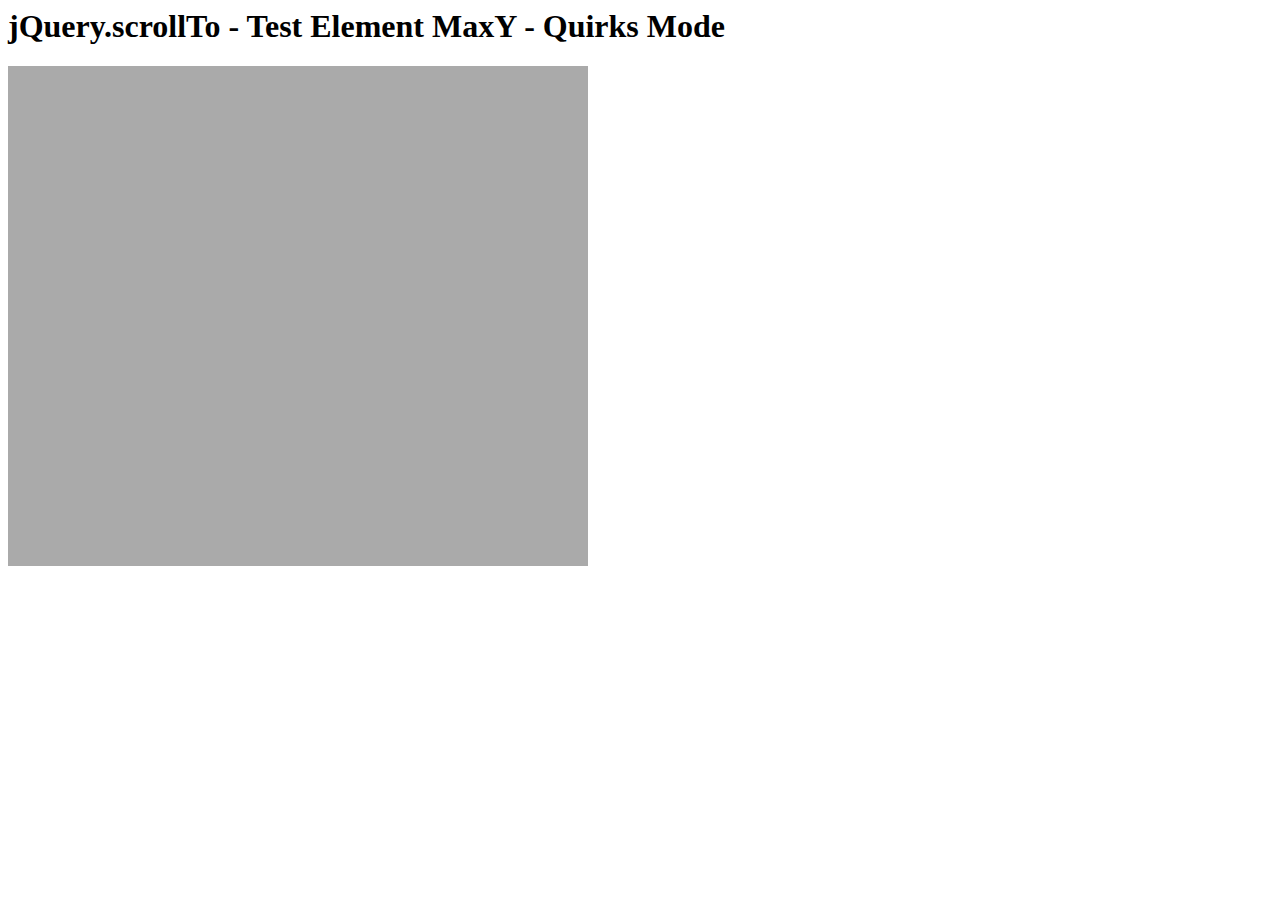
<file: assets/plugins/jquery-scrollto/tests/ElemMaxY-quirks.html>
<html>
<head>
	<meta http-equiv="Content-Type" content="text/html; charset=iso-8859-1" />
	<title>jQuery.scrollTo - Test Element MaxY - Quirks Mode</title>
	<script type="text/javascript" src="https://code.jquery.com/jquery-1.11.0.js"></script>
	<script type="text/javascript" src="../jquery.scrollTo.js"></script>
	<script type="text/javascript" src="test.js"></script>
</head>
<body>
	<h1>jQuery.scrollTo - Test Element MaxY - Quirks Mode</h1>
	
	<div id="viewport" style="width:600px;height:500px;overflow: auto">
		<div id="ua" style="height:1500px; width:500px; padding:0 40px; background-color:#AAA">
			&nbsp;
		</div>
	</div>
	<script type="text/javascript">
		$('#viewport').test();
	</script>
</html>
</file>
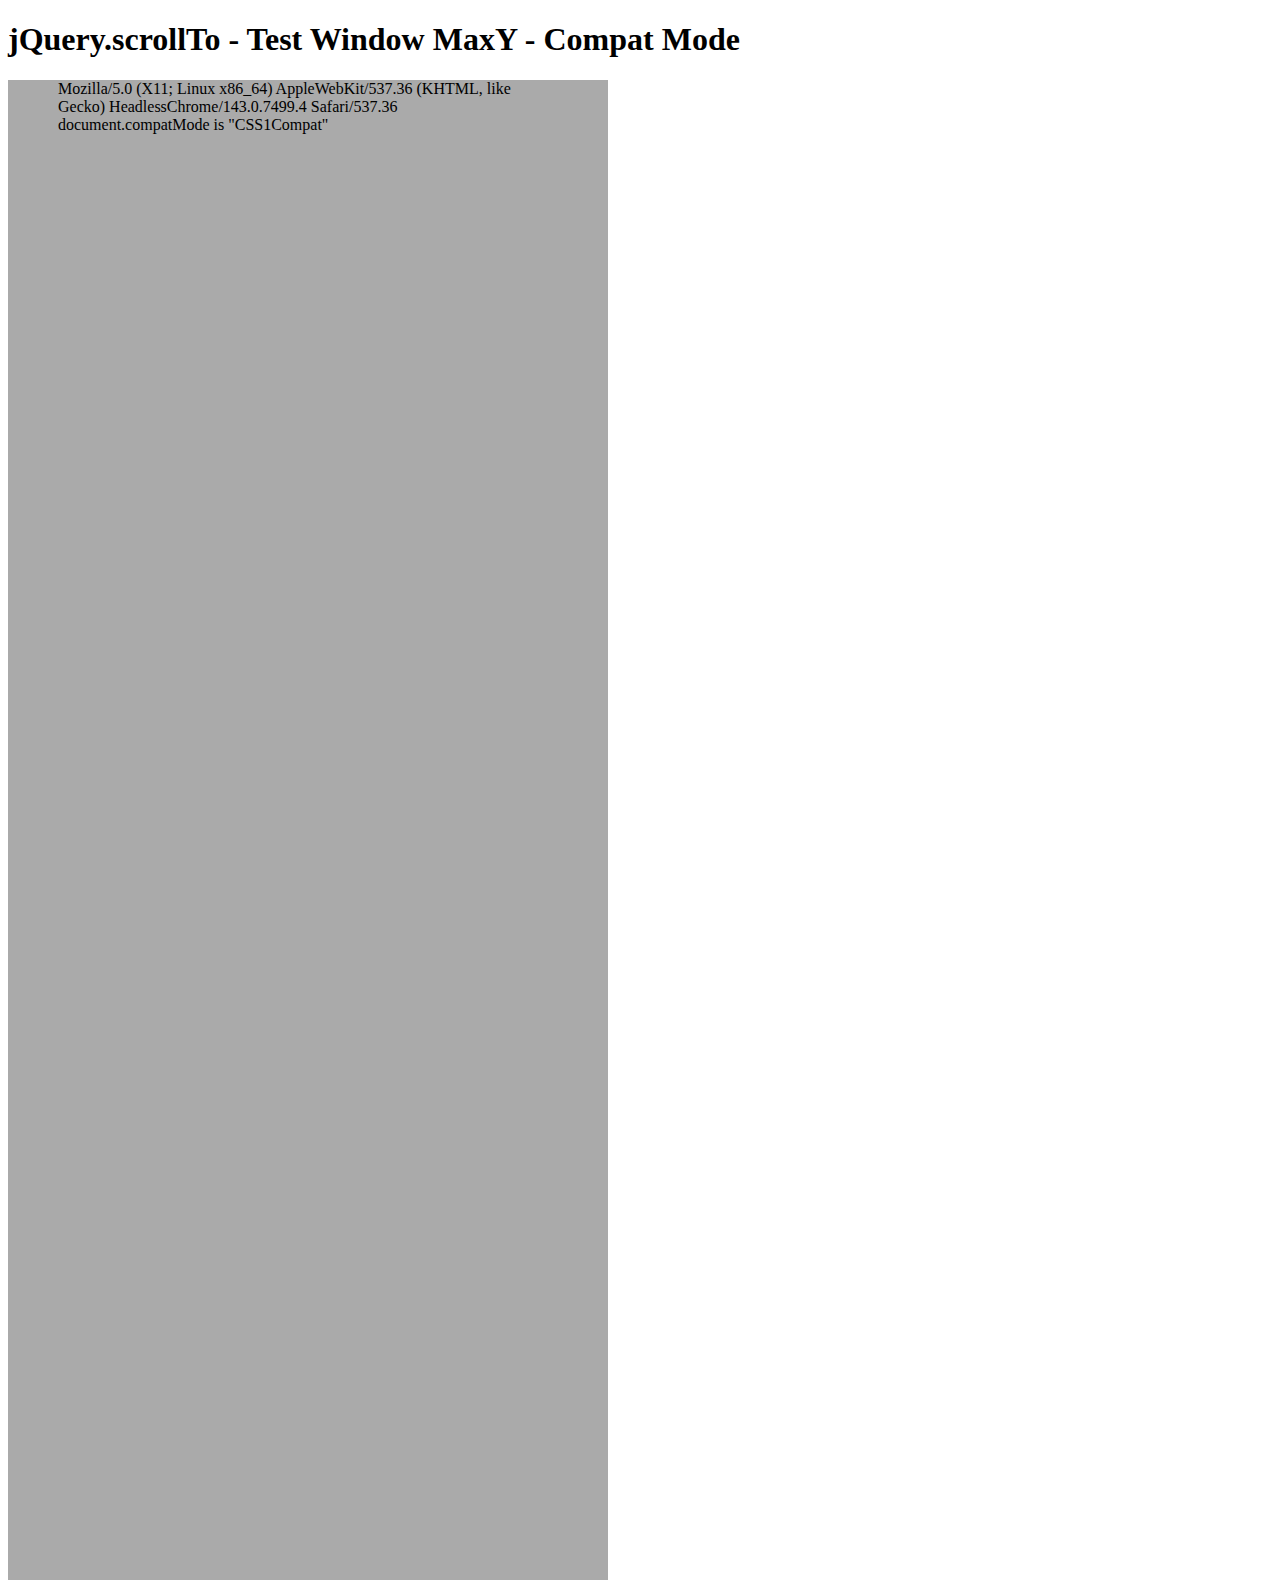
<file: assets/plugins/jquery-scrollto/tests/WinMaxY-compat.html>
<!DOCTYPE html PUBLIC "-//W3C//DTD XHTML 1.0 Transitional//EN" "http://www.w3.org/TR/xhtml1/DTD/xhtml1-transitional.dtd">
<html xmlns="http://www.w3.org/1999/xhtml">
<head>
	<meta http-equiv="Content-Type" content="text/html; charset=iso-8859-1" />
	<title>jQuery.scrollTo - Test Window MaxY - Compat Mode</title>
	<script type="text/javascript" src="https://code.jquery.com/jquery-1.11.0.js"></script>
	<script type="text/javascript" src="../jquery.scrollTo.js"></script>
	<script type="text/javascript" src="test.js"></script>
</head>
<body>
	<h1>jQuery.scrollTo - Test Window MaxY - Compat Mode</h1>
	
	<div id="ua" style="height:1500px; width:500px; padding:0 50px; background-color:#AAA">
		&nbsp;
	</div>
	<script type="text/javascript">
		$(window).test();
	</script>
</html>
</file>
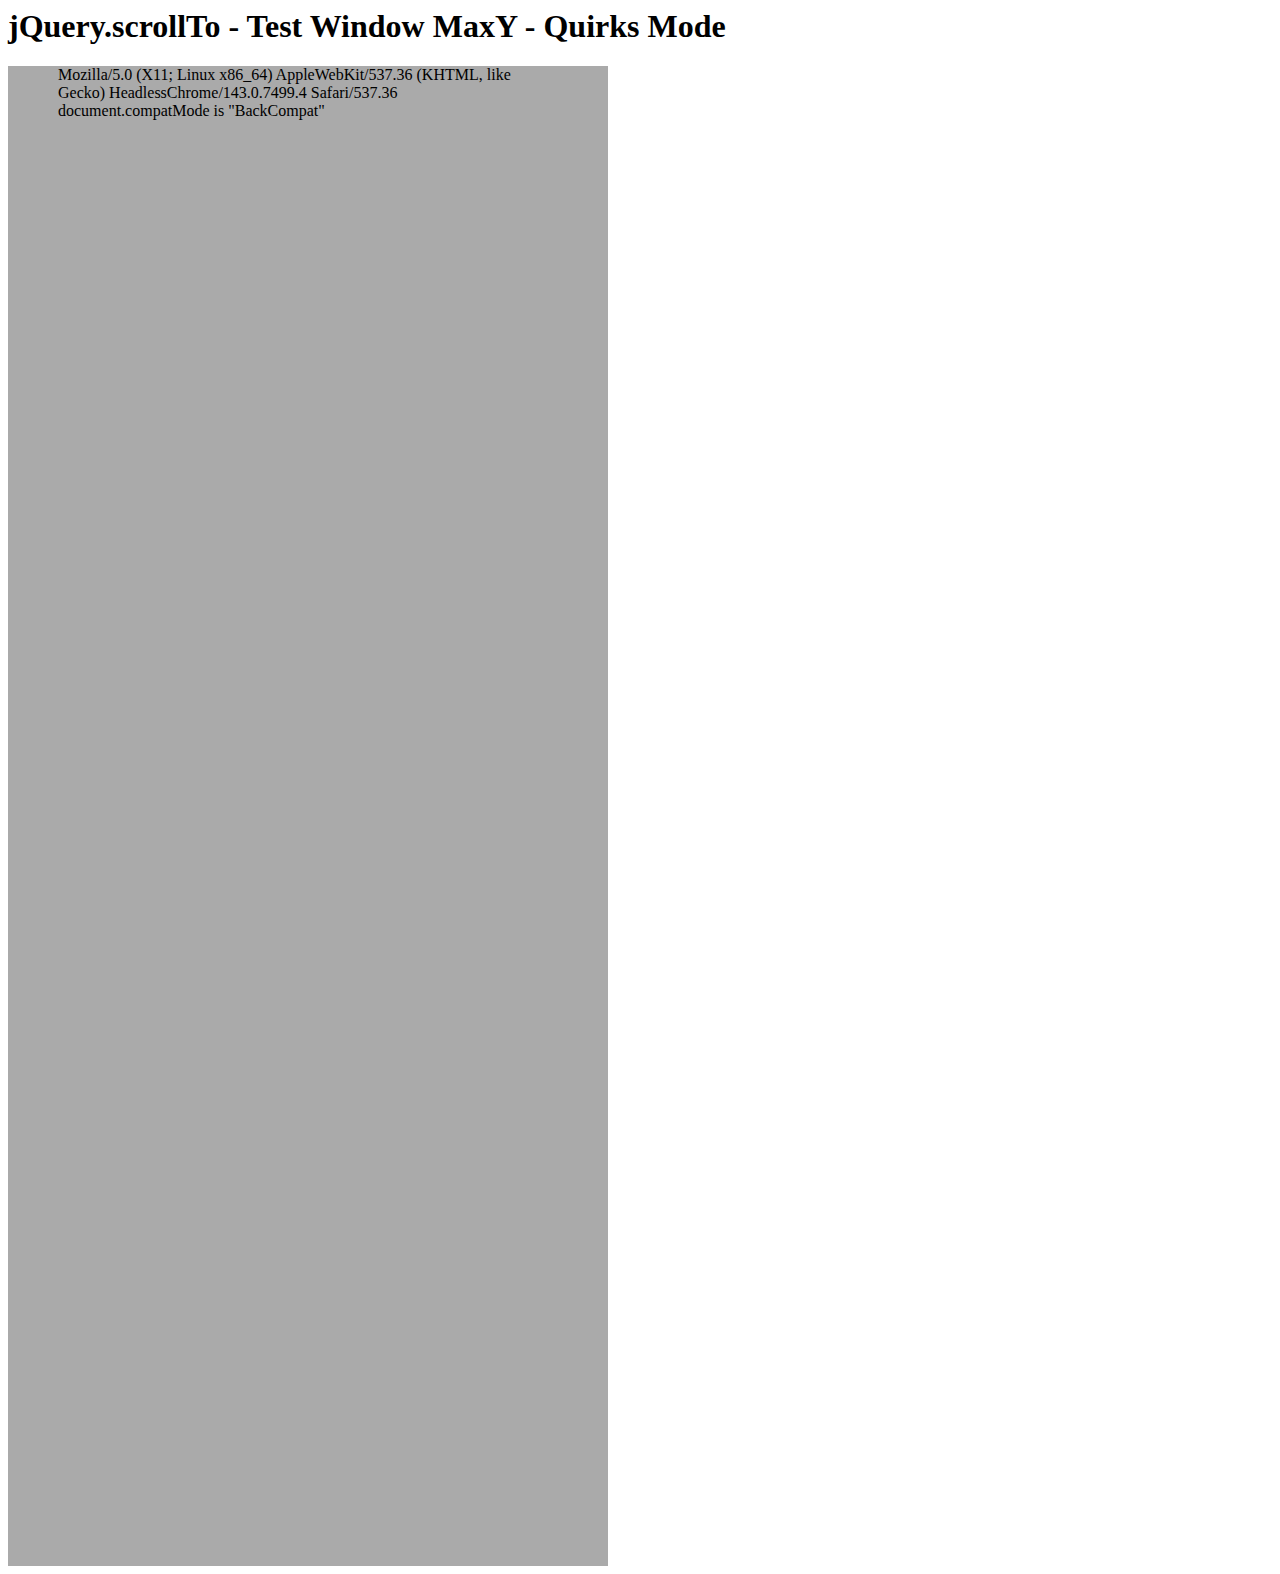
<file: assets/plugins/jquery-scrollto/tests/WinMaxY-quirks.html>
<html>
<head>
	<meta http-equiv="Content-Type" content="text/html; charset=iso-8859-1" />
	<title>jQuery.scrollTo - Test Window MaxY - Quirks Mode</title>
	<script type="text/javascript" src="https://code.jquery.com/jquery-1.11.0.js"></script>
	<script type="text/javascript" src="../jquery.scrollTo.js"></script>
	<script type="text/javascript" src="test.js"></script>
</head>
<body>
	<h1>jQuery.scrollTo - Test Window MaxY - Quirks Mode</h1>

	<div id="ua" style="height:1500px; width:500px; padding:0 50px; background-color:#AAA">
		&nbsp;
	</div>
	<script type="text/javascript">
		$(window).test();
	</script>
</html>
</file>
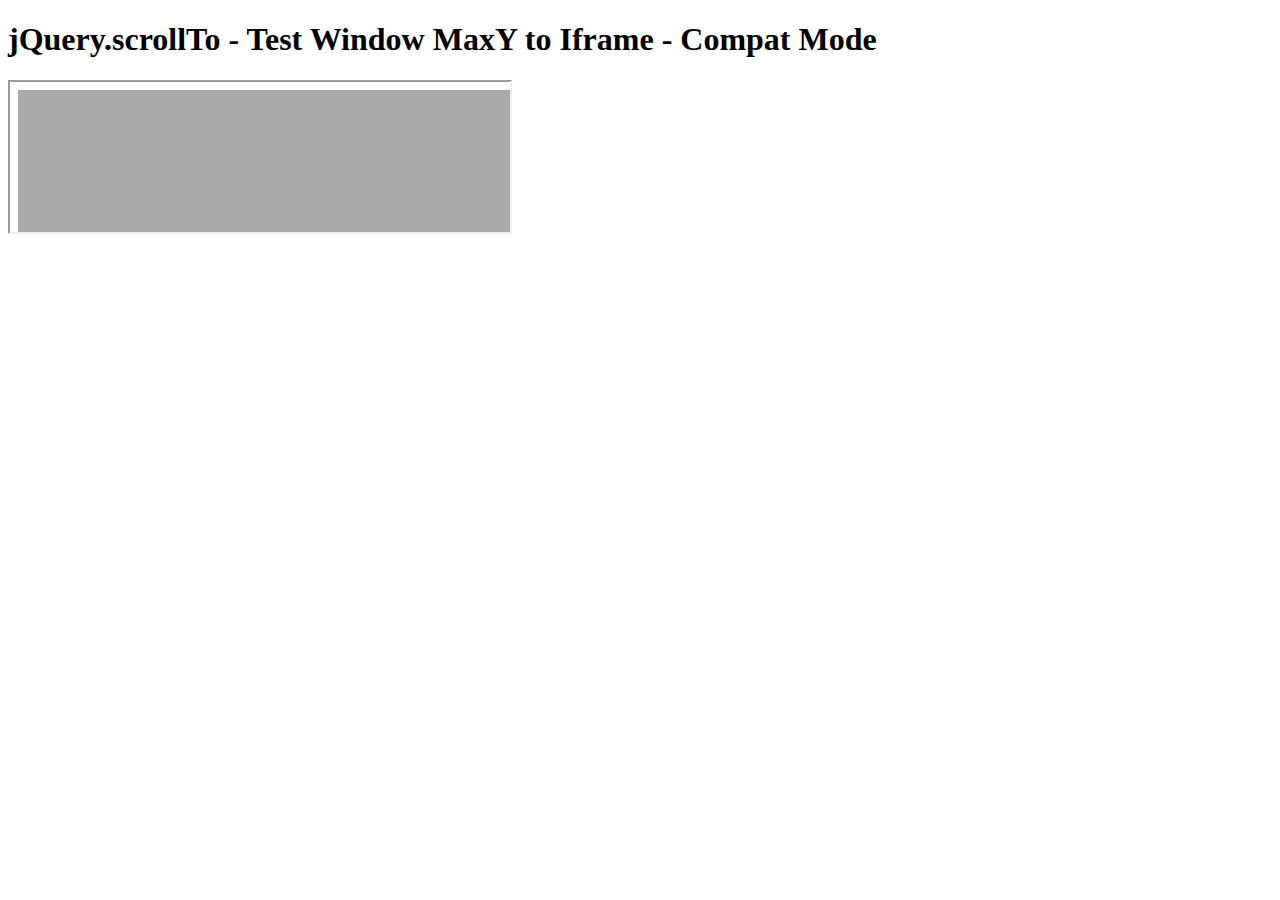
<file: assets/plugins/jquery-scrollto/tests/WinMaxY-to-iframe-compat.html>
<!DOCTYPE html PUBLIC "-//W3C//DTD XHTML 1.0 Transitional//EN" "http://www.w3.org/TR/xhtml1/DTD/xhtml1-transitional.dtd">
<html xmlns="http://www.w3.org/1999/xhtml">
<head>
	<meta http-equiv="Content-Type" content="text/html; charset=iso-8859-1" />
	<title>jQuery.scrollTo - Test Window MaxY to Iframe - Compat Mode</title>
	<script type="text/javascript" src="https://code.jquery.com/jquery-1.11.0.js"></script>
	<script type="text/javascript" src="../jquery.scrollTo.js"></script>
	<script type="text/javascript" src="test.js"></script>
</head>
<body>
	<h1>jQuery.scrollTo - Test Window MaxY to Iframe - Compat Mode</h1>

	<iframe src="WinMaxY-compat.html?notest"  style="width:500px" /></iframe>
	
	<script type="text/javascript">
		setTimeout(function(){
			$('iframe').test();
		}, 1500 );
	</script>
</html>
</file>
<file: assets/plugins/headereffects/css/component.css>
.scroll {
	position: fixed;
	top: 50%;
	left: 50%;
	-webkit-transform: translateX(-50%) translateY(-50%);
	-moz-transform: translateX(-50%) translateY(-50%);
	transform: translateX(-50%) translateY(-50%);
	letter-spacing: 1px;
	font-weight: 700;
	font-size: 2em;
	line-height: 2;
	width: 10em;
	text-align: center;
	height: 2em;
	color: #e74c3c;
	background: #fff;
	font-style: normal;
	text-transform: uppercase;
	opacity: 0.8;
}

.scroll::after {
	display: block;
	content: '\2193';
	color: #fff;
	font-size: 3em;
	line-height: 1;
}

/* Header styles and animations */

.ha-header {
	position: fixed;
	top: 0;
	left: 0;
	width: 100%;
	padding: 0;
	z-index: 80;
	font-family: 'Lato', Arial, sans-serif;
	-webkit-transform: translateY(0%);
	-moz-transform: translateY(0%);
	transform: translateY(0%);
	-webkit-transition: all 0.5s;
	-moz-transition: all 0.5s;
	transition: all 0.5s;
}

.ha-header-perspective {
	width: 100%;
	height: 100%;
	position: relative;
	-webkit-perspective: 1100px;
	-moz-perspective: 1100px;
	perspective: 1100px;
	-webkit-perspective-origin: 50% 0;
	-moz-perspective-origin: 50% 0;
	perspective-origin: 50% 0;
}

.ha-header-perspective > div {
	background: #fff;
	text-align: left;
	padding: 0 7%;
	height: 50%;
	width: 100%;
	margin: 0 auto;
	position: relative;
	text-align: justify;
	-webkit-backface-visibility: hidden;
	-moz-backface-visibility: hidden;
	backface-visibility: hidden;
	-webkit-transition: all 0.5s;
	-moz-transition: all 0.5s;
	transition: all 0.5s;
	overflow: hidden;
}

.ha-header-front {
	z-index: 2;
	-webkit-transform-origin: 50% 100%;
	-moz-transform-origin: 50% 100%;
	transform-origin: 50% 100%;
}

.ha-header-perspective .ha-header-bottom {
	background: #ddd;
	-webkit-transform-origin: 50% 0%;
	-moz-transform-origin: 50% 0%;
	transform-origin: 50% 0%;
	z-index: 1;
	-webkit-transform: rotateX(-90deg);
	-moz-transform: rotateX(-90deg);
	transform: rotateX(-90deg);
	-webkit-transition: top 0.5s;
	-moz-transition: top 0.5s;
	transition: top 0.5s;
	position: absolute;
	top: 0;
}

/* Justify inline-block elements (h1 on left side, nav on right) */
.ha-header-perspective > div::after {
    content: '';
    display: inline-block;
    width: 100%;
}

/* Text styling */
.ha-header h1,
.ha-header h1::before,
.ha-header h1 span,
.ha-header nav,
.ha-header nav::before {
	display: inline-block;
	vertical-align: middle;
	text-align: left;
}

.ha-header h1 {
	font-weight: 300;
	font-size: 3.2em;
	margin: 0;
	color: #2d383f;
	cursor: default;
	height: 100%;
	z-index: 1;
	-webkit-transition: all 0.5s;
	-moz-transition: all 0.5s;
	transition: all 0.5s;
}

.ha-header h1::before,
.ha-header nav::before {
	content: '';
	height: 100%;
}

.ha-header h1::after {
	content: '';
	width: 100px;
	height: 96px;
	background: #fff;
	position: absolute;
	z-index: 100;
	top: 0;
	left: 0;
	cursor: pointer;
	box-shadow: inset 0 8px #2d383f, inset 0 16px #fff, inset 0 24px #2d383f, inset 0 32px #fff, inset 0 40px #2d383f, inset 0 48px #fff, inset 0 56px #2d383f;
	opacity: 0;
	border: 20px solid #fff;
	-webkit-transition: opacity 0.5s;
	-moz-transition: opacity 0.5s;
	transition: opacity 0.5s;
}

.ha-header nav {
	height: 100%;
}

.ha-header nav a {
	display: inline-block;
	text-transform: uppercase;
	letter-spacing: 1px;
	font-weight: 700;
    padding: 0.2em 0.4em;
    margin: 0 0.4em 0;
    font-size: 0.8em;
    cursor: pointer;
    color: #e74c3c;
    outline: none;
    text-decoration: none;
}

.ha-header nav a:hover {
	color: #bc3c2f;
}

.ha-header nav a:last-child {
    margin-right: 0;
}

.ha-header .ha-header-front nav a:first-child,
.ha-header .ha-header-front nav a:last-child {
	border: 2px solid #e74c3c;
}

.ha-header .ha-header-front nav a:first-child:hover,
.ha-header .ha-header-front nav a:last-child:hover {
	border: 2px solid #bc3c2f;
}

/* Individual states */

.ha-header-large {
	height: 420px;
}

.ha-header-small {
	height: auto;
}

.ha-header-hide {
	height: auto;
	-webkit-transform: translateY(-100%);
	-moz-transform: translateY(-100%);
	transform: translateY(-100%);
}

.ha-header-show {
	height: auto;
	-webkit-transform: translateY(0%);
	-moz-transform: translateY(0%);
	transform: translateY(0%);
}

.ha-header-show .ha-header-bottom {
	opacity: 0;
	-webkit-transition: top 0.5s, opacity 0s 0.5s;
	-moz-transition: top 0.5s, opacity 0s 0.5s;
	transition: top 0.5s, opacity 0s 0.5s;
	-webkit-transform: rotateX(0deg);
	-moz-transform: rotateX(0deg);
	transform: rotateX(0deg);
	top: 0%;
}

.ha-header-subshow {
	height: auto;
}

.ha-header-subshow .ha-header-bottom {
	-webkit-transition: top 0.5s;
	-moz-transition: top 0.5s;
	transition: top 0.5s;
	-webkit-transform: rotateX(0deg);
	-moz-transform: rotateX(0deg);
	transform: rotateX(0deg);
	top: 50%;
}

.ha-header-shrink {
	height: auto;
	top: 50px;
	padding-left: 50px;
	padding-right: 50px;
}

.ha-header-shrink .ha-header-bottom {
	opacity: 0;
}

.ha-header-rotate {
	height: auto;
	top: 50px;
	padding-left: 50px;
	padding-right: 50px;
}

.ha-header-rotate .ha-header-front {
	-webkit-transform: translateY(-100%) rotateX(90deg);
	-moz-transform: translateY(-100%) rotateX(90deg);
	transform: translateY(-100%) rotateX(90deg);
}

.ha-header-rotate .ha-header-bottom {
	top: 50%;
	-webkit-transition: -webkit-transform 0.5s;
	-moz-transition: -moz-transform 0.5s;
	transition: transform 0.5s;
	-webkit-transform: rotateX(0deg) translateY(-100%);
	-moz-transform: rotateX(0deg) translateY(-100%);
	transform: rotateX(0deg) translateY(-100%);
}

.ha-header-rotateBack {
	height: auto;
	top: 50px;
	padding-left: 50px;
	padding-right: 50px;
}

.ha-header-rotateBack .ha-header-front {
	-webkit-transform: translateY(0%) rotateX(0deg);
	-moz-transform: translateY(0%) rotateX(0deg);
	transform: translateY(0%) rotateX(0deg);
}

.ha-header-rotateBack .ha-header-bottom {
	top: 50%;
	-webkit-transition: -webkit-transform 0.5s;
	-moz-transition: -moz-transform 0.5s;
	transition: transform 0.5s;
	-webkit-transform: rotateX(-90deg);
	-moz-transform: rotateX(-90deg);
	transform: rotateX(-90deg);
}

.ha-header-color {
	height: auto;
}

.ha-header-color .ha-header-front,
.ha-header-color .ha-header-bottom {
	background-color: rgba(255,255,255,1);
	border-bottom:1px solid #dadada;
}

.ha-header-color h1,
.ha-header-color nav a {
	color: #fff;
}

.ha-header-box {
	height: 192px;
	width: 100px;
	top: 20px;
	left: 20px;
}

.ha-header-box h1 {
	padding-left: 150px;
}

.ha-header-box h1,
.ha-header-box nav a {
	color: transparent;
}

.ha-header-box h1:after {
	opacity: 1;
}

.ha-header-box nav {
	opacity: 0;
}

.ha-header-fullscreen {
	height: 100%;
	opacity: 0.9;
}

.ha-header-fullscreen .ha-header-front {
	height: 100%;
}

.ha-header-fullscreen .ha-header-bottom {
	opacity: 0;
	-webkit-transition: top 0.5s, opacity 0s 0.5s;
	-moz-transition: top 0.5s, opacity 0s 0.5s;
	transition: top 0.5s, opacity 0s 0.5s;
	-webkit-transform: rotateX(0deg);
	-moz-transform: rotateX(0deg);
	transform: rotateX(0deg);
	top: 50%;
	background: #f3796c;
}

.ha-header-subfullscreen {
	height: 100%;
	opacity: 0.9;
}

.ha-header-subfullscreen .ha-header-bottom {
	-webkit-transition: top 0.5s;
	-moz-transition: top 0.5s;
	transition: top 0.5s;
	-webkit-transform: rotateX(0deg);
	-moz-transform: rotateX(0deg);
	transform: rotateX(0deg);
	top: 50%;
	background: #f3796c;
}

.ha-header-subfullscreen .ha-header-bottom nav a {
	color: #fff;
}

@media screen and (max-width: 65em) {
	body {
		font-size: 85%;
	}
}

@media screen and (max-width: 60em) {


	.ha-header-perspective > div,
	.ha-header nav {
		text-align: center;
	}

	.ha-header h1 {
		padding: 10px 0;
		height: 60%;
	}

	.ha-header .ha-header-bottom nav {
		padding: 40px 0px;
	}

	.ha-header nav {
		display: block;
		height: auto;
	}

}

@media screen and (max-width: 38em) {
	section {
		font-size: 1.3em;
	}

	.ha-header h1 {
		font-size: 2em;
	}

	.ha-header nav {
		font-size: 60%;
	}
}
</file>
<file: assets/plugins/pace/pace-theme-flash.css>
.pace {
  -webkit-pointer-events: none;
  pointer-events: none;

  -webkit-user-select: none;
  -moz-user-select: none;
  user-select: none;

  -webkit-perspective: 12rem;
  -moz-perspective: 12rem;
  -ms-perspective: 12rem;
  -o-perspective: 12rem;
  perspective: 12rem;

  z-index: 2000;
  position: fixed;
  height: 6rem;
  width: 6rem;
  margin: auto;
  top: 0;
  left: 0;
  right: 0;
  bottom: 0;
}

.pace .pace-activity {
  display: block;
  position: fixed;
  z-index: 2000;
  top: 40px;
  right: 40px;
  width: 30px;
  height: 30px;
  border: solid 5px transparent;
  border-top-color: #3ACCC3;
  border-left-color: #3ACCC3;
  border-radius: 20px;
  -webkit-animation: pace-spinner 400ms linear infinite;
  -moz-animation: pace-spinner 400ms linear infinite;
  -ms-animation: pace-spinner 400ms linear infinite;
  -o-animation: pace-spinner 400ms linear infinite;
  animation: pace-spinner 400ms linear infinite;
}

.pace.pace-inactive .pace-activity {
  display: none;
}





@-webkit-keyframes pace-spinner {
  0% { -webkit-transform: rotate(0deg); transform: rotate(0deg); }
  100% { -webkit-transform: rotate(360deg); transform: rotate(360deg); }
}
@-moz-keyframes pace-spinner {
  0% { -moz-transform: rotate(0deg); transform: rotate(0deg); }
  100% { -moz-transform: rotate(360deg); transform: rotate(360deg); }
}
@-o-keyframes pace-spinner {
  0% { -o-transform: rotate(0deg); transform: rotate(0deg); }
  100% { -o-transform: rotate(360deg); transform: rotate(360deg); }
}
@-ms-keyframes pace-spinner {
  0% { -ms-transform: rotate(0deg); transform: rotate(0deg); }
  100% { -ms-transform: rotate(360deg); transform: rotate(360deg); }
}
@keyframes pace-spinner {
  0% { transform: rotate(0deg); transform: rotate(0deg); }
  100% { transform: rotate(360deg); transform: rotate(360deg); }
}
</file>
<file: assets/css/style.css>
/* Font Import */
@import url('http://fonts.googleapis.com/css?family=Montserrat:400,700');
@import url('http://fonts.googleapis.com/css?family=Open+Sans:400,300,600,700');
@import url('http://fonts.googleapis.com/css?family=Roboto:400,300,500,700,900');
@import url('http://fonts.googleapis.com/css?family=Roboto+Condensed:400,300,700');

::-webkit-input-placeholder { /* WebKit browsers */
    color:#919399;
}
:-moz-placeholder { /* Mozilla Firefox 4 to 18 */
    color:#333843;
}
::-moz-placeholder { /* Mozilla Firefox 19+ */
    color:#333843 ;
}
:-ms-input-placeholder { /* Internet Explorer 10+ */
    color:#333843;
}


/* Reset */
html{
	font-size: 100%;
}
body { 
  color: #6f7b8a; 
  font-family: "Helvetica Neue", Helvetica, Arial, sans-serif;
  font-size:13px;
  padding: 0px !important;
  margin: 0px !important;
  line-height: 1.5;
  font-style: normal;	
  font-weight: normal;
  background-color:#f2f4f6;  
  text-rendering: optimizeLegibility;
}
.main-wrapper{
	opacity:1;
}
body.pace-running .main-wrapper{
	opacity:0;
}
body.pace-done .main-wrapper{
	opacity:1;
}
.tableCell{
	vertical-align: top;
}

.navbar > .container .navbar-brand{
	margin-left:0px
}
.navbar-brand{
	line-height: 34px;
	 margin: 33px 0;
	 padding:0;
}
.navbar-static-top, .navbar-fixed-tops{
	position:fixed;
	top:0;
	left:0;
	z-index: 70;
	width: 100%;
	padding: 0;
	margin:0;
}

.navbar-top{
position:absolute;
	top:0;
	left:0;
	z-index: 70;
	width: 100%;
	padding: 0;
	margin:0;
}

.navbar-default{
	background-image:none;
	background-color:#fff;
	box-shadow:none;
	border-bottom: 1px solid #e5e9ec;
}
.navbar-transparent{
	background-color:transparent;
}

.compressed .navbar-nav > li > a{
	margin: 11px 25px;
	font-family: "Open Sans","Helvetica","Arial";
	text-transform:uppercase;
	letter-spacing:0.8;
	font-size: 0.875em;
	text-rendering: optimizeLegibility;
}
.navbar-brand.compressed {
	margin:13px 0;
}
.navbar-top .navbar-nav{
	margin-top:15px;
}
.navbar-nav > li > a{
	line-height:45px;
	margin: 39px 25px;
	padding:0;
}
.navbar-nav > li > a:hover,.navbar-nav > li > a:focus{
	background-color:transparent;
	border-bottom:#fff 2px solid;
}
.navbar-default  .navbar-nav> li > a:hover,.navbar-default .navbar-nav  > li > a:focus{
	background-color:transparent;
	border-bottom:0px;
}
.navbar-transparent .navbar-nav > .active > a{
	background-image:none;
	box-shadow:none;
	background-color:#fff;
	color:#22262e;
}
.navbar-transparent .navbar-nav > li > a{
	color: #fff;
	font-family: "Open Sans","Helvetica","Arial";
	text-transform:uppercase;
	letter-spacing:0.8;
	font-size: 0.875em;
	text-rendering: optimizeLegibility;
}
.navbar-default .navbar-nav > .active > a{
	background-image:none;
	box-shadow:none;
	background-color:#fff;
	color:#22262e;
}
.navbar-nav > li > a{
	color: #909296;
	font-family: 'Montserrat', sans-serif;
	font-weight:bold;
}

.navbar-default .navbar-toggle{
	border:none;
}
.navbar-default .navbar-toggle:hover,.navbar-default .navbar-toggle:active{
	background-color:#fff;
}
.navbar-default .navbar-toggle .icon-bar{
	background-color:#4c5264;
}

.navbar-toggle .icon-bar{
	border-radius: 0px;
	height: 3px;
}
.navbar-transparent .navbar-toggle{
	margin-top: 35px;
}
.navbar-transparent .navbar-toggle .icon-bar{
	background-color:#fff;
}

.navbar-toggle{
	margin-top: 15px;
}

.ha-header {
	height: 140px;
}
.ha-header .navbar-nav > li > a{
	text-align:left
}
.page-header{
	margin: 0px 0 20px;
	border-bottom:0px;
}
.page-header h1, .page-header h2, .page-header h3,.page-header h4 {
	display:inline-block
} 
/* Typography */
h1, h2, h3, h4, h5, h6{
	margin:10px 0;
	text-rendering: optimizeLegibility;
}
h1{
	line-height:46px
}
h2{
	line-height:42px
}
h3{
	line-height:34px
}
h4{
	line-height:28px;
	font-size:16px;
}
h3 small, h4 small, h5 small {
 font-family: 'Open Sans';
  font-weight: 300;	
  color: #444;
}
h1 small, h2 small, h3 small, h4 small, h5 small, h6 small, .h1 small, .h2 small, .h3 small, .h4 small, .h5 small, .h6 small, h1 .small, h2 .small, h3 .small, h4 .small, h5 .small, h6 .small, .h1 .small, .h2 .small, .h3 .small, .h4 .small, .h5 .small, .h6 .small{
	color: #505458;
	font-size: 62%;
}
h1, h2, h3, h4, h5, h6 {
  font-family: 'Open Sans';
  font-weight: 300;
  color:#505458;
}

h1.block, h2.block, h3.block, h4.block, h5.block, h6.block {
  padding-bottom: 10px;
}

a {
  text-shadow: none !important;
  color: #0d638f;
  transition: color 0.1s linear 0s,background-color 0.1s linear 0s, opacity 0.1s linear 0s!important;
}

a,a:focus, a:hover, a:active {
  outline: 0;
  text-decoration:none;
}

label.inline{
	display:inline-block;
	position:relative;
	top:0px;
	font-size: 13px;
	
}
ul > li {
	padding-left:0;
	line-height:20px;
}
address{
	margin-bottom:0px;
}
blockquote{
	 padding: 0 0 0 18px;
	  border-left: 5px solid #EEEEEE;
}
blockquote p{
	font-size:16px
}
blockquote small:before{
	 content: "";
}
blockquote.pull-right small:after{
	content: "";
}
blockquote small{
	line-height: 29px;
	color:#8b91a0;
}
.logo{
	margin:18px 14px;
}

.normal{ 
	font-weight:normal;
}

.semi-bold{ 
	font-weight:600;
}

.bold{ 
	font-weight:bold;
}

.all-caps{
	text-transform:uppercase;
}
.light{
	font-weight:300 !important;
}

.small-text{
	font-size:12px !important;
}

.normal-text{
	font-size:13px !important;
}

.large-text{
	font-size:15px !important;
}

.center-text{
	text-align:center !important;
}
.muted {
	color:#b6bfc5;
}
/* Background Colors */
.bg-blue {
  background-color: #00acec !important;
}

.bg-red {
  background-color: #f35958 !important;
}

.bg-yellow {
  background-color: #00acec !important;
}

.bg-green {
  background-color: #0aa699 !important;
}

.bg-purple {
  color: #852b99 !important;
}

.bg-grey {
  color: #555555 !important;
}

/* Font Colors */

.text-black {
  color: #1b1e24 !important;
}

.text-white {
  color: #fff !important;
}

.text-success{
	color:#0AA699 !important;
}
.text-info{
	color:#0090D9 !important;
}
.text-warning{
	color:#fbb05e !important;
}
.text-error{
	color:#F35958 !important;
}

.text-right{
	text-align:right !important;
}

.text-left{
	text-align:left !important;
}

.text-center{
	text-align:center !important;
}

/* Color bands showcase used for demo */ 
.color-bands.green{
	background-color:#0aa699
}

.color-bands.purple{
	background-color:#a272b2
}

.color-bands.red{
	background-color:#f35958
}
.color-bands.blue{
	background-color:#14b9d6
} 

hr {
  margin: 20px 0;
  border: 0;
  border-top: 1px solid #E0DFDF;
  border-bottom: 1px solid #FEFEFE;
}
/*** Fixes & Misc ***/
.middle > * {
  vertical-align: middle;
}
.hide {
  display: none !important;
}
.appear {
 visibility: hidden;
}
.v-align-bottom{
	vertical-align: bottom;
}
.v-align-top{
	vertical-align: top;
}
.v-align-middle{
	vertical-align: middle;	
}

.no-padding {
  padding: 0px !important;
}
.no-margin {
  margin: 0px !important;
}

.padding-10{
	padding:10px;
}
.padding-20{
	padding:20px;
}
/** Padding top **/
.p-t-10{
	padding-top:10px;
}
.p-t-20{
	padding-top:20px;
}
.p-t-30{
	padding-top:30px;
}
.p-t-40{
	padding-top:40px;
}
.p-t-50{
	padding-top:50px;
}
.p-t-60{
	padding-top:60px;
}
.p-t-70{
	padding-top:70px;
}
.p-t-80{
	padding-top:80px;
}
/** Padding Bottom **/
.p-b-10{
	padding-bottom:10px;
}
.p-b-20{
	padding-bottom:20px;
}
.p-b-30{
	padding-bottom:30px;
}
.p-b-40{
	padding-bottom:40px;
}
.p-b-50{
	padding-bottom:50px;
}
.p-b-60{
	padding-bottom:60px;
}
/** Padding Left **/
.p-l-10{
	padding-left:10px;
}
.p-l-20{
	padding-left:20px;
}
.p-l-30{
	padding-left:30px;
}
.p-l-40{
	padding-left:40px;
}
.p-l-50{
	padding-left:50px;
}
.p-l-50{
	padding-left:50px;
}
/** Padding Right **/
.p-r-10{
	padding-right:10px;
}
.p-r-20{
	padding-right:20px;
}
.p-r-30{
	padding-right:30px;
}
.p-r-40{
	padding-right:40px;
}
.p-r-50{
	padding-right:50px;
}
.p-r-60{
	padding-right:60PX;
}

/** Margins **/
.margin-10{
	margin:10px;
}
.margin-20{
	margin:20px;
}
/** Padding top **/
.m-t-10{
	margin-top:10px;
}
.m-t-20{
	margin-top:20px;
}
.m-t-30{
	margin-top:30px;
}
.m-t-40{
	margin-top:40px;
}
.m-t-50{
	margin-top:50px;
}
.m-t-60{
	margin-top:60px;
}
/** Padding Bottom **/
.m-b-10{
	margin-bottom:10px;
}
.m-b-20{
	margin-bottom:20px;
}
.m-b-30{
	margin-bottom:30px;
}
.m-b-40{
	margin-bottom:40px;
}
.m-b-50{
	margin-bottom:50px;
}
.m-b-60{
	margin-bottom:60px;
}
.m-b-70{
	margin-bottom:70px;
}
/** Padding Left **/
.m-l-10{
	margin-left:10px;
}
.m-l-20{
	margin-left:20px;
}
.m-l-30{
	margin-left:30px;
}
.m-l-40{
	margin-left:40px;
}

/** Padding Right **/
.m-r-10{
	margin-right:10px;
}
.m-r-20{
	margin-right:20px;
}
.m-r-30{
	margin-right:30px;
}
.m-r-40{
	margin-right:40px;
}
.inline{
	display:inline-block;
}
.custom-font{
	  font-family: 'Montserrat', sans-serif;
	  letter-spacing: 0.8px;
}
img.resize{
	max-width:100%;
	height:auto
}
.push-bottom{
	position:absolute;
	bottom:0;
}
.push-top{
	position:absolute;
	top:0;
}
/*** section **/
.section.relative{
	 position:relative;
}
.section.first{
	margin-top:68px;
}
.section.white{
	background-color:#fff;
}
.section.grey{
	background-color:#f2f4f6;
}
.section.dark-grey{
	background-color:#e5e9ec;
}
.section.black{
	background-color:#22262e;
}
.section.green{
	background-color:#0aa699;
}
.section.purple{
	background-color:#746487;
}
.section.red{
	background-color:#f35958;
}
.section.blue{
	background-color:#0090d9;
}
p {
margin: 0 0 10px;
line-height: 21px;
}
/** Buttons **/
.btn {
    display: inline-block;
    *display: inline;
     padding: 9px 12px;
	 padding-top:7px ;
    margin-bottom: 0;
    *margin-left: .3em;
    font-size: 14px;
    line-height: 20px;
    color: #5e5e5e;
    text-align: center;
    vertical-align: middle;
    cursor: pointer;
    background-color: #d1dade;
    *border: 0;
    -webkit-border-radius: 3px;
     -webkit-border-radius: 3px;
     -webkit-border-radius: 3px; 
	background-image:none !important;
	border: none;
	text-shadow: none;
	box-shadow:none;	
    transition: all 0.12s linear 0s !important;
	font: 14px/20px "Helvetica Neue",Helvetica,Arial,sans-serif;	
}
.btn:focus{
	outline:none;
}
.btn:hover, .btn:focus, .btn:active, .btn.active, .btn.disabled, .btn[disabled] {
    background-color: #c1cace;
    *background-color: #c1cace;
}
.btn-cons{	
	margin-right: 5px;
	min-width: 120px;
	margin-bottom: 8px;
}
/* only for demonstration */
.btn-demo-space{
  margin-bottom: 8px;
}
.demo-placeholder{
	width:100%;
	height:250px;
}
/* */
.btn-social{
	font-size: 20px;
    margin: 10px;
	
}
.btn-social:hover, .btn-social:focus, .btn-social:active, .btn-social.active, .btn-social.disabled, .btn-social[disabled] {
	color:#2d8ebf;
	text-decoration:none;
}
.btn-primary{
	color: #fff;
    background-color: #0aa699;
}
.btn-primary:hover, .btn-primary:focus, .btn-primary:active, .btn-primary.active, .btn-primary.disabled, .btn-primary[disabled] {
    background-color: #0b9c8f;
    *background-color: #0b9c8f;
}
.btn-success{
	color: #fff;
    background-color: #0090d9;
}
.btn-success:hover, .btn-success:focus, .btn-success:active, .btn-success.active, .btn-success.disabled, .btn-success[disabled] {
    background-color: #1285d1;
    *background-color: #1285d1;
}
.btn-info{
	color: #fff;
    background-color: #1f3853;
}
.btn-info:hover, .btn-info:focus, .btn-info:active, .btn-info.active, .btn-info.disabled, .btn-info[disabled] {
    background-color: #152639;
    *background-color: #152639;
}
.btn-warning{
	color: #fff;
    background-color: #FBB05E;
}
.btn-warning:hover, .btn-warning:focus, .btn-warning:active, .btn-warning.active, .btn-warning.disabled, .btn-warning[disabled] {
    background-color: #f8a142;
    *background-color: #f8a142;
}

.btn-danger{
	color: #fff;
    background-color: #f35958;
}
.btn-danger:hover, .btn-danger:focus, .btn-danger:active, .btn-danger.active, .btn-danger.disabled, .btn-danger[disabled] {
    background-color: #e94847;
    *background-color: #e94847;
}

.btn-danger-dark{
	color: #fff;
    background-color: #b94141;
}
.btn-danger-dark:hover, .btn-danger-dark:focus, .btn-danger-dark:active, .btn-danger-dark.active, .btn-danger-dark.disabled, .btn-danger-dark[disabled] {
    background-color: #e94847;
    *background-color: #e94847;
	color: #fff;
}
.btn-dark{
	color: #fff;
    background-color: #333a49;
}

.btn-transparent{
	color: #fff;
    background-color: rgba(0,0,0,0.27);
}
.btn-transparent:hover, .btn-transparent:focus, .btn-transparent:active, .btn-transparent.active, .btn-transparent.disabled, .btn-transparent[disabled] {
	background-color: rgba(0,0,0,0.15);
}
.btn-purple{
	color: #fff;
    background-color: #746487;
}
.btn-purple:hover, .btn-purple:focus, .btn-purple:active, .btn-purple.active, .btn-purple.disabled, .btn-purple[disabled] {
	background-color: rgba(0,0,0,0.15);
}
.btn-white{
	color: #5e5e5e;
    background-color: #fff;
	border:1px solid #e5e9ec;
}
.btn-white:hover, .btn-white:focus, .btn-white:active, .btn-white.active, .btn-white.disabled, .btn-white[disabled] {
    background-color: #fbfcfd;
    *background-color: #fbfcfd;
	border:1px solid #b4b9be;
}
.btn-link{
	color: #5e5e5e;
    background-color: transparent;
	border:none;
}
.btn-large {
    padding: 11px 19px;
    font-size: 16px;
    -webkit-border-radius: 4px;
    -moz-border-radius: 4px;
    border-radius: 4px;
}

.btn-link:hover, .btn-link:focus, .btn-link:active, .btn-link.active, .btn-link.disabled, .btn-link[disabled] {
    background-color: transparent;
    *background-color: transparent;
}
.btn-large [class^="icon-"], .btn-large [class*=" icon-"] {
    margin-top: 4px;
}
.btn-small {
    padding:3px 12px;
    font-size: 11.9px;
    -webkit-border-radius: 3px;
    -moz-border-radius: 3px;
    border-radius: 3px;
}
.btn-small [class^="icon-"], .btn-small [class*=" icon-"] {
    margin-top: 0;
}
.btn-mini [class^="icon-"], .btn-mini [class*=" icon-"] {
    margin-top: -1px;
}
.btn-mini {
    padding:2px 9px;
    font-size: 10.5px;
    -webkit-border-radius: 3px;
    -moz-border-radius: 3px;
    border-radius: 3px;
}

.btn-group.open .btn.dropdown-toggle {
    background-color: #e6e6e6;
}
.btn-group.open .btn-primary.dropdown-toggle {
    background-color: #0b9c8f;
}
.btn-group.open .btn-warning.dropdown-toggle {
    background-color: #fbc01e;
}
.btn-group.open .btn-danger.dropdown-toggle {
    background-color: #e94847;
}
.btn-group.open .btn-success.dropdown-toggle {
    background-color: #0090d9;
}
.btn-group.open .btn-info.dropdown-toggle {
    background-color: #152639;
}
.btn-group.open .btn-inverse.dropdown-toggle {
    background-color: #222;
}

.btn-group.open .btn-white.dropdown-toggle {
    background-color: #fbfcfd;
}
.btn-group > .btn + .dropdown-toggle{
	-webkit-box-shadow: none;
    -moz-box-shadow: none;
    box-shadow: none;
	border-left:1px #f7f7f7 solid;
}
.btn-block + .btn-block {
	margin-top: 8px;
}
.btn .caret{
	margin-left: 3px;
}
.btn .caret.single{
	margin-left: 0px;
}
.btn-group > .dropdown-menu{
	font-size:13px;
}
.btn-group > .dropdown-menu li{
	 padding-left: 0px;
}
.dropdown-menu {
  position: absolute;
  top: 100%;
  left: 0;
  z-index: 1000;
  display: none;
  float: left;
  list-style: none;
  text-shadow: none;
	-webkit-box-shadow: 0px 0px 5px rgba(86, 96, 117, 0.20);
	-moz-box-shadow:    0px 0px 5px rgba(86, 96, 117, 0.20);
	box-shadow:         0px 0px 5px rgba(86, 96, 117, 0.20);
  border:none;
  border-radius:3px;
  padding:0px;
  font-size: 13px;
}

.dropdown-menu .divider{
	background-color: #eaedf0;
	 height: 1px;
	 margin:3px 0;
	 border-bottom:0px
}
.dropdown-menu > li > a{
	 line-height: 25px;
	 color: #2a2e36;
	 margin:4px;
	 border-radius:3px;
	 text-align:left;
}
.dropdown-menu>li>a:hover, .dropdown-menu>li>a:focus, .dropdown-submenu:hover>a, .dropdown-submenu:focus>a {
	color: #1b1e24;
    text-decoration: none;
    background-color: #eff2f3;
    background-image: none;
}
.dropdown-menu>.active>a, .dropdown-menu>.active>a:hover, .dropdown-menu>.active>a:focus {
	color: #1b1e24;
    text-decoration: none;
    background-color: #eff2f3;
    background-image: none;
}
.dropdown-menu>.disabled>a, .dropdown-menu>.disabled>a:hover, .dropdown-menu>.disabled>a:focus {
    color: #999;
}
.dropdown-menu>.disabled>a:hover, .dropdown-menu>.disabled>a:focus {
    text-decoration: none;
    cursor: default;
    background-color: transparent;
    background-image: none;
    filter: progid:DXImageTransform.Microsoft.gradient(enabled=false);
}
.btn-group > .btn + .dropdown-toggle{
	 padding-right: 10px;
	 border-left: 1px solid #E5E9EC;
}

.btn-group > .btn:hover, .btn-group > .btn:focus, .btn-group > .btn:active, .btn-group > .btn.active{
	z-index:0;
}
.btn-group > .btn.btn-white:hover, .btn-group > .btn.btn-white:focus, .btn-group > .btn.btn-white:active, .btn-group > .btn.btn-white.active{
	 border: 1px solid #E5E9EC;
}
.btn-group > .btn.btn-mini  + .dropdown-toggle{
	padding-right: 8px;
}

/*** grids ***/
.grid  {
  clear: both;
  margin-top: 0px;
  margin-bottom: 25px;
  padding: 0px;
}

.grid:after, .grid:before {
  display: table;
  color: "";
}

.grid-title {  
  margin-bottom: 15px;
  border-bottom: 1px solid #eee;
}

.grid-title h4 {
  display: inline-block;
  font-size: 16px;
  font-weight: 400;
  margin: 0;
  padding: 0;
  margin-bottom: 7px; 
  width:60%;
    white-space: nowrap;
  overflow: hidden;
  text-overflow: ellipsis;
}

.grid-title h4 i {
  font-size: 14px;
  margin-right: 5px;
  color: #666;
}

.grid-title .tools,
.grid-title .actions
 {
  display: inline-block;
  padding: 0;
  margin: 0;
  margin-top: 6px;
  float: right;
}

.grid-title .tools > a {
  display: inline-block;
  height: 16px;
  margin-left:5px;
}

.grid-title .dropdown-menu i {
  color: #000 ;
}

.grid-title .tools > a:hover {
  text-decoration: none;
  -webkit-transition: all 0.1s ease-in-out;
  -moz-transition: all 0.1s ease-in-out;
  -o-transition: all 0.1s ease-in-out;
  -ms-transition: all 0.1s ease-in-out;
  transition: all 0.1s ease-in-out;
  opacity:.6;  
  filter:'alpha(opacity=60)';
}

.grid-title .actions > .btn-group {
  margin-top: -12px;
}

.grid-title .actions > .btn {
  padding: 4px 10px;
  margin-top: -13px;
}

.grid-title .actions > .btn-group > .btn {
  padding: 4px 10px;
  margin-top: -1px;
}

.grid-title .actions > .btn.mini {
  margin-top: -12px;
  padding: 4px 10px;
}

.grid-title .pagination.pagination-small {
  float: right !important;
  display: inline-block !important;
  margin: 0px;
  margin-top: -2px;
}
.grid .solid .grid-title{
	color:#fff !important;
	border-bottom:1px solid #fff;
}
.grid-body {
  clear: both;  
  padding: 0;  
}

.grid-body.light-blue, .grid.light-blue {
  background-color: #bfd5fa  !important;
}

.grid-body.blue, .grid.blue {
  background-color: #58acf3 !important;
}

.grid-body.red, .grid.red {
  background-color: #f35958 !important;
}

.grid-body.yellow, .grid.yellow {
  background-color: #ffb848 !important;
}

.grid-body.green, .grid.green {
  background-color: #0aa699 !important;
}

.grid-body.purple, .grid.purple {
  background-color: #852b99 !important;
}

.grid-body.light-grey, .grid.light-grey {
  background-color: #fafafa !important;
}

.grid-body.dark-grey, .grid.dark-grey {
  background-color: #555555 !important;
}

.grid-body .btn-toolbar {
  margin: 0px !important;
  padding: 0px !important;
}

.grid-body .btn-group {
  margin: 0px !important;
  padding: 0px !important;
  margin-bottom: 10px
}

/*  draggable girds */

.sortable .grid .grid-title {
  cursor: move;
}
.ui-sortable{
	min-height:0px !important;
}
.ui-sortable-placeholder { 
    border: 1px dotted black; 
    visibility: visible !important; 
    height: 100% !important; 
	
}
  
.ui-sortable-placeholder * { 
  visibility: hidden; 
}

.sortable-box-placeholder {
  background-color: #f5f5f5;
  border: 1px dashed #DDDDDD;
  display: block;
  /* float: left;*/
  margin-top: 0px !important;
  margin-bottom: 24px !important;
}

.sortable-box-placeholder * {
  visibility:hidden;
}

/*** Solid colored grid ***/

.grid.solid .grid-title .tools {
  margin-top: 2px;
  border: 0px;
}

.grid.solid .grid-title {
  margin-bottom: 5px;
  border: 0px;
  padding:13px 15px 6px;
  border-bottom:1px solid rgba(255,255,255,0.35) !important; 

}
.grid.solid .grid-title h4{
	color:#fff;
}
.grid.solid .grid-body{
	color:#fff;
	padding:20px;
}
.grid.solid .grid-body h3{
	color:#fff;
}


/*** simple grid ***/

.grid.simple {
   padding:0px !important
   
}
.grid.simple .grid-title {  
   padding:14px 15px 7px 15px;
   border-bottom: 1px solid #eee;
   color: #282323 !important;
   background-color:#fff;
}

.grid.simple .grid-title > .actions > .btn > i {
  color: #fff !important;
}

.grid.simple .grid-title .tools {
  margin-top: 0px;  
  	position:relative;
}
 .grid.simple .grid-title .tools a,.grid.solid .grid-title .tools a{
  	position:relative;
	background: url('../img/icon/portlet-tray.png') no-repeat;
	transition: all 0.1s linear 0s;
}
.grid.simple .grid-title .tools > a.remove, 
.grid.solid .grid-title .tools > a.remove {
	background-position: -66px -38px;
	width: 10px;
	height: 10px;
	top: -5px;

}

.grid.simple .grid-title .tools > a.config,
.grid.solid .grid-title .tools > a.config {
	background-position: -3px -32px;
	width: 22px;
	height: 22px;
}

.grid.simple .grid-title .tools > a.reload,
.grid.solid .grid-title .tools > a.reload {
	background-position: -37px -38px;
	width: 12px;
	height: 10px;
	top: -5px;

}

.grid.simple .grid-title .tools > a.expand,
.grid.solid .grid-title .tools > a.expand {
	background-position: -123px -40px;
	width: 10px;
	height: 6px;
	top: -5px;

}

.grid.simple .grid-title .tools > a.collapse,
.grid.solid .grid-title .tools > a.collapse {
	background-position:-95px -40px;
	width: 9px;
	height: 7px;
	top: -5px;	
}
.grid.simple .form-actions{
	margin-right:-26px !important;
	margin-left:-26px !important;
	margin-bottom:-26px !important;}
/* grid buttons */

.grid.simple.transparent .grid-body {
	background-color:transparent !important;
	border:none;
}
.grid.simple.transparent.opacity .grid-body {
	background-color: rgba(0, 0, 0, 0.28) !important;
	border:none;
}
.grid.simple.more-padding .grid-body{
	padding:46px !important;
}
.grid.simple .grid-body {
  background-color: #fff;
  padding: 26px;
  border:1px solid #dddddd;
  color:#6f7b8a;  
}
.grid.simple .grid-body.no-padding{
  padding: 0px;
}
.grid.simple .grid-body .wrap-body{
  padding: 0 26px;
  padding-top:10px;
}
.grid.simple .grid-body.no-border{
  border:0px;
  padding-top:1px;
}
.grid.simple .grid-body h4{
	color:#282323;	
 }
.grid.simple .grid-body h3{
	color:#282323;	
 } 
.grid.simple .grid-title {  
  margin-bottom: 0px;
  border:1px solid #dddddd;
  border-bottom:0px;
}
.grid.simple .grid-title.no-border{ 
  border:0px;
  border-bottom:0px;
}
.grid.simple.transparent .grid-title {
   border:none;
   border-bottom:1px solid #D7DBE0;
   background-color:transparent;
} 
.grid.simple.vertical.green{
 border-left:4px solid #0aa699;
 border-top:none !important;
}

.grid.simple.horizontal.red .grid-title {
   border-top:4px solid #f35958;
} 

.grid.simple.horizontal.yellow .grid-title {
   border-top:4px solid #ffb848;
} 
.grid.simple.horizontal.green .grid-title {
   border-top:4px solid #0aa699;
} 

.grid.simple.horizontal.purple .grid-title {
   border-top:4px solid #852b99;
} 

.grid.simple.horizontal.grey .grid-title {
   border-top:4px solid #555555;
} 

.grid.simple.horizontal.light-grey .grid-title {
   border-top:4px solid #aaa;
} 

/*** Box grid ***/
.grid.box {
   padding:0px !important
}

.grid.box .grid-title {  
   padding:8px 10px 2px 10px;
   border-bottom: 1px solid #eee;
   color: #fff !important;
}

.grid.box .grid-title > .actions > .btn > i {
  color: #fff !important;
}

.grid.box .grid-title .tools {
  margin-top: 3px;
}
.grid.box .grid-title .tools a{
  background:url(../img/icon/portlet-tray.png) no-repeat;
  width:23px;
  height:23px
}

/* grid buttons */
.grid.box .grid-body {
  background-color: #fff;
  padding: 10px;
}

.grid.box .grid-title {  
  margin-bottom: 0px;
}

.grid.box.blue .grid-title {
  background-color: #58acf3;
} 

.grid.box.blue {  
   border: 1px solid #b4cef8;
   border-top: 0;
}

.grid.box.red .grid-title {
  background-color: #f35958;
} 

.grid.box.red {  
   border: 1px solid #f35958;
   border-top: 0;
}

.grid.box.yellow .grid-title {
  background-color: #ffb848;
} 

.grid.box.yellow {  
   border: 1px solid #fccb7e;
   border-top: 0;
}

.grid.box.green .grid-title {
  background-color: #0aa699;
} 

.grid.box.green {  
   border: 1px solid #0aa699;
   border-top: 0;
}

.grid.box.purple .grid-title {
  background-color: #852b99;
} 

.grid.box.purple {  
   border: 1px solid #af5cc1;
   border-top: 0;
}

.grid.box.grey .grid-title {
  background-color: #555555;
} 

.grid.box.grey {  
   border: 1px solid #9d9c9c;
   border-top: 0;
}

.grid.box.light-grey .grid-title {
  background-color: #aaa;
} 

.grid.box.light-grey {  
   border: 1px solid #eee;
   border-top: 0;
}

/*** Bootstrap Wells ***/
.well {
  background-color: #D1DADE;
  -webkit-border-radius: 3px;
     -moz-border-radius: 3px;
          border-radius: 3px;   
  -webkit-box-shadow: none !important;
     -moz-box-shadow: none !important;
          box-shadow: none !important;  
	border:none;
	background-image:none;
	
}
.well.well-large{
  padding: 24px;
  width:auto;
}
.well.well-small{
  padding: 13px;
  width:auto;
}
.well.green{
	background-color:#0aa699;
	color:#fff;
	border:none;
}

/*** Page sidebar ***/
.side-menu > ul {
  list-style: none;
  margin: 0;
  padding: 0;
  margin: 0;
  padding: 0; 
}

.side-menu > ul > li {
  display: block;
  margin: 0;
  padding: 0; 
  border: 0px;
}

.side-menu > ul > li.start > a {
   border-top-color: transparent !important;
}

.side-menu > ul > li:last-child > a {
   border-bottom: 1px solid transparent !important;
}

.side-menu > ul > li > a {
  display: block;
  position: relative;
  margin: 0;
  border: 0px;
  padding: 11.5px 31px 11.5px 31px;
  text-decoration: none;
  font-size: 14px;
  font-weight: normal;
  color:#8b91a0;
}

.side-menu > ul > li > a i {
  font-size: 14px;
  margin-right: 5px;
  text-shadow:none; 
}

.side-menu > ul > li.active > a {
  border: none; 
  text-shadow:none;
  /*border-left:4px solid  #0aa699;*/
  /*padding: 10px 25px 10px 21px;*/
}  

.side-menu > ul > li.active > a .selected {
  display: block;
  width: 8px;
  height: 25px;
  background-image: url("../img/sidebar-menu-arrow.png");
  float: right;
  position: absolute;
  right:-8px;
  top:8px;
}

.side-menu ul > li > a > .arrow:before {  
   float: right;
   margin-top: 1px;
   margin-right: 5px;
   display: inline;
   font-size: 16px;
   font-family: FontAwesome;
   height: auto;
   content: "\f104";
   font-weight: 300;
   text-shadow:none;
}

.side-menu > ul > li > a > .arrow.open:before {   
   float: right;
   margin-top: 1px;
   margin-right: 3px;
   display: inline;
   font-family: FontAwesome;
   height: auto;
   font-size: 16px;
   content: "\f107";
   font-weight: 300;
   text-shadow:none;
}

.side-menu > ul > li > ul.sub-menu {
  display: none;
  list-style: none;
  clear: both;
  margin:0px;
  background-color:#22262E;
  padding:8px 0px 10px 0px;

}

.side-menu > ul > li.active > ul.sub-menu {
  display: block;
}

.side-menu > ul > li > ul.sub-menu > li {
  background: none;
  margin: 0px;
  padding: 0px;
  margin-top: 1px !important;
}

.side-menu > ul > li > ul.sub-menu > li > a {
  display: block;
  margin: 0px 0px 0px 0px;
  padding: 5px 0px;
  padding-left: 53px !important;
  color: #e1eaf1;
  text-decoration: none;
  text-shadow: 0 1px 1px #000;
  font-size: 13px;
  font-weight: 300;
  background: none;
}

/* Level 3 */
.side-menu > ul > li > ul.sub-menu  > li ul.sub-menu {
  display: none;
  list-style: none;
  clear: both;
  margin: 0px 0px 0px 0px;
}

.side-menu > ul > li > ul.sub-menu  li > a > .arrow:before   {  
   float: right;
   margin-top: 1px;
   margin-right: 20px;
   display: inline;
   font-size: 16px;
   font-family: FontAwesome;
   height: auto;
   content: "\f104";
   font-weight: 300;
   text-shadow:none;
}

.side-menu > ul > li > ul.sub-menu  li > a > .arrow.open:before {   
   float: right;
   margin-top: 1px;
   margin-right: 18px;
   display: inline;
   font-family: FontAwesome;
   height: auto;
   font-size: 16px;
   content: "\f107";
   font-weight: 300;
   text-shadow:none;
}

.side-menu > ul > li.active > ul.sub-menu > li ul.sub-menu {
  display: block;
}

.side-menu > ul > li > ul.sub-menu > li  ul.sub-menu li {
  background: none;
  margin: 0px;
  padding: 0px;
  margin-top: 1px !important;
}

.side-menu > ul > li > ul.sub-menu  li > ul.sub-menu > li > a {
  display: block;
  margin: 0px 0px 0px 0px;
  padding: 5px 0px;
  color: #ccc;
  text-decoration: none;
  text-shadow: 0 1px 1px #000;
  font-size: 14px;
  font-weight: 300;
  background: none;
}

.side-menu > ul > li > ul.sub-menu > li > ul.sub-menu > li > a {  
  padding-left: 60px;
}

.side-menu > ul > li > ul.sub-menu > li > ul.sub-menu > li > ul.sub-menu > li > a {  
  padding-left: 80px;
}

.side-menu > ul > li > ul.sub-menu  li > ul.sub-menu > li > a > i {
  font-size: 13px;
}

/* Slider for iphone and tablets */
.sidr{
	background-color:#22262e;
	box-shadow:none;	
}

/*** Forms Elements***/ 
label,
input,
button,
select,
textarea {
  font-size: 14px;
  font-weight: normal;
  line-height: 20px;

}

input,
button,
select,
textarea {
  font-family: "Segoe UI", "Helvetica Neue", Helvetica, Arial, sans-serif;
}

label {
  display: block;
  margin-bottom: 5px;
}
label.done{
  color:#0090d9 !important;
  text-decoration:line-through;
}
.uneditable-input,
textarea,
input[type="text"],
input[type="password"],
input[type="datetime"],
input[type="datetime-local"],
input[type="date"],
input[type="month"],
input[type="time"],
input[type="week"],
input[type="number"],
input[type="email"],
input[type="url"],
input[type="search"],
input[type="tel"],
input[type="color"] {
  font-family: "Helvetica Neue",Helvetica,Arial,sans-serif;
  -webkit-appearance: none !important;   
  color: #282323;
  outline: 0;
  height: 16px;
  padding: 6px 9px !important;
  line-height: 15px;
  font-size: 13px;
  font-weight: normal;
  vertical-align: top;  
  background-color:#fff;
  min-height: 35px;
  filter: none !important;
	  -webkit-box-shadow: none !important;
	     -moz-box-shadow: none !important;
	          box-shadow: none !important;
	  -webkit-border-radius: 0px;
	     -moz-border-radius: 0px;
	          border-radius: 0px;   
			  -webkit-border-radius: 2px;
-moz-border-radius: 2px;
border-radius: 2px;
border: 1px solid #e5e9ec;
transition: background 0.2s linear 0s, box-shadow 0.2s linear 0s;
}
input.no-boarder {
  border: none;
}
input.dark {
  background-color:#e5e9ec;
  border: none;
}
input {
  border: 1px solid #cecece;
}

textarea {
  height: auto;
}

.uneditable-input.focus,
textarea:focus,
select:focus,
input[type="text"]:focus,
input[type="password"]:focus,
input[type="datetime"]:focus,
input[type="datetime-local"]:focus,
input[type="date"]:focus,
input[type="month"]:focus,
input[type="time"]:focus,
input[type="week"]:focus,
input[type="number"]:focus,
input[type="email"]:focus,
input[type="url"]:focus,
input[type="search"]:focus,
input[type="tel"]:focus,
input[type="color"]:focus,
.m-uneditable-input:focus {
  border-color: #e5e9ec;
  background-color:#f4f5f7;
  outline: 0 !important;
  -webkit-box-shadow: none;
     -moz-box-shadow: none;
          box-shadow: none;      
		  background-color: #f4f5f7;
}

input[type="radio"],
input[type="checkbox"] {
  	margin: 4px 0 0;
  	margin-top: 1px \9;
  	*margin-top: 0;
  	line-height: normal;
	  cursor: pointer;		
  	-webkit-box-sizing: border-box;
	     -moz-box-sizing: border-box;
	          box-sizing: border-box;		
}

select,
input[type="file"] {
  height: 34px !important;
  /* In IE7, the height of the select element cannot be changed by height, only font-size */
  *margin-top: 4px;
  /* For IE7, add top margin to align select with labels */
  line-height: 30px;
}

select {
  width: 220px;
  background-color: #ffffff;
  background-image: none !important;
  filter: none !important;
  border: 1px solid #e5e5e5;
  outline: none;
	min-height:35px;
}

select[multiple],
select[size] {
  height: auto !important;
}

select:focus,
input[type="file"]:focus,
input[type="radio"]:focus,
input[type="checkbox"]:focus {
  outline: thin dotted #333333;
  outline: 5px auto -webkit-focus-ring-color;
  outline-offset: -2px;  
  -webkit-box-shadow: none !important;
     -moz-box-shadow: none !important;
          box-shadow: none !important;
}

input[class*="span"]
{
  float: none;
  height: 34px !important;
  margin-left: 0;
}

select[class*="span"],
textarea[class*="span"]
{
  float: none;
  margin-left: 0;
}

/** Input Size **/
.input-lg{
    border-radius: 3px !important;
    font-size: 18px !important;
    height: 45px !important;
    line-height: 1.33 !important;
}
.input-sm{
    font-size: 13px !important;
	min-height:20!important
}

/** Input Prepends/Appends **/
.input-prepend,
.input-append {
  border: 0;
  display: inline-block;  
}

.input-append .add-on,
.input-prepend .add-on {
  display: inline-block;
  width: auto;
  height: 24px;
  min-width: 16px;
  padding: 4px 5px;
  font-size: 14px;
  font-weight: normal;
  line-height: 24px;
  text-align: center;
  text-shadow: 0 1px 0 #ffffff;
  background-color: #e5e5e5;
  border: 1px solid #e5e5e5;
}

.input-append .add-on > .halflings-icon,
.input-prepend .add-on > i,
.input-prepend .add-on > [class^="icon-"]
{
	margin-top: 5px;
	margin-left: 3px;
}

.input-append .add-on > .halflings-icon
.input-append .add-on > i,
.input-append .add-on > [class^="icon-"]
{
	margin-top: 5px;
	margin-left: 0px;
}

.input-append ,
.input-append :focus {
	border-right: 0 !important;
}



.input-append input[class*="span"],
.input-prepend input[class*="span"],
.input-append input,.input-prepend input
{
  display: inline-block !important;  
  width:100%;
  float:left;
}

.xsmall {
  width: 50px !important;
}

.small {
  width: 120px !important;
}

.medium {
  width: 206px !important;
}

.large {
  width: 320px !important;
}

.huge {
  width: 480px !important;
  font-size: 24px !important;
  height: 36px !important;
  line-height: 36px !important;
  padding: 22px 8px !important;
}
.radio, .checkbox{
	margin-bottom:0;
    margin-top:0;
}
.radio label {
	display: inline-block;
	cursor: pointer;
	position: relative;
	padding-left: 25px;
	margin-right: 15px;
	font-size: 13px;
	margin-bottom:6px;
	color: #777a80;
}

.radio input[type=radio] {
	display: none;
}
.radio label:before {
	content: "";
	display: inline-block;
	width: 17px;
	height: 17px;
	margin-right: 10px;
	position: absolute;
	left: 0;
	bottom: 2.5px;
	background-color: #fff;
	 border:1px solid #c2c6cb;
	border-radius: 99px;
}


.radio label:after {
  font-size: 13px;
  content: "";
  text-align: center;
  display: inline-block;
  width: 17px;
  height: 17px;
  position: absolute;
  -o-transform: scale(0);
  -ms-transform: scale(0);
  -moz-transform: scale(0);
  -webkit-transform: scale(0);
  transform: scale(0);
  border-radius: 99px;
  left:0px;
  top:1px;   
  background-color: #6f7b8a;  
  border:1px solid #6f7b8a;
}
.radio input[type=radio][disabled]+ label{	
	 opacity: 0.65;
}
.checkbox input[type=radio][disabled]+ label:after {
	background-color:#eceff3;
}

.radio.radio-success label:after { 
	background-color: #0090D9;  
	 border:1px solid #0090D9;
}

.radio.radio-primary label:after { 
	background-color: #0AA699;  
	border:1px solid #0AA699;
}

.radio.radio-info label:after { 
	background-color: #1F3853;  
	 border:1px solid #1F3853;
}

.radio.radio-warning label:after { 
	background-color: #FDD01C;  
	 border:1px solid #FDD01C;
}

.radio.radio-danger label:after { 
	background-color: #F35958;  
	 border:1px solid #F35958;
}

.radio input[type=radio]:checked + label{	
	color: #4d5056;
}
.radio input[type=radio]:checked + label:after { 
  -o-transform: scale(0.63);
  -ms-transform: scale(0.63);
  -moz-transform: scale(0.63);
  -webkit-transform: scale(0.63);
  transform:scale(0.63);
  line-height: 18px;  
  -o-transition: -o-transform .1s 0s cubic-bezier(0.455, 0.030, 0.215, 1.330);
  -ms-transition: -ms-transform .1s 0s cubic-bezier(0.455, 0.030, 0.215, 1.330);
  -moz-transition: -moz-transform .1s 0s cubic-bezier(0.455, 0.030, 0.215, 1.330);
  -webkit-transition: -webkit-transform .1s 0s cubic-bezier(0.455, 0.030, 0.215, 1.330);
  -o-transition: transform .1s 0s cubic-bezier(0.455, 0.030, 0.215, 1.330);
  -ms-transition: transform .1s 0s cubic-bezier(0.455, 0.030, 0.215, 1.330);
  -moz-transition: transform .1s 0s cubic-bezier(0.455, 0.030, 0.215, 1.330);
  -webkit-transition: transform .1s 0s cubic-bezier(0.455, 0.030, 0.215, 1.330);
  transition: transform .1s 0s cubic-bezier(0.455, 0.030, 0.215, 1.330);
}
.radio input[type=radio]:checked + label:before {  
	border:1px solid #8e9095;
}
.radio.radio-success input[type=radio]:checked + label:before {  
	border:1px solid #0090D9;
}
.radio.radio-primary input[type=radio]:checked + label:before {  
	border:1px solid #0AA699;
}
.radio.radio-info label input[type=radio]:checked + :before {  
	border:1px solid #1F3853;
}
.radio.radio-warning input[type=radio]:checked + label:before {  
	border:1px solid #FDD01C;
}
.radio.radio-danger input[type=radio]:checked + label:before {  
	border:1px solid #F35958;
}

.checkbox label {
	display: inline-block;
	cursor: pointer;
	position: relative;
	padding-left: 25px;
	margin-right: 15px;
	font-size: 13px;
	margin-bottom:6px;
	color: #777a80;
	transition: border 0.2s linear 0s,color 0.2s linear 0s;
}
table td .checkbox label {
	padding-left: 0px;
}
table th .checkbox label {
	padding-left: 0px;
}
.star label {
	display: inline-block;
	cursor: pointer;
	position: relative;
	font-size: 18px;
	transition: border 0.2s linear 0s,color 0.2s linear 0s;
}

.star label:before {
	font-family: 'FontAwesome';	
	content: "\F005";
	display: inline-block;
	margin-right: 10px;
	position: absolute;
	left: 0px;
	top: -4px;
		font-size: 18px;
	color:#97a3b3;
	transition: border 0.2s linear 0s,color 0.2s linear 0s;
}

.star label {
	margin-bottom: 10px;
}
.star  input[type=checkbox] {
	display: none;
}

.star input[type=checkbox]:checked + label:before  {
	color:#ffd200;
}

.checkbox label:before {
	content: "";
	display: inline-block;
	width: 17px;
	height: 17px;
	margin-right: 10px;
	position: absolute;
	left: 0px;
	top: 1.4px;
	background-color: #fff;
	border:1px solid #c2c6cb;
	border-radius: 3px;
	transition: border 0.2s linear 0s,color 0.2s linear 0s;
}


.checkbox label::after {
  display: inline-block;
  width: 16px;
  height: 16px;
  position: absolute;
  left:3.2px;
  top:0px;  
  font-size:11px;  
  transition: border 0.2s linear 0s,color 0.2s linear 0s;
}

.checkbox  input[type=checkbox] {
	display: none;
}
.checkbox label {
	margin-bottom: 10px;
}
.checkbox label:after {
    border-radius: 3px;
}
.checkbox.checkbox-circle label:after {
    border-radius: 99px;
}
.checkbox.checkbox-circle label:before {
    border-radius: 99px;
}

.checkbox input[type=checkbox]:checked + label::after  {
	font-family: 'FontAwesome';
	content: "\F00C";
}
.checkbox input[type=checkbox]:checked + label{
	color: #4d5056;
}

.checkbox input[type=checkbox][disabled]+ label{	
	 opacity: 0.65;
}
.checkbox input[type=checkbox][disabled]+ label:before {
	background-color:#eceff3;
}

.checkbox.check-success input[type=checkbox]:checked + label:before {
	background-color:#0090D9;
	border:1px solid #0090D9;
}
.checkbox.check-success input[type=checkbox]:checked + label::after {
	color:#fff;
}

.checkbox.check-primary input[type=checkbox]:checked + label:before {
		background-color:#0AA699;
	border:1px solid #0AA699;
}
.checkbox.check-primary input[type=checkbox]:checked + label::after {
	color:#fff;
}

.checkbox.check-info input[type=checkbox]:checked + label:before {
	background-color:#1F3853;
	border:1px solid #1F3853;
}
.checkbox.check-info input[type=checkbox]:checked + label::after {
	color:#fff;
}

.checkbox.check-warning input[type=checkbox]:checked + label:before {
	background-color:#FDD01C;
	border:1px solid #FDD01C;
}
.checkbox.check-warning input[type=checkbox]:checked + label::after {
	color:#fff;
}

.checkbox.check-danger input[type=checkbox]:checked + label:before {
	background-color:#F35958;
	border:1px solid #F35958;
}
.checkbox.check-danger input[type=checkbox]:checked + label::after {
	color:#fff;
}

select.xsmall {
  width: 64px !important;
}

select.small {
  width: 134px !important;
}

select.medium {
  width: 220px !important;
}

select.large {
  width: 334px !important;
}
.wysihtml5-toolbar li{
   padding-left: 0px;
}
.bootstrapadding-top: ;agsinput{
	 border: 1px solid #E5E9EC;
	 border-radius: 3px;
	 box-shadow:none;
	 width:100%;
	 transition: background 0.2s linear 0s;
}
.bootstrap-tagsinput.active-element{
	background-color:#f4f5f7;
}
.bootstrap-tagsinput input{
	border:none;
	margin-bottom:0px;
	min-height:25px;
}

.bootstrap-tagsinput .tag{
	vertical-align: middle;
	padding: 4px 9px;
	margin-top:3px;
	display:inline-block;
}
.bootstrap-tagsinput .tag [data-role="remove"]:hover:active,.bootstrap-tagsinput .tag [data-role="remove"]:hover{
	box-shadow:none;
}
/*** Form stuff ***/
form legend {
  margin: 15px 0px 10px 0px !important;
}
.column-seperation > div[class*="col-"]{
	border-right:1px solid #ddd;
}
.column-seperation > div[class*="col-"]:last-child{
	border-right:0px;
}
.form-no-horizontal-spacing .row-fluid [class*="span"]{
  
}
.form-no-horizontal-spacing .row-fluid .side-label{
	border-right:1px solid #dddddd;
}

.radio, .checkbox{
	padding-left:0px
}
/*** General forms settings ***/
input.placeholder,
textarea.placeholder {
  color: #aaa !important;
}

.help-block {
 margin-top: 10px;
}

.form-inline input {
  margin-bottom: 0px !important;
}

.form-label {
  margin-top: 2px;
}

.form-label .required {
  color: #e02222;
  font-size: 12px;
  padding-left: 2px;
}

.help-inline {
  margin-top: 6px;
}

.help-small {
  font-size: 12px;
  padding-top: 0;
  margin-top: 0;
  margin-bottom: 0;
  padding-bottom: 0;
}

.success .help-inline.ok:before {
  content: "\f00c";
  font-size: 16px;
  font-family: FontAwesome;
  font-weight: normal;
  font-style: normal;
  display: inline-block;
}

form legend,
.form-view legend {
  margin-bottom: 15px !important;
}

.controls > .radio .checker,
.controls > .checkbox .checker {
  margin-right: 2px !important;
}

.controls > .radio,
.controls > .checkbox {
  display: inline-block;
  padding: 0 !important;
  margin: 0 !important;
  margin-top: 8px !important;
  margin-right: 15px !important;
}

.controls > .radio.line,
.controls > .checkbox.line {
  display: block;
  padding: 0 !important;
  margin: 0 !important;
  margin-top: 5px !important;
}

.controls .inline {
  margin-top: 8px; 
}

.form-view .control-group {
  margin-top: 0px;
  margin-bottom: 5px;
}

.uploader {
  margin-top: 2px !important;
}
.hint{ 
	padding:5px 0px 0px 10px;
}

.form form {
  margin: 0px !important;
  padding: 0px !important;
}

.form .form-actions{
  background-color:#f5f5f5 !important;
  margin-top: 0px !important;
  margin-top: 40px;
  padding-left: 190px;
}

.form-group{
	margin-bottom:20px;
}

.form-group .form-label{
	color:#55606e;
	display:inline-block;
	margin-right:8px;
}

.form-group .help{
	color: #A7ABB1;
    font-size: 12px;
}

.form-group .controls{
	margin-top:8px;
}
.form-control{
	border:1px solid #E5E9EC
}
.form-row input, .form-row select, .form-row textarea, .form-row select2{
	margin-bottom:10px;
}
.form-row .radio {
	margin-bottom:7px;
}
.form-row:last-child{
	margin-bottom:0;
}
.section.table{
	margin-bottom:0;
}

/** CSS DIV TABLE **/

.table-layout{
	display: table;
	width: 100%;
}

.table-cell{
	display: table-cell;
	width: 100%;
}
.table-cell.v-middle{
	vertical-align: middle;
}
.table-cell.v-baseline{
	vertical-align: baseline;
}
/** Slides **/
#working-section{
	background-image: url(../img/work.jpg);
	height: 400px;
	background-attachment:fixed;
}
#pricing-section{
	background-image: url(../img/pricing.jpg);
	height: 300px;
	background-attachment:fixed;
}
#green{
	background-image: url(../img/bg/green.png);
	height: 300px;
	background-attachment:fixed;
}

.tp-bannertimer{
	display:none
}
.inner-content{
	padding-top:70px;
	vertical-align:center;
}
/*** Pricing table ***/

.pricing-holder{
	background-color:#fff;
	border-radius:4px;
	padding:15px 0;
		margin: 0 -9px;
}
.pricing-holder .title{
	font-size:24px;	
	padding:15px 20px;
	color:#000000;
}

.pricing-holder .price{
	color:#f35958;
}
.pricing-holder .desc{
	padding:0 20px;
}
.pricing-holder .inner{
	padding:0 10px;
}

.pricing-holder ul.items{
	list-style:none;
	padding-left:0;	
	margin: 0 8px;
	margin-top:14px;
	margin-bottom:17px;
}
.pricing-holder ul.items li{
	margin-bottom:5px;
	padding:13px 10px;
	border-radius:3px;	
	clear:both;
}
.pricing-holder ul.items li.available{
	background-color:#f2f4f5;	
}

.pricing-holder ul.items li .icon-holder{
	display:inline-block;
	vertical-align:top;
	font-size:18px;
	padding-left:13px;
	padding-top:3px;
}

.pricing-holder ul.items li .desc{
	display:inline-block;
	width:80%;
}
.pricing-holder ul.items li .checkbox label{
	padding-left: 2px;
	margin-bottom: 14px;
}
.pricing-holder ul.items li  label{
	cursor:pointer;
	margin-bottom: 0;
	font-size:13px;
}
.pricing-holder.highlighted{
	border:3px solid #0aa699;
	margin-top: -15px;
	padding-bottom: 28px;
	padding-top: 25px;
}

.pricing-holder .btn-block{
	margin: 0 8px;
	width:96%;
	margin-bottom: 14px;
}

.feature-item{
	margin:0 50px;
	text-align:center;
}
/** Slider **/

.orbit-wrapper .content{
	background-repeat: no-repeat;
	background-size: cover;
	background-position: center bottom;
	text-align:center;	
}

.orbit-wrapper .wrapper{
	top: 25%;
	position: absolute;
	width:100%;	
}
.slider .title {
  font-family: 'Montserrat', sans-serif;
  font-weight: 400;
  margin-bottom: 0.5em;
}
.slider .title2 {
  font-family: 'Montserrat', sans-serif;
  font-weight: 400;
  letter-spacing: -1px;
  margin-bottom: 0.5em;
}
.slider .btn{
	font-family: 'Montserrat', sans-serif;
	font-size:20px;
	font-weight:bold;	
}

.slider .btn-lg{
	padding: 15px 25px;
	margin-bottom:15px;
}
.parrallax-element{
	background-repeat:no-repeat !important;
}

.parallax-background {
	width: 100%;
	background-position: 50% 0;
	background-repeat: no-repeat;
	background-attachment: fixed;
	background-size: cover;
	box-shadow: 0 0 3px rgba(0,0,0,0.09) inset;
}
.parallax-background .holder {
	padding: 0;
}
.parallax-background.color .item-mask {
	opacity:0.7;
	filter:alpha(opacity=70);
}
.parallax-background.dark .item-mask {	
	background: rgba(92, 92, 92, 0.70);
	box-shadow: 0 0 3px rgba(0,0,0,0.3) inset;
}
.parallax-background.light .item-mask {
	background: rgba(255, 255, 255, 0.50);
	box-shadow: 0 0 3px rgba(0,0,0,0.07) inset;
}
.parallax-background .item-mask {
	z-index: 1;
	position: absolute;
	left: 0;
	top: 0;
	right: 0;
	height: 100%;
}

/***  ***/

.feature-list .title{	
  font-family: 'Montserrat', sans-serif;
font-weight: bold;
font-size: 14px;
letter-spacing: 1px;

}

/*** Progress bars **/
.progress{
	height: 12px;
	background-color:#ebeef1;
	background-image:none;
	box-shadow:none;
}
.progress.no-radius{
	border-radius:0px;
}
.progress.no-radius .progress-bar{
	border-radius:0px;
}
.progress.transparent{
	background-color:rgba(0, 0, 0, 0.28);
}
.progress.progress-small{
	height: 4px;
}
.progress.progress-large{
	height: 20px;
}
.progress-bar{
	box-shadow:none;
	border-radius: 3px;
	background-color: #0090D9;
	background-image: none;
}
.progress-bar-success{
	background-color: #0AA699;
	background-image: none;
}
.progress-bar-info{
	background-color: #0090D9;
	background-image: none;
}
.progress-bar-warning{
	background-color: #FDD01C;
	background-image: none;
}

.progress-bar-danger{
	background-color: #F35958;
	background-image: none;
}

.progress-bar-black{
		background-color: #22262e;
	background-image: none;
}
.progress-bar-white{
	background-color: #fff;
	background-image: none;
}
.progress-info .bar, .progress .bar-info{
	background-color: #0090D9;
	background-image: none;
}
.progress-warning .bar, .progress .bar-warning{
	background-color: #FDD01C;
	background-image: none;
}
.progress-danger .bar, .progress .bar-danger{
	background-color: #F35958;
	background-image: none;
}
.progress-white .bar, .progress .bar-white{
	background-color: #fff;
	background-image: none;
}

.progress-success.progress-striped .bar, .progress-striped .bar-success{
	 background-color: #0AA699;
}
.progress-info.progress-striped .bar, .progress-striped .bar-info{
	background-color: #0090D9;
}

.footer{
	font-size:11px;
	color:#3a3e46;
}

 .fullwidthbanner-container{
	width:100% !important;		
	position:relative;
	padding:0;		
	overflow:hidden;
} 

.fullwidthbanner-container .fullwidthabnner	{
	width:100% !important;
	position:relative;	
}

.isotope-item {
    z-index: 2;
}
.isotope-hidden.isotope-item {
    pointer-events: none;
    z-index: 1;
}

.isotope,
.isotope .isotope-item {
  /* change duration value to whatever you like */
  -webkit-transition-duration: 0.8s;
     -moz-transition-duration: 0.8s;
      -ms-transition-duration: 0.8s;
       -o-transition-duration: 0.8s;
          transition-duration: 0.8s;
}

.isotope {
  -webkit-transition-property: height, width;
     -moz-transition-property: height, width;
      -ms-transition-property: height, width;
       -o-transition-property: height, width;
          transition-property: height, width;
}

.isotope .isotope-item {
  -webkit-transition-property: -webkit-transform, opacity;
     -moz-transition-property:    -moz-transform, opacity;
      -ms-transition-property:     -ms-transform, opacity;
       -o-transition-property:      -o-transform, opacity;
          transition-property:         transform, opacity;
}

/**** disabling Isotope CSS3 transitions ****/

.isotope.no-transition,
.isotope.no-transition .isotope-item,
.isotope .isotope-item.no-transition {
  -webkit-transition-duration: 0s;
     -moz-transition-duration: 0s;
      -ms-transition-duration: 0s;
       -o-transition-duration: 0s;
          transition-duration: 0s;
}

/* PORTFOLIO */
.portfolio-filter ul{
	list-style:none;	
	margin-left:0;
	padding-left:0;
	float:right;
}
.portfolio-filter li{
	display:inline;
	margin-right:20px
}
.portfolio-filter li a{
	color:#505458;
}
.portfolio-filter li a:hover{
	opacity:0.6
}

.portfolio-grid ul li a.hide {
	display: none;
}

.portfolio-grid {
	width: 101%;
	margin: 0 0 0 -1%;
	padding: 0;
	float: left;
}
.portfolio-grid ul {
	list-style-type: none;
	margin: 0;
	padding: 0;
}
.portfolio-grid ul li {
	float: left;
	margin: 0 0 1% 1%;
	padding: 0;
}
.portfolio-grid li .project-title {
	opacity:0;
	font-family: 'Montse: ;rrat', sans-serif;
font-weight: bold;
font-size: 14px;
letter-spacing: 1px;
text-transform:uppercase;
margin-bottom:0px;
}
.portfolio-grid li .project-description {
	opacity:0;
}
.portfolio-grid li:hover .project-title { 
		opacity:1;
		-webkit-transition: opacity .4s .5s;
		-moz-transition: opacity .4s .5s;
		-ms-transition: opacity .4s .5s;
		-o-transition: opacity .4s .5s;
		transition: opacity .3s .5s;
}

.portfolio-grid li:hover .project-description {
		opacity:0.9;
		-webkit-transition: opacity .4s .8s;
		-moz-transition: opacity .4s .8s;
		-ms-transition: opacity .4s .8s;
		-o-transition: opacity .3s .8s;
		transition: opacity .3s .8s;		
	}
.portfolio-grid li:hover .item-info-overlay{
		opacity:1;
				transition:all 0.4s ease 0s;
		-moz-transition:all 0.4s ease 0s;
    	-webkit-transition:all 0.4s ease 0s;
    	-ms-transition:all 0.4s ease 0s;
		-o-transition:all 0.4s ease 0s;
}
.isotope-item {
    z-index: 1;
}
.isotope-hidden {
    z-index: 0;
}
.col2 li {
	width: 48.98%;
}
.col3 li {
	width: 32.25%;
}
.col4 li {
	width: 23.92%;
}
.portfolio-grid ul li img {
	float: left;
	width: 100%;
}	
.portfolio-image-wrapper{
	position:relative;
}
.item-info {
	float: left;
}


.item-info-overlay a.overlay-link {
	height: 100%;
	position: absolute;
	width: 100%;
	z-index: -1;
	left: 0;
	top: 0;
}
/*--------------------------------------------------
		    PORTFOLIO THUMBNAIL HOVER
---------------------------------------------------*/
.item-info-overlay {
}
.item-info-overlay {
	position:absolute;
	left: 0;
	top: 0;
	width:100%;
	height:100%;
	opacity:0;
    z-index: 120;
	background: rgba(10, 166, 153, 0.80); 
	text-align: center;
}
.item-info-overlay div {
	margin: 0 9%;
}
.item-info-overlay h3.title {
	margin: 9% 9% 0 9%;
}	
.item-info-overlay h3.title, .item-info-overlay h3.title a {
}
.item-info-overlay h3.title a:hover {
	color: #fff;
}
.item-info-overlay p {
	color: #fff;
}

.item-info-overlay .outline {
	box-shadow: 0 0 0 1px #999 inset;
	color: #999;
	line-height: 16px;
}
.item-info-overlay .outline:hover {
	color: #fff;
}
.item-info-overlay .button + .button {
    margin-left: 5px;
}
</file>
<file: assets/css/style-ea.css>
/*
-------------------------------------------------------------------------------
Common
-------------------------------------------------------------------------------
*/
.border-top-1
{
	border-top: 1px solid #dadada;
}
.border-bottom-1
{
	border-bottom: 1px solid #dadada;
}
.tiles .tiles-title {
  font-size: 10.5px;
  font-family: 'Open Sans';
  letter-spacing: 0.5px;
  font-weight: 600;
}
.tiles .heading {
  font-size: 25px;
  display: block;
  font-family: 'Open Sans';
  font-weight: 600;
  margin: 4px 0px;
}
.tiles .progress {
  width: 70%;
  margin-bottom: 15px;
}


/*
-------------------------------------------------------------------------------
Fonts
-------------------------------------------------------------------------------
*/
.font-roboto
{
	font-family: 'Roboto' !important;
}
.font-montserrat
{
	font-family: 'Montserrat', sans-serif !important;
}
.font-opensans
{
	font-family: 'Open Sans', sans-serif !important;
}
.font-500
{
	font-weight: 500;
}
.text-aqua
{
	color: #3ACCC3 !important;
}
.text-red
{
	color: #F50 !important;
}
.text-black
{
	color: #22262e !important;
}
.font-12px
{
	font-size: 12px !important;
}
.font-13px
{
	font-size: 13px !important;
}
.font-14px
{
	font-size: 14px !important;
}
.font-15px
{
	font-size: 15px !important;
}
.font-color-light
{
	color: #AAA !important;
}


/*
-------------------------------------------------------------------------------
Links
-------------------------------------------------------------------------------
*/
a.link-light
{
	color: #AAA !important;
}


/*
-------------------------------------------------------------------------------
Buttons
-------------------------------------------------------------------------------
*/
.btn-outline
{
	background: none !important;
	border: 1px solid #FFF !important;
	border-radius: 0px;
	/* box-shadow: 0px 0px 4px #000; */
	color: #FFF !important;
	font-family: 'Montserrat', sans-serif !important;
	font-size: 12px !important;
	font-weight: 700 !important;
	text-shadow: 0px 0px 4px #000;
}
.btn-outline-red:hover
{
	background: #F50 !important;
	border-color: #F50 !important;
}
.btn-outline-aqua:hover
{
	background: #3ACCC3 !important;
	border-color: #3ACCC3 !important;
}
.btn-red
{
	background: #F50 !important;
	border-color: #F50 !important;
}
.btn-aqua
{
	background: #3ACCC3 !important;
	color: #FFF;
	border-color: #3ACCC3 !important;
}


/*
-------------------------------------------------------------------------------
Inputs
-------------------------------------------------------------------------------
*/
textarea,
input[type="text"],
input[type="password"],
input[type="datetime"],
input[type="datetime-local"],
input[type="date"],
input[type="month"],
input[type="time"],
input[type="week"],
input[type="number"],
input[type="email"],
input[type="url"],
input[type="search"],
input[type="tel"],
input[type="color"]
{
	/* border-radius: 0px !important; */
	font-family: 'Montserrat';
	/* font-weight: 400; */
	border-color: #DADADA;
}
textarea:focus,
select:focus,
input[type="text"]:focus,
input[type="password"]:focus,
input[type="datetime"]:focus,
input[type="datetime-local"]:focus,
input[type="date"]:focus,
input[type="month"]:focus,
input[type="time"]:focus,
input[type="week"]:focus,
input[type="number"]:focus,
input[type="email"]:focus,
input[type="url"]:focus,
input[type="search"]:focus,
input[type="tel"]:focus,
input[type="color"]:focus,
.m-uneditable-input:focus
{
	/* border-radius: 0px !important; */
	/* border-color: #777; */
	/* background-color: none; */
	outline: 0 !important;
}

.radio label
{
	font-size: 13px !important;
	font-family: 'Montserrat';
}


/*
-------------------------------------------------------------------------------
Tabs
-------------------------------------------------------------------------------
*/
/* Default mode */
.tabbable-line > .nav-tabs {
	border: none;
	margin: 0px;
}
.tabbable-line > .nav-tabs > li.half {
	width: 50%;
}
.tabbable-line > .nav-tabs > li > a {
	border: 0;
	margin-right: 0;
	color: #999;
	text-align: center;
	font-family: 'Montserrat';
	font-weight: 500;
	font-size: 13px;
	text-transform: uppercase;
}
.tabbable-line > .nav-tabs > li > a > i {
	color: #a6a6a6;
}
.tabbable-line > .nav-tabs > li.open, .tabbable-line > .nav-tabs > li:hover {
	border-bottom: 4px solid #DEDEDE;
}
.tabbable-line > .nav-tabs > li.open > a, .tabbable-line > .nav-tabs > li:hover > a {
	border: 0;
	background: none !important;
	color: #333333;
}
.tabbable-line > .nav-tabs > li.open > a > i, .tabbable-line > .nav-tabs > li:hover > a > i {
	color: #a6a6a6;
}
.tabbable-line > .nav-tabs > li.open .dropdown-menu, .tabbable-line > .nav-tabs > li:hover .dropdown-menu {
	margin-top: 0px;
}
.tabbable-line > .nav-tabs > li.active {
	border-bottom: 4px solid #3ACCC3;
	position: relative;
}
.tabbable-line > .nav-tabs > li.active > a {
	border: 0;
	color: #000 !important;
	font-weight: 700 !important;
}
.tabbable-line > .nav-tabs > li.active > a > i {
	color: #404040;
}
.tabbable-line > .tab-content {
	margin-top: -3px;
	background-color: #fff;
	border: 0;
	border-top: 1px solid #eee;
	padding: 15px 0;
	font-size: 14px;
}
.portlet .tabbable-line > .tab-content {
	padding-bottom: 0;
}


/*
-------------------------------------------------------------------------------
Pagination
-------------------------------------------------------------------------------
*/
.pagination>.active>a,
.pagination>.active>span,
.pagination>.active>a:hover,
.pagination>.active>span:hover,
.pagination>.active>a:focus,
.pagination>.active>span:focus
{
	z-index: 2;
	color: #FFF !important;
	cursor: default;
	background-color: #3ACCC3;
	border-color: #3ACCC3;
}
.pagination li a
{
	color: #444 !important;
}


/*
-------------------------------------------------------------------------------
Badges
-------------------------------------------------------------------------------
*/
.badge-aqua
{
	background: #3ACCC3 !important;
	color: #FFF;
}
	.badge-aqua:after,
	.badge-aqua::after
	{
		border-right: solid 32px #3ACCC3 !important;
	}
.badge-red
{
	background: #F50 !important;
	color: #FFF;
}
	.badge-red:after,
	.badge-red::after
	{
		border-right: solid 32px #F50 !important;
	}
/*** Badges & Labels **/
.label{
	padding: 3px 9px;
	font-size: 11px;
	text-shadow:none;
	background-color:#D1DADE;	
	 font-family: 'Open Sans';
	 font-weight:600;
	 color: #5E5E5E;
}

.badge{
	text-shadow:none;
	font-family: 'Open Sans';
	font-weight:600;
	background-color:#D1DADE;	
	font-size:11px;
	padding-left: 6px;
    padding-right: 6px;
	padding-bottom:4px;
	color: #5E5E5E;
}
.label-success, .badge-success{
	background-color:#0aa699;
	color:#fff;
}

.label-warning, .badge-warning{
	background-color:#fdd01c;
	color:#fff;
}

.label-important, .badge-important{
	background-color:#f35958;
	color:#fff;
}

.label-info, .badge-info{
	background-color:#0090d9;
	color:#fff;
}

.label-inverse, .badge-inverse{
	background-color:#1f3853;
	color:#fff;
}

.label-white, .badge-white{
	background-color:#fff;
	color: #5E5E5E;
}

.label-white, .badge-disable{
	background-color:#2a2e36;
	color:#8b91a0;
}
.table > thead > tr > th{
	border-bottom:0px;
}
.table th{
	/*border-bottom: 1px solid #c9d1d8;*/
	border-top: 1px solid #e8edf1;
	padding: 10px 12px;
	font-size:12px;
	text-transform:uppercase;
}


/*
-------------------------------------------------------------------------------
List Group
-------------------------------------------------------------------------------
*/
.list-group-horizontal {
	-webkit-box-shadow: none;
	box-shadow: none;
}
.list-group-horizontal .list-group-item {
    display: inline-block;
}
.list-group-horizontal .list-group-item {
	margin-bottom: 0;
	margin-left:-4px;
	margin-right: 0;
	font-family: 'Montserrat';
	font-size: 11px;
	font-weight: 700;
	text-transform: uppercase;
}
.list-group-horizontal .list-group-item:first-child {
	border-top-right-radius:0;
	border-bottom-left-radius:4px;
}
.list-group-horizontal .list-group-item:last-child {
	border-top-right-radius:4px;
	border-bottom-left-radius:0;
}
a.list-group-item.active,
a.list-group-item.active:hover,
a.list-group-item.active:focus
{
	z-index: 2;
	color: #fff;
	background-color: #3ACCC3 !important;
	background-image: linear-gradient(to bottom,#3ACCC3 0,#35BCB3 100%);
	border-color: #3ACCC3 !important;
}


/*
-------------------------------------------------------------------------------
Progress Bars
-------------------------------------------------------------------------------
*/
.progress
{
	border-radius: 0px !important;
	height: auto !important;
}
.progress-bar
{
	box-shadow: none;
	border-radius: 0px !important;
	font-family: 'Montserrat', sans-serif;
	padding: 10px 10px;
	text-align: right !important;
	margin-bottom: 0px !important;
	-webkit-transition: all 1000ms cubic-bezier(0.785, 0.135, 0.15, 0.86);
	 transition: all 1000ms cubic-bezier(0.785, 0.135, 0.15, 0.86);
	 /* -webkit-transition-timing-function: cubic-bezier(0.785, 0.135, 0.15, 0.86);
	 -moz-transition-timing-function: cubic-bezier(0.785, 0.135, 0.15, 0.86);
	 -ms-transition-timing-function: cubic-bezier(0.785, 0.135, 0.15, 0.86);
	 -o-transition-timing-function: cubic-bezier(0.785, 0.135, 0.15, 0.86);
	 transition-timing-function: cubic-bezier(0.785, 0.135, 0.15, 0.86); */
}
.progress-bar-aqua
{
	background-color: #3ACCC3;
}
.progress-bar-yellow
{
	background-color: #FDD01C;
	color: #000 !important;
}
.progress-bar-light
{
	background-color: #E9E9E9 !important;
	color: #999 !important;
}
.progress.progress-small {
  height: 4px !important;
}


/*
-------------------------------------------------------------------------------
Modals
-------------------------------------------------------------------------------
*/
.modal-header
{
	background: #3ACCC3;
	color: #FFF;
}
	.modal-header h4
	{
		color: #FFF;
		font-family: 'Montserrat';
		font-size: 15px;
		font-weight: 500;
		text-transform: uppercase;
	}
	.modal-header .close
	{
		color: #FFF;
		text-shadow: none;
		opacity: 1;
	}
.modal-content
{
	border: 1px solid #FFF;
	border-radius: 0px;
}


/*
-------------------------------------------------------------------------------
Sections
-------------------------------------------------------------------------------
*/
.section.aqua
{
	background-color: #3ACCC3;
}


/*
-------------------------------------------------------------------------------
Header Navigation
-------------------------------------------------------------------------------
*/
.navbar-brand
{
	margin-right: 60px !important;
}
.navbar-nav > li > a
{
	font-family: "Open Sans","Helvetica","Arial" !important;
	font-size: 0.938em !important;
	font-weight: 700 !important;
	/* text-shadow: 1px 1px 1px #000 !important; */
}
.navbar-brand.compressed
{
	margin: 15px 0px;
}
.ha-header-color .compressed .navbar-nav > li > a
{
	color: #555 !important;
	font-family: "Open Sans","Helvetica","Arial" !important;
	font-size: 0.938em !important;
	font-weight: 700 !important;
	text-shadow: none !important;
}
.ha-header-color .compressed .navbar-nav > li > a:hover
{
	color: #000 !important;
}
.ha-header-color .compressed .navbar-nav > li > a.active,
.ha-header-color .compressed .navbar-nav > li > a.active:hover
{
	color: #000 !important;
}
.compressed .navbar-nav > li > a.important,
.compressed .navbar-nav > li > a.important:hover
{
	color: #F40 !important;
}
.ha-header-color .compressed .navbar-nav > li > a.header-profile
{
	font-size: 13px !important;
	font-family: 'Open Sans' !important;
	font-weight: normal !important;
	text-transform: none !important;
}
.img-header-profile
{
	width: 30px;
	height: 30px;
}

/*
-------------------------------------------------------------------------------
Footer
-------------------------------------------------------------------------------
*/
.footer h4
{
	color: #FFF !important;
	font-size: 15px;
	line-height: 1;
	margin-top: 0px;
	margin-bottom: 18px !important;
}
.footer ul
{
	margin: 0px;
	padding: 0px;
}
	.footer ul li
	{
		list-style-type: none;
	}
		.footer ul li a
		{
			color: #FFF;
			display: block;
			font-family: 'Montserrat';
			font-size: 13px;
			opacity: 0.6;
			padding: 4px 0px;
		}
		.footer ul li a:hover
		{
			opacity: 1;
		}
.footer .copyright
{
	color: #FFF;
	font-size: 12px;
	opacity: 0.6;
}
	.footer .copyright a
	{
		color: #3ACCC3;
		font-weight: bold;
	}


/*
-------------------------------------------------------------------------------
Project Preview
-------------------------------------------------------------------------------
*/
div.project-preview-item
{
	cursor: pointer;
}
	div.project-preview-item-image
	{
		height: 400px;
		overflow: hidden;
	}
		div.project-preview-item-image div.image-inner
		{
			background-repeat: no-repeat;
			background-position: center center;
			background-size: cover;
			height: 100%;
		}
	div.project-preview-item-details
	{
		position: relative;
	}
		div.project-preview-item-badge
		{
			background: #a0a0a0;
			color: #fff;
			position: absolute;
			font-size: 14px;
			top: 0px;
			right: 0px;
			padding: 4px 10px;
			text-align: left;
			text-transform: uppercase;
		}
		/* div.project-preview-item-badge:after,
		div.project-preview-item-badge::after
		{
			position: absolute;
			top: 0px;
			left: -32px;
			content: '';
			width: 0;
			height: 0;
			border-right: solid 29px #a0a0a0;
			border-top: solid 29px transparent;
		} */
		div.project-preview-item-details h2
		{
			cursor: pointer;
			font-family: 'Montserrat';
			font-weight: 500;
			font-size: 22px !important;
			letter-spacing: 0px !important;
			line-height: 1.4;
			margin-bottom: 3px !important;
			padding-bottom: 0px;
		}
			div.project-preview-item-details h2 a
			{
				color: #0aa699;
			}
				div.project-preview-item-details h2 a:hover
				{
					color: #3ACCC3;
				}
		div.project-preview-item-details h3
		{
			color: #22262e;
			cursor: pointer;
			font-family: 'Montserrat';
			font-size: 14px !important;
			font-weight: 700;
			letter-spacing: 0px !important;
			margin-bottom: 12px !important;
			margin-top: 0px;
			line-height: 1;
			text-transform: uppercase;
		}
		div.project-preview-item-details h4
		{
			color: #808080;
			cursor: pointer;
			font-family: 'Montserrat';
			font-size: 12px !important;
			font-weight: 400;
			letter-spacing: 0px !important;
			margin-bottom: 8px !important;
			margin-top: 0px;
			line-height: 1;
			text-transform: uppercase;
		}
		div.project-preview-item-details div.project-preview-item-description
		{
			cursor: pointer;
			min-height: 186px;
			margin-top: 14px;
		}
			div.project-preview-item-details div.project-preview-item-description p
			{
				font-family: 'Open Sans';
				font-size: 13px;
				line-height: 1.5;
			}
		div.project-preview-item-details div.project-preview-item-stats
		{
			position: relative;
		}
			div.project-preview-item-details div.project-preview-item-stats div.stats-numbers
			{
				color: #22262e;
				font-family: 'Montserrat';
				font-weight: 500;
				font-size: 14px;
				position: relative;
				text-transform: uppercase;
			}
				div.project-preview-item-details div.project-preview-item-stats div.stats-numbers p
				{
					color: #AAA;
					font-weight: 700;
					margin-bottom: 4px;
					line-height: 1;
				}
			div.project-preview-item-details div.project-preview-item-stats div.right-border
			{
				border-right: 1px solid #ddd;
			}
			div.project-preview-item-details div.project-preview-item-stats div.stats-progress-bar
			{
				margin-top: 16px;
			}
			div.project-preview-item-details div.project-preview-item-stats div.stats-days-left
			{
				height: 40px;
				margin-top: 55px;
			}
			div.project-preview-item-details div.project-preview-item-stats div.stats-days-left div.col-xs-5
			{
				background: #f2f4f6;
				color: #000;
				font-family: 'Montserrat';
				font-weight: 700;
				font-size: 34px;
				line-height: 40px;
				padding: 0px 0px !important;
				letter-spacing: -1px;
				text-align: center;
			}
			div.project-preview-item-details div.project-preview-item-stats div.stats-days-left div.col-xs-7
			{
				background: #FFF;
				color: #999;
				font-family: 'Montserrat';
				font-weight: 700;
				font-size: 14px;
				line-height: 1.2;
				padding: 3px 8px !important;
				letter-spacing: 0px;
				text-align: left;
			}


/*
-------------------------------------------------------------------------------
Project Page
-------------------------------------------------------------------------------
*/
div.project-item-image
{
	height: 600px;
	overflow: hidden;
	position: relative;
}
	div.project-item-image div.image-inner
	{
		background-repeat: no-repeat;
		background-position: center center;
		background-size: cover;
		height: 100%;
		position: relative;
	}
	div.project-item-badge
	{
		background: #a0a0a0;
		color: #fff;
		position: absolute;
		font-size: 16px;
		top: 8px;
		right: 15px;
		padding: 4px 10px;
		text-align: left;
		text-transform: uppercase;
	}
	/* div.project-item-badge:after,
	div.project-item-badge::after
	{
		position: absolute;
		top: 0px;
		left: -32px;
		content: '';
		width: 0;
		height: 0;
		border-right: solid 38px #a0a0a0;
		border-top: solid 38px transparent;
	} */
div.project-item-details
{
	position: relative;
}
	div.project-item-details h1
	{
		font-family: 'Montserrat';
		font-weight: 500;
		font-size: 28px !important;
		letter-spacing: -1px !important;
		line-height: 1.4;
		margin-bottom: 1px !important;
		margin-top: 0px;
		padding-bottom: 0px;
	}
	div.project-item-details h2
	{
		color: #22262e;
		font-family: 'Montserrat';
		font-size: 17px !important;
		font-weight: 700;
		letter-spacing: 0px !important;
		margin-bottom: 12px !important;
		margin-top: 0px;
		line-height: 1;
		text-transform: uppercase;
	}
	div.project-item-details h4
	{
		color: #808080;
		cursor: pointer;
		font-family: 'Montserrat';
		font-size: 15px !important;
		font-weight: 400;
		letter-spacing: 0px !important;
		margin-bottom: 8px !important;
		margin-top: 0px;
		line-height: 1;
		text-transform: uppercase;
	}
	div.project-item-details div.project-item-description
	{
		min-height: 166px;
		margin-top: 14px;
	}
		div.project-item-details div.project-item-description p
		{
			font-family: 'Open Sans';
			font-size: 13px;
			line-height: 1.5;
		}
	div.project-item-details div.project-item-stats
	{
		position: relative;
	}
		div.project-item-details div.project-item-stats div.project-item-info-summary
		{
			border-right: 1px solid #ddd;
		}
		div.project-item-details div.project-item-stats div.info-raised
		{
			color: #22262e;
			font-weight: 700;
			font-family: 'Montserrat';
			font-size: 16px;
			position: relative;
			text-transform: uppercase;
		}
			div.project-item-details div.project-item-stats div.info-raised h3
			{
				font-family: 'Montserrat';
				font-size: 30px;
				font-weight: 500;
				color: #F50;
				margin: 0px;
				padding: 0px;
				margin-bottom: 0px;
			}
			div.project-item-details div.project-item-stats div.info-raised a
			{
				color: #AAA;
				font-size: 13px;
				position: absolute;
				right: 0px;
				bottom: 0px;
			}
		div.project-item-details div.project-item-stats div.project-item-info-links
		{
			padding-left: 30px;
		}
		div.project-item-details div.project-item-stats div.stats-progress-bar
		{
			margin-bottom: 10px;
			margin-top: 0px;
		}
		div.project-item-details div.project-item-stats div.stats-numbers
		{
			color: #22262e;
			font-family: 'Montserrat';
			font-weight: 500;
			font-size: 13px;
			position: relative;
			text-transform: uppercase;
		}
			div.project-item-details div.project-item-stats div.stats-numbers p
			{
				color: #AAA;
				font-weight: 700;
				margin: 0px;
				padding: 0px;
				line-height: 1;
			}
		div.project-item-right-stats
		{
			color: #808080;
			font-family: 'Montserrat';
			font-weight: 400;
			font-size: 13px;
			text-transform: uppercase;
		}
			div.project-item-right-stats span
			{
				color: #000;
				font-weight: 700;
				font-size: 22px;
			}
		div.project-item-right-links
		{
			position: relative;
		}
			div.project-item-right-links a
			{
				color: #AAA;
				display: block;
				font-family: 'Montserrat';
				font-weight: 500;
				font-size: 13px;
				margin-bottom: 7px;
			}
			div.project-item-right-links a:hover
			{
				color: #22262e;
			}
				div.project-item-right-links a i
				{
					display: inline-block;
					margin-right: 5px;
				}
					div.project-item-right-links a i.fa-star
					{
						color: #F90;
					}
					div.project-item-right-links a i.fa-heart
					{
						color: #D00;
					}
					div.project-item-right-links a i.fa-steam
					{
						color: #000;
					}
					div.project-item-right-links a i.fa-twitch
					{
						color: #6441a5;
					}
					div.project-item-right-links a i.fa-file-text-o
					{
						color: #444;
					}
	div.project-item-tabs-content
	{
		position: relative;
	}
		div.project-item-tabs-content div.tab-pane
		{
			font-family: 'Roboto';
			font-weight: 400;
			font-size: 14px;
			line-height: 1.6;
		}
		div.project-item-tabs-content div.tab-pane h2
		{
			color: #3ACCC3;
			font-family: 'Montserrat';
			font-weight: 500;
			font-size: 22px !important;
			letter-spacing: 0px !important;
			margin-bottom: 30px !important;
			margin-top: 0px;
			line-height: 1;
			text-transform: uppercase;
		}
		div.project-item-tabs-content div.tab-pane h2.text-success
		{
			cursor: pointer;
			font-family: 'Montserrat';
			font-weight: 500;
			font-size: 22px !important;
			letter-spacing: 0px !important;
			line-height: 1.4;
			margin-bottom: 3px !important;
			padding-bottom: 0px;
			text-transform: none;
		}
		div.project-item-tabs-content div.tab-pane h4.people-name
		{
			color: #000;
			font-family: 'Montserrat';
			font-weight: 700;
			font-size: 16px !important;
			margin-bottom: 5px !important;
			margin-top: 0px;
			line-height: 1;
		}
		div.project-item-tabs-content div.tab-pane h5.people-title
		{
			color: #808080;
			font-family: 'Montserrat';
			font-weight: 400;
			font-size: 16px !important;
			margin-bottom: 8px !important;
			margin-top: 0px;
			line-height: 1;
		}
		div.project-item-tabs-content div.project-documents-line
		{
			border-bottom: 1px solid #EAEAEA;
			padding: 10px 0px;
		}
			div.project-item-tabs-content div.project-documents-line .col-xs-8
			{
				font-family: 'Montserrat';
				font-size: 13px;
				font-weight: 300;
			}
				div.project-item-tabs-content div.project-documents-line .col-xs-8 i.fa
				{
					color: #444;
					display: inline-block;
					font-size: 18px;
					margin-right: 12px;
				}
			div.project-item-tabs-content div.project-documents-line a
			{
				color: #3ACCC3;
				font-family: 'Roboto';
				font-weight: 700;
				font-size: 13px !important;
				text-transform: uppercase;
				text-decoration: underline;
			}
				div.project-item-tabs-content div.project-documents-line a:hover
				{
					color: #000;
				}
		div.project-item-tabs-content div.project-questions-answers-line
		{
			position: relative;
			margin-bottom: 20px;
		}
			div.project-item-tabs-content div.project-questions-answers-line div.col-xs-1
			{
				padding-right: 0px;
			}
				div.project-item-tabs-content div.project-questions-answers-line div.col-xs-1 i.fa
				{
					color: #e0e0e0;
					font-size: 26px;
				}
			div.project-item-tabs-content div.project-questions-answers-line h4
			{
				color: #000;
				font-family: 'Montserrat';
				font-weight: 400;
				font-size: 15px !important;
				margin-bottom: 8px !important;
				margin-top: 0px;
				line-height: 1.3;
			}
		div.project-item-tabs-content button.project-btn-leave-a-comment
		{
			position: absolute !important;
			top: 0px !important;
			right: 0px !important;
		}
		div.project-item-tabs-content div.project-comments-line
		{
			position: relative;
			margin-bottom: 20px;
		}
			div.project-item-tabs-content div.project-comments-line div.col-xs-2
			{
				padding-right: 0px;
			}
			div.project-item-tabs-content div.project-comments-line h4
			{
				color: #000;
				font-family: 'Montserrat';
				font-weight: 700;
				font-size: 15px !important;
				margin-bottom: 6px !important;
				margin-top: 0px;
				line-height: 1.3;
			}
			div.project-item-tabs-content div.project-comments-line h5
			{
				color: #808080;
				font-family: 'Montserrat';
				font-weight: 400;
				font-size: 14px !important;
				margin-bottom: 10px !important;
				margin-top: 0px;
				line-height: 1;
			}
		div.project-item-fundraising-details h5
		{
			font-family: 'Montserrat', sans-serif;
			font-weight: bold;
			font-size: 13px;
			letter-spacing: 1px;
			margin-top: 0px;
			text-transform: uppercase;
		}
		div.project-item-fundraising-details a
		{
			color: #3ACCC3;
			font-weight: 700;
			font-size: 12px;
			text-transform: uppercase;
		}


/*
-------------------------------------------------------------------------------
Investors
-------------------------------------------------------------------------------
*/
.investors-top-banner
{
	background: url('../img/bg/1530843.jpg') no-repeat center center fixed;
	-webkit-background-size: cover;
	-moz-background-size: cover;
	-o-background-size: cover;
	background-size: cover;
}
.step-number
{
	background: #3ACCC3;
	border: 2px solid #3ACCC3;
	border-radius: 100%;
	color: #FFF;
	line-height: 140px;
	/* font-weight: bold; */
	font-family: 'Montserrat';
	font-size: 40px;
	height: 140px;
	width: 140px;
	margin: 0px auto;
}
.step-title
{
	color: #000;
	font-weight: bold;
	font-family: 'Montserrat';
	font-size: 22px;
	margin-top: 20px;
	text-transform: uppercase;
}
.step-description
{
	color: #888;
	font-family: 'Open Sans';
	font-size: 14px;
	margin: 10px 20px 0px;
	line-height: 1.4;
}
.investors-section
{
	/**/
}
.bg-investors-1
{
	min-height: 250px;
}
.investors-section h2
{
	font-family: 'Montserrat';
	font-size: 24px;
	color: #22262e;
	text-transform: uppercase;
	margin-top: 0px;
}


/*
-------------------------------------------------------------------------------
Startups
-------------------------------------------------------------------------------
*/
.startups-top-banner
{
	background: url('../img/bg/1310707420422.jpg') no-repeat center center fixed;
	-webkit-background-size: cover;
	-moz-background-size: cover;
	-o-background-size: cover;
	background-size: cover;
}
.bg-startups-1
{
	min-height: 250px;
}
.startups-section h2
{
	font-family: 'Montserrat';
	font-size: 24px;
	color: #22262e;
	text-transform: uppercase;
	margin-top: 0px;
}


/*
-------------------------------------------------------------------------------
Dashboard
-------------------------------------------------------------------------------
*/
.dashboard-dashboard-block
{
	color: #8B91A0;
	font-family: 'Open Sans';
	font-size: 13px;
	padding: 18px;
	min-height: 320px;
}
.dashboard-dashboard-block p
{
	margin-top: 0px;
	margin-bottom: 2px;
}
.dashboard-dashboard-block h4.title
{
	color: #22262e;
	font-size: 15px;
	font-family: 'Montserrat';
	font-weight: bold;
	margin-top: 0px;
	margin-bottom: 12px;
	text-transform: uppercase;
}
h4.dashboard-dashboard-name
{
	font-family: 'Montserrat';
	font-size: 15px;
	margin-top: 0px;
	margin-bottom: 3px;
}
h5.dashboard-dashboard-level
{
	color: #999;
	font-family: 'Montserrat';
	font-size: 12px;
	margin-top: 0px;
	margin-bottom: 23px;
	text-transform: uppercase;
}
.dashboard-dashboard-block-games .col-md-8
{
	padding-left: 0px;
}
.dashboard-dashboard-block-games .game-title
{
	color: #0AA699;
	font-size: 14px;
	font-family: 'Open Sans';
	font-weight: 600;
	margin-top: 0px;
	margin-bottom: 5px;
}
.dashboard-dashboard-block-games h4.game-title-2
{
	color: #808080;
	font-family: 'Open Sans';
	font-size: 11px !important;
	font-weight: 400;
	letter-spacing: 0px !important;
	margin-bottom: 8px !important;
	margin-top: 0px;
	line-height: 1;
	text-transform: uppercase;
}
.dashboard-dashboard-block-games div.stats-numbers
{
	color: #22262e;
	font-family: 'Open Sans';
	font-weight: 600;
	font-size: 11px;
	position: relative;
	text-transform: uppercase;
}
.dashboard-dashboard-block-games div.stats-numbers p
{
	color: #AAA;
	font-weight: 400;
	line-height: 1;
}
.dashboard-dashboard-block-games div.right-border
{
	border-right: 1px solid #ddd;
}
.dashboard-dashboard-block-games .progress
{
	margin-bottom: 6px !important;
}
.dashboard-dashboard-block-games .game-item
{
	border-bottom: 1px solid #e0e0e0;
}
.dashboard-dashboard-block-messages p
{
	border-bottom: 1px solid #e0e0e0;
	padding-bottom: 4px;
}
.dashboard-dashboard-block-feedback .feedback-item
{
}
.dashboard-dashboard-block-feedback .feedback-item div.col-xs-1
{
	padding-right: 0px;
}
.dashboard-dashboard-block-feedback .feedback-item h4
{
	color: #000;
	font-family: 'Montserrat';
	font-weight: 700;
	font-size: 13px !important;
	margin-bottom: 3px !important;
	margin-top: 0px;
	line-height: 1.3;
}
.dashboard-dashboard-block-feedback .feedback-item h5
{
	color: #808080;
	font-family: 'Open Sans';
	font-weight: 400;
	font-size: 12px !important;
	margin-bottom: 7px !important;
	margin-top: 0px;
	line-height: 1;
}


.mail-box {
    border-collapse: collapse;
    border-spacing: 0;
    display: table;
    table-layout: fixed;
    width: 100%;
    font-family: 'Montserrat'; 
}
.mail-box aside {
    display: table-cell;
    float: none;
    height: 100%;
    padding: 0;
    vertical-align: top;
}
.mail-box .sm-side {
    background: none repeat scroll 0 0 #e5e8ef;
    border-radius: 4px 0 0 4px;
    width: 25%;
}
.mail-box .lg-side {
    background: none repeat scroll 0 0 #fff;
    border-radius: 0 4px 4px 0;
    width: 75%;
}
.mail-box .sm-side .user-head {
    background: none repeat scroll 0 0 #00a8b3;
    border-radius: 4px 0 0;
    color: #fff;
    min-height: 80px;
    padding: 10px;
}
.user-head .inbox-avatar {
    float: left;
    width: 65px;
}
.user-head .inbox-avatar img {
    border-radius: 4px;
}
.user-head .user-name {
    display: inline-block;
    margin: 0 0 0 10px;
}
.user-head .user-name h5 {
    font-size: 13px;
    font-weight: 300;
    margin-bottom: 0;
    margin-top: 15px;
}
.user-head .user-name h5 a {
    color: #fff;
}
.user-head .user-name span a {
    color: #87e2e7;
    font-size: 12px;
}
a.mail-dropdown {
    background: none repeat scroll 0 0 #80d3d9;
    border-radius: 2px;
    color: #01a7b3;
    font-size: 10px;
    margin-top: 20px;
    padding: 3px 5px;
}
.inbox-body {
    padding: 20px;
}
.btn-compose {
    background: none repeat scroll 0 0 #ff6c60;
    color: #fff;
    padding: 12px 0;
    text-align: center;
    width: 100%;
}
.btn-compose:hover {
    background: none repeat scroll 0 0 #f5675c;
    color: #fff;
}
ul.inbox-nav {
    display: inline-block;
    margin: 0;
    padding: 0;
    width: 100%;
}
.inbox-divider {
    border-bottom: 1px solid #d5d8df;
}
ul.inbox-nav li {
    display: inline-block;
    line-height: 45px;
    width: 100%;
}
ul.inbox-nav li a {
    color: #6a6a6a;
    display: inline-block;
    line-height: 45px;
    padding: 0 20px;
    width: 100%;
}
ul.inbox-nav li a:hover, ul.inbox-nav li.active a, ul.inbox-nav li a:focus {
    background: none repeat scroll 0 0 #d5d7de;
    color: #6a6a6a;
}
ul.inbox-nav li a i {
    color: #6a6a6a;
    font-size: 14px;
    padding-right: 10px;
}
ul.inbox-nav li a span.label {
    margin-top: 13px;
}
ul.labels-info li h4 {
    color: #5c5c5e;
    font-size: 12px;
    padding-left: 15px;
    padding-right: 15px;
    padding-top: 5px;
    text-transform: uppercase;
}
ul.labels-info li {
    margin: 0;
}
ul.labels-info li a {
    border-radius: 0;
    color: #6a6a6a;
}
ul.labels-info li a:hover, ul.labels-info li a:focus {
    background: none repeat scroll 0 0 #d5d7de;
    color: #6a6a6a;
}
ul.labels-info li a i {
    padding-right: 10px;
}
.nav.nav-pills.nav-stacked.labels-info p {
    color: #9d9f9e;
    font-size: 11px;
    margin-bottom: 0;
    padding: 0 22px;
}
.inbox-head {
    background: none repeat scroll 0 0 #41cac0;
    border-radius: 0 4px 0 0;
    color: #fff;
    min-height: 80px;
    padding: 20px;
}
.inbox-head h3 {
    display: inline-block;
    color: #FFF;
    font-family: 'Montserrat';
    margin: 0;
    padding-top: 6px;
}
.inbox-head .sr-input {
    border: medium none;
    border-radius: 4px 0 0 4px;
    box-shadow: none;
    color: #8a8a8a;
    float: left;
    height: 40px;
    padding: 0 10px;
}
.inbox-head .sr-btn {
    background: none repeat scroll 0 0 #00a6b2;
    border: medium none;
    border-radius: 0 4px 4px 0;
    color: #fff;
    height: 40px;
    padding: 0 20px;
}
.table-inbox {
    border: 1px solid #d3d3d3;
    margin-bottom: 0;
    font-size: 13px;
}
.table-inbox tr td {
    padding: 12px !important;
}
.table-inbox tr td:hover {
    cursor: pointer;
}
.table-inbox tr td .fa-star.inbox-started, .table-inbox tr td .fa-star:hover {
    color: #f78a09;
}
.table-inbox tr td .fa-star {
    color: #d5d5d5;
}
.table-inbox tr.unread td {
    background: none repeat scroll 0 0 #f7f7f7;
    font-weight: 600;
}
ul.inbox-pagination {
    float: right;
}
ul.inbox-pagination li {
    float: left;
}
.mail-option {
    display: inline-block;
    margin-bottom: 10px;
    width: 100%;
}
.mail-option .chk-all, .mail-option .btn-group {
    margin-right: 5px;
}
.mail-option .chk-all, .mail-option .btn-group a.btn {
    background: none repeat scroll 0 0 #fcfcfc;
    border: 1px solid #e7e7e7;
    border-radius: 3px !important;
    color: #afafaf;
    display: inline-block;
    padding: 5px 10px;
}
.inbox-pagination a.np-btn {
    background: none repeat scroll 0 0 #fcfcfc;
    border: 1px solid #e7e7e7;
    border-radius: 3px !important;
    color: #afafaf;
    display: inline-block;
    padding: 5px 15px;
}
.mail-option .chk-all input[type="checkbox"] {
    margin-top: 0;
}
.mail-option .btn-group a.all {
    border: medium none;
    padding: 0;
}
.inbox-pagination a.np-btn {
    margin-left: 5px;
}
.inbox-pagination li span {
    display: inline-block;
    margin-right: 5px;
    margin-top: 7px;
}
.fileinput-button {
    background: none repeat scroll 0 0 #eeeeee;
    border: 1px solid #e6e6e6;
}
.inbox-body .modal .modal-body input, .inbox-body .modal .modal-body textarea {
    border: 1px solid #e6e6e6;
    box-shadow: none;
}
.btn-send, .btn-send:hover {
    background: none repeat scroll 0 0 #00a8b3;
    color: #fff;
}
.btn-send:hover {
    background: none repeat scroll 0 0 #009da7;
}
/* .modal-header h4.modal-title {
    font-family: "Open Sans",sans-serif;
    font-weight: 300;
} */
.modal-body label {
    font-family: "Open Sans",sans-serif;
    font-weight: 400;
}
.heading-inbox h4 {
    border-bottom: 1px solid #ddd;
    color: #444;
    font-size: 18px;
    margin-top: 20px;
    padding-bottom: 10px;
}
.sender-info {
    margin-bottom: 20px;
}
.sender-info img {
    height: 30px;
    width: 30px;
}
.sender-dropdown {
    background: none repeat scroll 0 0 #eaeaea;
    color: #777;
    font-size: 10px;
    padding: 0 3px;
}
.view-mail a {
    color: #ff6c60;
}
.attachment-mail {
    margin-top: 30px;
}
.attachment-mail ul {
    display: inline-block;
    margin-bottom: 30px;
    width: 100%;
}
.attachment-mail ul li {
    float: left;
    margin-bottom: 10px;
    margin-right: 10px;
    width: 150px;
}
.attachment-mail ul li img {
    width: 100%;
}
.attachment-mail ul li span {
    float: right;
}
.attachment-mail .file-name {
    float: left;
}
.attachment-mail .links {
    display: inline-block;
    width: 100%;
}

.fileinput-button {
    float: left;
    margin-right: 4px;
    overflow: hidden;
    position: relative;
}
.fileinput-button input {
    cursor: pointer;
    direction: ltr;
    font-size: 23px;
    margin: 0;
    opacity: 0;
    position: absolute;
    right: 0;
    top: 0;
    transform: translate(-300px, 0px) scale(4);
}
.fileupload-buttonbar .btn, .fileupload-buttonbar .toggle {
    margin-bottom: 5px;
}
.files .progress {
    width: 200px;
}
.fileupload-processing .fileupload-loading {
    display: block;
}
* html .fileinput-button {
    line-height: 24px;
    margin: 1px -3px 0 0;
}
* + html .fileinput-button {
    margin: 1px 0 0;
    padding: 2px 15px;
}
@media (max-width: 767px) {
.files .btn span {
    display: none;
}
.files .preview * {
    width: 40px;
}
.files .name * {
    display: inline-block;
    width: 80px;
    word-wrap: break-word;
}
.files .progress {
    width: 20px;
}
.files .delete {
    width: 60px;
}
}
ul {
    list-style-type: none;
    padding: 0px;
    margin: 0px;
}

td.investments-item-date
{
	font-size: 13px;
	font-weight: 400;
}
td.investments-item-project a
{
	color: #3ACCC3;
	font-family: 'Montserrat';
	font-weight: bold;
}
</file>
<file: assets/css/magic_space.css>
/** Spacing system **/
/* Landscape phones and down */
  @media (max-width: 767px) { 
	.xs-no-padding{
		padding:0px;
	}
	.xs-no-margin{
		margin:0px;
	}
	/** Padding top **/
	.xs-p-t-5{
		padding-top:5px;
	}
	.xs-p-t-10{
		padding-top:10px;
	}
	.xs-p-t-20{
		padding-top:20px;
	}
	.xs-p-t-30{
		padding-top:30px;
	}
	.xs-p-t-40{
		padding-top:40px;
	}
	.xs-p-t-50{
		padding-top:50px;
	}
	.xs-p-t-60{
		padding-top:60px;
	}
	/** Padding Bottom **/
	.xs-p-b-10{
		padding-bottom:10px;
	}
	.xs-p-b-20{
		padding-bottom:20px;
	}
	.xs-p-b-30{
		padding-bottom:30px;
	}
	.xs-p-b-40{
		padding-bottom:40px;
	}
	.xs-p-b-50{
		padding-bottom:50px;
	}
	.xs-p-b-60{
		padding-bottom:60px;
	}
	/** Padding Left **/
	.xs-p-l-5{
		padding-left:5px;
	}
	.xs-p-l-10{
		padding-left:10px;
	}
	.xs-p-l-20{
		padding-left:20px;
	}
	.xs-p-l-30{
		padding-left:30px;
	}
	.xs-p-l-40{
		padding-left:40px;
	}
	.xs-p-l-50{
		padding-left:50px;
	}
	.xs-p-l-50{
		padding-left:50px;
	}
	/** Padding Right **/
	.xs-p-r-5{
		padding-right:5px;
	}
	.xs-p-r-10{
		padding-right:10px;
	}
	.xs-p-r-20{
		padding-right:20px;
	}
	.xs-p-r-30{
		padding-right:30px;
	}
	.xs-p-r-40{
		padding-right:40px;
	}
	.xs-p-r-50{
		padding-right:50px;
	}
	.xs-p-r-60{
		padding-right:60PX;
	}
	/** Padding top **/
	.xs-m-t-10{
		margin-top:10px;
	}
	.xs-m-t-20{
		margin-top:20px;
	}
	.xs-m-t-30{
		margin-top:30px;
	}
	.xs-m-t-40{
		margin-top:40px;
	}

	/** Padding Bottom **/
	.xs-m-b-10{
		margin-bottom:10px;
	}
	.xs-m-b-20{
		margin-bottom:20px;
	}
	.xs-m-b-30{
		margin-bottom:30px;
	}
	.xs-m-b-40{
		margin-bottom:40px;
	}

	/** Padding Left **/
	.xs-m-l-5{
		margin-left:5px;
	}
	.xs-m-l-10{
		margin-left:10px;
	}
	.xs-m-l-20{
		margin-left:20px;
	}
	.xs-m-l-30{
		margin-left:30px;
	}
	.xs-m-l-40{
		margin-left:40px;
	}

	/** Padding Right **/
	.xs-m-r-5{
		margin-right:5px;
	}
	.xs-m-r-10{
		margin-right:10px;
	}
	.xs-m-r-20{
		margin-right:20px;
	}
	.m-r-30{
		margin-right:30px;
	}
	.xs-m-r-40{
		margin-right:40px;
	}
  }

  /* Large desktop */
  @media (min-width: 1200px) { ... }
@media (min-width: 1600px) {
.container {
    width: 1170px;
  }
  .col-vlg-1,
  .col-vlg-2,
  .col-vlg-3,
  .col-vlg-4,
  .col-vlg-5,
  .col-vlg-6,
  .col-vlg-7,
  .col-vlg-8,
  .col-vlg-9,
  .col-vlg-10,
  .col-vlg-11 {
    float: left;
	position: relative;
	min-height: 1px;
	padding-right: 15px;
	padding-left: 15px;
  }
  .col-vlg-12 {
    width: 100%;
	float: left;
	position: relative;
	min-height: 1px;
	padding-right: 15px;
	padding-left: 15px;
  }
  .col-vlg-11 {
    width: 91.66666666666666%;
  }
  .col-vlg-10 {
    width: 83.33333333333334%;
  }
  .col-vlg-9 {
    width: 75%;
  }
  .col-vlg-8 {
    width: 66.66666666666666%;
  }
  .col-vlg-7 {
    width: 58.333333333333336%;
  }
  .col-vlg-6 {
    width: 50%;
  }
  .col-vlg-5 {
    width: 41.66666666666667%;
  }
  .col-vlg-4 {
    width: 33.33333333333333%;
  }
  .col-vlg-3 {
    width: 25%;
  }
  .col-vlg-2 {
    width: 16.666666666666664%;
  }
  .col-vlg-1 {
    width: 8.333333333333332%;
  }
  .col-vlg-pull-12 {
    right: 100%;
  }
  .col-vlg-pull-11 {
    right: 91.66666666666666%;
  }
  .col-vlg-pull-10 {
    right: 83.33333333333334%;
  }
  .col-vlg-pull-9 {
    right: 75%;
  }
  .col-vlg-pull-8 {
    right: 66.66666666666666%;
  }
  .col-vlg-pull-7 {
    right: 58.333333333333336%;
  }
  .col-vlg-pull-6 {
    right: 50%;
  }
  .col-vlg-pull-5 {
    right: 41.66666666666667%;
  }
  .col-vlg-pull-4 {
    right: 33.33333333333333%;
  }
  .col-vlg-pull-3 {
    right: 25%;
  }
  .col-vlg-pull-2 {
    right: 16.666666666666664%;
  }
  .col-vlg-pull-1 {
    right: 8.333333333333332%;
  }
  .col-vlg-pull-0 {
    right: 0;
  }
  .col-vlg-push-12 {
    left: 100%;
  }
  .col-vlg-push-11 {
    left: 91.66666666666666%;
  }
  .col-vlg-push-10 {
    left: 83.33333333333334%;
  }
  .col-vlg-push-9 {
    left: 75%;
  }
  .col-vlg-push-8 {
    left: 66.66666666666666%;
  }
  .col-vlg-push-7 {
    left: 58.333333333333336%;
  }
  .col-vlg-push-6 {
    left: 50%;
  }
  .col-vlg-push-5 {
    left: 41.66666666666667%;
  }
  .col-vlg-push-4 {
    left: 33.33333333333333%;
  }
  .col-vlg-push-3 {
    left: 25%;
  }
  .col-vlg-push-2 {
    left: 16.666666666666664%;
  }
  .col-vlg-push-1 {
    left: 8.333333333333332%;
  }
  .col-vlg-push-0 {
    left: 0;
  }
  .col-vlg-offset-12 {
    margin-left: 100%;
  }
  .col-vlg-offset-11 {
    margin-left: 91.66666666666666%;
  }
  .col-vlg-offset-10 {
    margin-left: 83.33333333333334%;
  }
  .col-vlg-offset-9 {
    margin-left: 75%;
  }
  .col-vlg-offset-8 {
    margin-left: 66.66666666666666%;
  }
  .col-vlg-offset-7 {
    margin-left: 58.333333333333336%;
  }
  .col-vlg-offset-6 {
    margin-left: 50%;
  }
  .col-vlg-offset-5 {
    margin-left: 41.66666666666667%;
  }
  .col-vlg-offset-4 {
    margin-left: 33.33333333333333%;
  }
  .col-vlg-offset-3 {
    margin-left: 25%;
  }
  .col-vlg-offset-2 {
    margin-left: 16.666666666666664%;
  }
  .col-vlg-offset-1 {
    margin-left: 8.333333333333332%;
  }
  .col-vlg-offset-0 {
    margin-left: 0;
  }

}
</file>
<file: assets/css/responsive.css>
/*** Very Large Screens **/
@media only screen and (min-width : 1824px) {	

.slider .title {
	font-size: 40px !important;
	line-height: 1;
}
.slider .title2 {
	font-size: 22px !important;
	line-height: 1.3;
}

}
@media (max-width:979px) { 
	.navbar-brand.compressed{
		padding-bottom: 7px;
	}
	
}
 @media (min-width: 1200px) and (max-width: 1824px){ 
	 .slider .title{
		font-size:45px;
		line-height: 1.6;
	}
	
}
 
 
@media (min-width: 768px) and (max-width: 1024px) { 
	.parallax-background {
		background-attachment: initial;
	}	
}
 
 @media (max-width: 767px) { 
	 .col2 li {
		width: 100%;
	}
	.col3 li {
		width: 100%;
	}
	.col4 li {
		width: 100%;
	}
	
	.navbar-transparent .navbar-collapse{
		background-color:#fff
	}
	.navbar-transparent .navbar-collapse li > a{
		color: #777;
	}
	.portfolio-filter ul{
		float:left;		
	}		
	 

 }
</file>
<file: assets/plugins/rs-plugin/css/settings.css>
/*-----------------------------------------------------------------------------

	-	Revolution Slider 4.1 Captions -

		Screen Stylesheet

version:   	1.4.5
date:      	27/11/13
author:		themepunch
email:     	info@themepunch.com
website:   	http://www.themepunch.com
-----------------------------------------------------------------------------*/



/*************************
	-	CAPTIONS	-
**************************/

.tp-hide-revslider,.tp-caption.tp-hidden-caption	{	visibility:hidden !important; display:none !important;}


.tp-caption { z-index:1;}

.tp-caption-demo .tp-caption	{	position:relative !important; display:inline-block; margin-bottom:10px; margin-right:20px !important;}

.tp-caption.medium_grey {
position:absolute;
color:#fff;
text-shadow:0px 2px 5px rgba(0, 0, 0, 0.5);
font-weight:700;
font-size:20px;
line-height:20px;
font-family:Arial;
padding:2px 4px;
margin:0px;
border-width:0px;
border-style:none;
background-color:#888;
white-space:nowrap;
}

.tp-caption.small_text {
position:absolute;
color:#fff;
text-shadow:0px 2px 5px rgba(0, 0, 0, 0.5);
font-weight:700;
font-size:14px;
line-height:20px;
font-family:Arial;
margin:0px;
border-width:0px;
border-style:none;
white-space:nowrap;
}

.tp-caption.medium_text {
position:absolute;
color:#fff;
text-shadow:0px 2px 5px rgba(0, 0, 0, 0.5);
font-weight:700;
font-size:20px;
line-height:20px;
font-family:Arial;
margin:0px;
border-width:0px;
border-style:none;
white-space:nowrap;
}


.tp-caption.large_bold_white_25 {
font-size:55px;
line-height:65px;
font-weight:700;
font-family:"Open Sans";
color:#fff;
text-decoration:none;
background-color:transparent;
text-align:center;
text-shadow:#000 0px 0px 2px;
border-width:0px;
border-color:rgb(255, 255, 255);
border-style:none;
}

.tp-caption.medium_text_shadow {
font-size:25px;
line-height:25px;
font-weight:600;
font-family:"Open Sans";
color:#fff;
text-decoration:none;
background-color:transparent;
text-align:center;
text-shadow:#000 0px 0px 2px;
border-width:0px;
border-color:rgb(255, 255, 255);
border-style:none;
}

.tp-caption.large_text {
position:absolute;
color:#fff;
text-shadow:0px 2px 5px rgba(0, 0, 0, 0.5);
font-weight:700;
font-size:40px;
line-height:40px;
font-family:Arial;
margin:0px;
border-width:0px;
border-style:none;
white-space:nowrap;
}

.tp-caption.very_large_text {
position:absolute;
color:#fff;
text-shadow:0px 2px 5px rgba(0, 0, 0, 0.5);
font-weight:700;
font-size:60px;
line-height:60px;
font-family:Arial;
margin:0px;
border-width:0px;
border-style:none;
white-space:nowrap;
letter-spacing:-2px;
}

.tp-caption.very_big_white {
position:absolute;
color:#fff;
text-shadow:none;
font-weight:800;
font-size:60px;
line-height:60px;
font-family:Arial;
margin:0px;
border-width:0px;
border-style:none;
white-space:nowrap;
padding:0px 4px;
padding-top:1px;
background-color:#000;
}

.tp-caption.very_big_black {
position:absolute;
color:#000;
text-shadow:none;
font-weight:700;
font-size:60px;
line-height:60px;
font-family:Arial;
margin:0px;
border-width:0px;
border-style:none;
white-space:nowrap;
padding:0px 4px;
padding-top:1px;
background-color:#fff;
}

.tp-caption.modern_medium_fat {
position:absolute;
color:#000;
text-shadow:none;
font-weight:800;
font-size:24px;
line-height:20px;
font-family:"Open Sans", sans-serif;
margin:0px;
border-width:0px;
border-style:none;
white-space:nowrap;
}

.tp-caption.modern_medium_fat_white {
position:absolute;
color:#fff;
text-shadow:none;
font-weight:800;
font-size:24px;
line-height:20px;
font-family:"Open Sans", sans-serif;
margin:0px;
border-width:0px;
border-style:none;
white-space:nowrap;
}

.tp-caption.modern_medium_light {
position:absolute;
color:#000;
text-shadow:none;
font-weight:300;
font-size:24px;
line-height:20px;
font-family:"Open Sans", sans-serif;
margin:0px;
border-width:0px;
border-style:none;
white-space:nowrap;
}

.tp-caption.modern_big_bluebg {
position:absolute;
color:#fff;
text-shadow:none;
font-weight:800;
font-size:30px;
line-height:36px;
font-family:"Open Sans", sans-serif;
padding:3px 10px;
margin:0px;
border-width:0px;
border-style:none;
background-color:#4e5b6c;
letter-spacing:0;
}

.tp-caption.modern_big_redbg {
position:absolute;
color:#fff;
text-shadow:none;
font-weight:300;
font-size:30px;
line-height:36px;
font-family:"Open Sans", sans-serif;
padding:3px 10px;
padding-top:1px;
margin:0px;
border-width:0px;
border-style:none;
background-color:#de543e;
letter-spacing:0;
}

.tp-caption.modern_small_text_dark {
position:absolute;
color:#555;
text-shadow:none;
font-size:14px;
line-height:22px;
font-family:Arial;
margin:0px;
border-width:0px;
border-style:none;
white-space:nowrap;
}

.tp-caption.boxshadow {
-moz-box-shadow:0px 0px 20px rgba(0, 0, 0, 0.5);
-webkit-box-shadow:0px 0px 20px rgba(0, 0, 0, 0.5);
box-shadow:0px 0px 20px rgba(0, 0, 0, 0.5);
}

.tp-caption.black {
color:#000;
text-shadow:none;
}

.tp-caption.noshadow {
text-shadow:none;
}

.tp-caption a {
text-shadow:none;
-webkit-transition:all 0.2s ease-out;
-moz-transition:all 0.2s ease-out;
-o-transition:all 0.2s ease-out;
-ms-transition:all 0.2s ease-out;
}

.tp-caption a:hover {
}

.tp-caption.thinheadline_dark {
position:absolute;
color:rgba(0,0,0,0.85);
text-shadow:none;
font-weight:300;
font-size:30px;
line-height:30px;
font-family:"Open Sans";
background-color:transparent;
}

.tp-caption.thintext_dark {
position:absolute;
color:rgba(0,0,0,0.85);
text-shadow:none;
font-weight:300;
font-size:16px;
line-height:26px;
font-family:"Open Sans";
background-color:transparent;
}

.tp-caption.medium_bg_red a {
	color: #fff;
    text-decoration: none;
}

.tp-caption.medium_bg_red a:hover {
	color: #fff;
    text-decoration: underline;
}

.tp-caption.smoothcircle {
font-size:30px;
line-height:75px;
font-weight:800;
font-family:"Open Sans";
color:rgb(255, 255, 255);
text-decoration:none;
background-color:rgb(0, 0, 0);
background-color:rgba(0, 0, 0, 0.498039);
padding:50px 25px;
text-align:center;
border-radius:500px 500px 500px 500px;
border-width:0px;
border-color:rgb(0, 0, 0);
border-style:none;
}

.tp-caption.largeblackbg {
font-size:50px;
line-height:70px;
font-weight:300;
font-family:"Open Sans";
color:rgb(255, 255, 255);
text-decoration:none;
background-color:rgb(0, 0, 0);
padding:0px 20px 5px;
text-shadow:none;
border-width:0px;
border-color:rgb(255, 255, 255);
border-style:none;
}

.tp-caption.largepinkbg {
position:absolute;
color:#fff;
text-shadow:none;
font-weight:300;
font-size:50px;
line-height:70px;
font-family:"Open Sans";
background-color:#db4360;
padding:0px 20px;
-webkit-border-radius:0px;
-moz-border-radius:0px;
border-radius:0px;
}

.tp-caption.largewhitebg {
position:absolute;
color:#000;
text-shadow:none;
font-weight:300;
font-size:50px;
line-height:70px;
font-family:"Open Sans";
background-color:#fff;
padding:0px 20px;
-webkit-border-radius:0px;
-moz-border-radius:0px;
border-radius:0px;
}

.tp-caption.largegreenbg {
position:absolute;
color:#fff;
text-shadow:none;
font-weight:300;
font-size:50px;
line-height:70px;
font-family:"Open Sans";
background-color:#67ae73;
padding:0px 20px;
-webkit-border-radius:0px;
-moz-border-radius:0px;
border-radius:0px;
}

.tp-caption.excerpt {
font-size:36px;
line-height:36px;
font-weight:700;
font-family:Arial;
color:#ffffff;
text-decoration:none;
background-color:rgba(0, 0, 0, 1);
text-shadow:none;
margin:0px;
letter-spacing:-1.5px;
padding:1px 4px 0px 4px;
width:150px;
white-space:normal !important;
height:auto;
border-width:0px;
border-color:rgb(255, 255, 255);
border-style:none;
}

.tp-caption.large_bold_grey {
font-size:60px;
line-height:60px;
font-weight:800;
font-family:"Open Sans";
color:rgb(102, 102, 102);
text-decoration:none;
background-color:transparent;
text-shadow:none;
margin:0px;
padding:1px 4px 0px;
border-width:0px;
border-color:rgb(255, 214, 88);
border-style:none;
}

.tp-caption.medium_thin_grey {
font-size:34px;
line-height:30px;
font-weight:300;
font-family:"Open Sans";
color:rgb(102, 102, 102);
text-decoration:none;
background-color:transparent;
padding:1px 4px 0px;
text-shadow:none;
margin:0px;
border-width:0px;
border-color:rgb(255, 214, 88);
border-style:none;
}

.tp-caption.small_thin_grey {
font-size:18px;
line-height:26px;
font-weight:300;
font-family:"Open Sans";
color:rgb(117, 117, 117);
text-decoration:none;
background-color:transparent;
padding:1px 4px 0px;
text-shadow:none;
margin:0px;
border-width:0px;
border-color:rgb(255, 214, 88);
border-style:none;
}

.tp-caption.lightgrey_divider {
text-decoration:none;
background-color:rgba(235, 235, 235, 1);
width:370px;
height:3px;
background-position:initial initial;
background-repeat:initial initial;
border-width:0px;
border-color:rgb(34, 34, 34);
border-style:none;
}

.tp-caption.large_bold_darkblue {
font-size:58px;
line-height:60px;
font-weight:800;
font-family:"Open Sans";
color:rgb(52, 73, 94);
text-decoration:none;
background-color:transparent;
border-width:0px;
border-color:rgb(255, 214, 88);
border-style:none;
}

.tp-caption.medium_bg_darkblue {
font-size:20px;
line-height:20px;
font-weight:800;
font-family:"Open Sans";
color:rgb(255, 255, 255);
text-decoration:none;
background-color:rgb(52, 73, 94);
padding:10px;
border-width:0px;
border-color:rgb(255, 214, 88);
border-style:none;
}

.tp-caption.medium_bold_red {
font-size:24px;
line-height:30px;
font-weight:800;
font-family:"Open Sans";
color:rgb(227, 58, 12);
text-decoration:none;
background-color:transparent;
padding:0px;
border-width:0px;
border-color:rgb(255, 214, 88);
border-style:none;
}

.tp-caption.medium_light_red {
font-size:21px;
line-height:26px;
font-weight:300;
font-family:"Open Sans";
color:rgb(227, 58, 12);
text-decoration:none;
background-color:transparent;
padding:0px;
border-width:0px;
border-color:rgb(255, 214, 88);
border-style:none;
}

.tp-caption.medium_bg_red {
font-size:20px;
line-height:20px;
font-weight:800;
font-family:"Open Sans";
color:rgb(255, 255, 255);
text-decoration:none;
background-color:rgb(227, 58, 12);
padding:10px;
border-width:0px;
border-color:rgb(255, 214, 88);
border-style:none;
}

.tp-caption.medium_bold_orange {
font-size:24px;
line-height:30px;
font-weight:800;
font-family:"Open Sans";
color:rgb(243, 156, 18);
text-decoration:none;
background-color:transparent;
border-width:0px;
border-color:rgb(255, 214, 88);
border-style:none;
}

.tp-caption.medium_bg_orange {
font-size:20px;
line-height:20px;
font-weight:800;
font-family:"Open Sans";
color:rgb(255, 255, 255);
text-decoration:none;
background-color:rgb(243, 156, 18);
padding:10px;
border-width:0px;
border-color:rgb(255, 214, 88);
border-style:none;
}

.tp-caption.grassfloor {
text-decoration:none;
background-color:rgba(160, 179, 151, 1);
width:4000px;
height:150px;
border-width:0px;
border-color:rgb(34, 34, 34);
border-style:none;
}

.tp-caption.large_bold_white {
font-size:58px;
line-height:60px;
font-weight:800;
font-family:"Open Sans";
color:rgb(255, 255, 255);
text-decoration:none;
background-color:transparent;
border-width:0px;
border-color:rgb(255, 214, 88);
border-style:none;
}

.tp-caption.medium_light_white {
font-size:30px;
line-height:36px;
font-weight:300;
font-family:"Open Sans";
color:rgb(255, 255, 255);
text-decoration:none;
background-color:transparent;
padding:0px;
border-width:0px;
border-color:rgb(255, 214, 88);
border-style:none;
}

.tp-caption.mediumlarge_light_white {
font-size:34px;
line-height:40px;
font-weight:300;
font-family:"Open Sans";
color:rgb(255, 255, 255);
text-decoration:none;
background-color:transparent;
padding:0px;
border-width:0px;
border-color:rgb(255, 214, 88);
border-style:none;
}

.tp-caption.mediumlarge_light_white_center {
font-size:34px;
line-height:40px;
font-weight:300;
font-family:"Open Sans";
color:#ffffff;
text-decoration:none;
background-color:transparent;
padding:0px 0px 0px 0px;
text-align:center;
border-width:0px;
border-color:rgb(255, 214, 88);
border-style:none;
}

.tp-caption.medium_bg_asbestos {
font-size:20px;
line-height:20px;
font-weight:800;
font-family:"Open Sans";
color:rgb(255, 255, 255);
text-decoration:none;
background-color:rgb(127, 140, 141);
padding:10px;
border-width:0px;
border-color:rgb(255, 214, 88);
border-style:none;
}

.tp-caption.medium_light_black {
font-size:30px;
line-height:36px;
font-weight:300;
font-family:"Open Sans";
color:rgb(0, 0, 0);
text-decoration:none;
background-color:transparent;
padding:0px;
border-width:0px;
border-color:rgb(255, 214, 88);
border-style:none;
}

.tp-caption.large_bold_black {
font-size:58px;
line-height:60px;
font-weight:800;
font-family:"Open Sans";
color:rgb(0, 0, 0);
text-decoration:none;
background-color:transparent;
border-width:0px;
border-color:rgb(255, 214, 88);
border-style:none;
}

.tp-caption.mediumlarge_light_darkblue {
font-size:34px;
line-height:40px;
font-weight:300;
font-family:"Open Sans";
color:rgb(52, 73, 94);
text-decoration:none;
background-color:transparent;
padding:0px;
border-width:0px;
border-color:rgb(255, 214, 88);
border-style:none;
}

.tp-caption.small_light_white {
font-size:17px;
line-height:28px;
font-weight:300;
font-family:"Open Sans";
color:rgb(255, 255, 255);
text-decoration:none;
background-color:transparent;
padding:0px;
border-width:0px;
border-color:rgb(255, 214, 88);
border-style:none;
}

.tp-caption.roundedimage {
border-width:0px;
border-color:rgb(34, 34, 34);
border-style:none;
}

.tp-caption.large_bg_black {
font-size:40px;
line-height:40px;
font-weight:800;
font-family:"Open Sans";
color:rgb(255, 255, 255);
text-decoration:none;
background-color:rgb(0, 0, 0);
padding:10px 20px 15px;
border-width:0px;
border-color:rgb(255, 214, 88);
border-style:none;
}

.tp-caption.mediumwhitebg {
font-size:30px;
line-height:30px;
font-weight:300;
font-family:"Open Sans";
color:rgb(0, 0, 0);
text-decoration:none;
background-color:rgb(255, 255, 255);
padding:5px 15px 10px;
text-shadow:none;
border-width:0px;
border-color:rgb(0, 0, 0);
border-style:none;
}

.tp-caption.medium_bg_orange_new1 {
font-size:20px;
line-height:20px;
font-weight:800;
font-family:"Open Sans";
color:rgb(255, 255, 255);
text-decoration:none;
background-color:rgb(243, 156, 18);
padding:10px;
border-width:0px;
border-color:rgb(255, 214, 88);
border-style:none;
}



.tp-caption.boxshadow{
		-moz-box-shadow: 0px 0px 20px rgba(0, 0, 0, 0.5);
		-webkit-box-shadow: 0px 0px 20px rgba(0, 0, 0, 0.5);
		box-shadow: 0px 0px 20px rgba(0, 0, 0, 0.5);
	}

.tp-caption.black{
		color: #000;
		text-shadow: none;
		font-weight: 300;
		font-size: 19px;
		line-height: 19px;
		font-family: 'Open Sans', sans;
	}

.tp-caption.noshadow {
		text-shadow: none;
	}


.tp_inner_padding	{	box-sizing:border-box;
						-webkit-box-sizing:border-box;
						-moz-box-sizing:border-box;
						max-height:none !important;	}


/*.tp-caption			{	transform:none !important}*/


/*********************************
	-	SPECIAL TP CAPTIONS -
**********************************/
.tp-caption .frontcorner		{
										width: 0;
										height: 0;
										border-left: 40px solid transparent;
										border-right: 0px solid transparent;
										border-top: 40px solid #00A8FF;
										position: absolute;left:-40px;top:0px;
									}

.tp-caption .backcorner		{
										width: 0;
										height: 0;
										border-left: 0px solid transparent;
										border-right: 40px solid transparent;
										border-bottom: 40px solid #00A8FF;
										position: absolute;right:0px;top:0px;
									}

.tp-caption .frontcornertop		{
										width: 0;
										height: 0;
										border-left: 40px solid transparent;
										border-right: 0px solid transparent;
										border-bottom: 40px solid #00A8FF;
										position: absolute;left:-40px;top:0px;
									}

.tp-caption .backcornertop		{
										width: 0;
										height: 0;
										border-left: 0px solid transparent;
										border-right: 40px solid transparent;
										border-top: 40px solid #00A8FF;
										position: absolute;right:0px;top:0px;
									}

/******************************
	-	BUTTONS	-
*******************************/

.tp-simpleresponsive .button				{	padding:6px 13px 5px; border-radius: 3px; -moz-border-radius: 3px; -webkit-border-radius: 3px; height:30px;
												cursor:pointer;
												color:#fff !important; text-shadow:0px 1px 1px rgba(0, 0, 0, 0.6) !important; font-size:15px; line-height:45px !important;
												background:url(../images/gradient/g30.png) repeat-x top; font-family: arial, sans-serif; font-weight: bold; letter-spacing: -1px;
											}

.tp-simpleresponsive  .button.big			{	color:#fff; text-shadow:0px 1px 1px rgba(0, 0, 0, 0.6); font-weight:bold; padding:9px 20px; font-size:19px;  line-height:57px !important; background:url(../images/gradient/g40.png) repeat-x top;}


.tp-simpleresponsive  .purchase:hover,
.tp-simpleresponsive  .button:hover,
.tp-simpleresponsive  .button.big:hover		{	background-position:bottom, 15px 11px;}



	@media only screen and (min-width: 768px) and (max-width: 959px) {

	 }



	@media only screen and (min-width: 480px) and (max-width: 767px) {
		.tp-simpleresponsive  .button	{	padding:4px 8px 3px; line-height:25px !important; font-size:11px !important;font-weight:normal;	}
		.tp-simpleresponsive  a.button { -webkit-transition: none; -moz-transition: none; -o-transition: none; -ms-transition: none;	 }


	}

    @media only screen and (min-width: 0px) and (max-width: 479px) {
		.tp-simpleresponsive  .button	{	padding:2px 5px 2px; line-height:20px !important; font-size:10px !important;}
		.tp-simpleresponsive  a.button { -webkit-transition: none; -moz-transition: none; -o-transition: none; -ms-transition: none;	 }
	}





/*	BUTTON COLORS	*/



.tp-simpleresponsive  .button.green, .tp-simpleresponsive  .button:hover.green,
.tp-simpleresponsive  .purchase.green, .tp-simpleresponsive  .purchase:hover.green			{ background-color:#21a117; -webkit-box-shadow:  0px 3px 0px 0px #104d0b;        -moz-box-shadow:   0px 3px 0px 0px #104d0b;        box-shadow:   0px 3px 0px 0px #104d0b;  }


.tp-simpleresponsive  .button.blue, .tp-simpleresponsive  .button:hover.blue,
.tp-simpleresponsive  .purchase.blue, .tp-simpleresponsive  .purchase:hover.blue			{ background-color:#1d78cb; -webkit-box-shadow:  0px 3px 0px 0px #0f3e68;        -moz-box-shadow:   0px 3px 0px 0px #0f3e68;        box-shadow:   0px 3px 0px 0px #0f3e68;}


.tp-simpleresponsive  .button.red, .tp-simpleresponsive  .button:hover.red,
.tp-simpleresponsive  .purchase.red, .tp-simpleresponsive  .purchase:hover.red				{ background-color:#cb1d1d; -webkit-box-shadow:  0px 3px 0px 0px #7c1212;        -moz-box-shadow:   0px 3px 0px 0px #7c1212;        box-shadow:   0px 3px 0px 0px #7c1212;}

.tp-simpleresponsive  .button.orange, .tp-simpleresponsive  .button:hover.orange,
.tp-simpleresponsive  .purchase.orange, .tp-simpleresponsive  .purchase:hover.orange		{ background-color:#ff7700; -webkit-box-shadow:  0px 3px 0px 0px #a34c00;        -moz-box-shadow:   0px 3px 0px 0px #a34c00;        box-shadow:   0px 3px 0px 0px #a34c00;}

.tp-simpleresponsive  .button.darkgrey, .tp-simpleresponsive  .button.grey,
.tp-simpleresponsive  .button:hover.darkgrey, .tp-simpleresponsive  .button:hover.grey,
.tp-simpleresponsive  .purchase.darkgrey, .tp-simpleresponsive  .purchase:hover.darkgrey	{ background-color:#555; -webkit-box-shadow:  0px 3px 0px 0px #222;        -moz-box-shadow:   0px 3px 0px 0px #222;        box-shadow:   0px 3px 0px 0px #222;}

.tp-simpleresponsive  .button.lightgrey, .tp-simpleresponsive  .button:hover.lightgrey,
.tp-simpleresponsive  .purchase.lightgrey, .tp-simpleresponsive  .purchase:hover.lightgrey	{ background-color:#888; -webkit-box-shadow:  0px 3px 0px 0px #555;        -moz-box-shadow:   0px 3px 0px 0px #555;        box-shadow:   0px 3px 0px 0px #555;}



/****************************************************************

	-	SET THE ANIMATION EVEN MORE SMOOTHER ON ANDROID   -

******************************************************************/

/*.tp-simpleresponsive				{	-webkit-perspective: 1500px;
										-moz-perspective: 1500px;
										-o-perspective: 1500px;
										-ms-perspective: 1500px;
										perspective: 1500px;
									}*/




/**********************************************
	-	FULLSCREEN AND FULLWIDHT CONTAINERS	-
**********************************************/

.fullscreen-container {
		width:100%;
		position:relative;
		padding:0;
}



.fullwidthbanner-container{
	width:100%;
	position:relative;
	padding:0;
	overflow:hidden;
}

.fullwidthbanner-container .fullwidthbanner{
	width:100%;
	position:relative;
}



/************************************************
	  - SOME CAPTION MODIFICATION AT START  -
*************************************************/
.tp-simpleresponsive .caption,
.tp-simpleresponsive .tp-caption {
	/*-ms-filter: "progid:DXImageTransform.Microsoft.Alpha(Opacity=0)";		-moz-opacity: 0;	-khtml-opacity: 0;	opacity: 0; */
	position:absolute;visibility: hidden;
	-webkit-font-smoothing: antialiased !important;
}


.tp-simpleresponsive img	{	max-width:none;}



/******************************
	-	IE8 HACKS	-
*******************************/
.noFilterClass {
	filter:none !important;
}


/******************************
	-	SHADOWS		-
******************************/
.tp-bannershadow  {
		position:absolute;

		margin-left:auto;
		margin-right:auto;
		-moz-user-select: none;
        -khtml-user-select: none;
        -webkit-user-select: none;
        -o-user-select: none;
	}

.tp-bannershadow.tp-shadow1 {	background:url(../assets/shadow1.png) no-repeat; background-size:100% 100%; width:890px; height:60px; bottom:-60px;}
.tp-bannershadow.tp-shadow2 {	background:url(../assets/shadow2.png) no-repeat; background-size:100% 100%; width:890px; height:60px;bottom:-60px;}
.tp-bannershadow.tp-shadow3 {	background:url(../assets/shadow3.png) no-repeat; background-size:100% 100%; width:890px; height:60px;bottom:-60px;}


/********************************
	-	FULLSCREEN VIDEO	-
*********************************/
.caption.fullscreenvideo {	left:0px; top:0px; position:absolute;width:100%;height:100%;}
.caption.fullscreenvideo iframe,
.caption.fullscreenvideo video	{ width:100% !important; height:100% !important; display: none}

.tp-caption.fullscreenvideo {	left:0px; top:0px; position:absolute;width:100%;height:100%;}
.tp-caption.fullscreenvideo iframe,
.tp-caption.fullscreenvideo iframe video	{ width:100% !important; height:100% !important; display: none;}


.fullscreenvideo .vjs-loading-spinner { visibility:none;display:none !important; width:0px;height:0px;}
.fullscreenvideo .vjs-control-bar.vjs-fade-out,
.fullscreenvideo .vjs-control-bar.vjs-fade-in,
.fullscreenvideo .vjs-control-bar.vjs-fade-out.vjs-lock-showing,
.fullscreenvideo .vjs-control-bar.vjs-fade-in.vjs-lock-showing		{	visibility: hidden !important; opacity: 0 !important;display:none !important;width:0px;height:0px;overflow: hidden;}

.fullcoveredvideo.video-js,
.fullcoveredvideo video				{	background: transparent !important;}

.fullcoveredvideo .vjs-poster		{	background-position: center center;background-size: cover;width:100%;height:100%;top:0px;left:0px;}

/********************************
	-	DOTTED OVERLAYS	-
*********************************/
.tp-dottedoverlay						{	background-repeat:repeat;width:100%;height:100%;position:absolute;top:0px;left:0px;z-index:1;}
.tp-dottedoverlay.twoxtwo				{	background:url(../assets/gridtile.png)}
.tp-dottedoverlay.twoxtwowhite			{	background:url(../assets/gridtile_white.png)}
.tp-dottedoverlay.threexthree			{	background:url(../assets/gridtile_3x3.png)}
.tp-dottedoverlay.threexthreewhite		{	background:url(../assets/gridtile_3x3_white.png)}
/********************************
	-	DOTTED OVERLAYS ENDS	-
*********************************/


/************************
	-	NAVIGATION	-
*************************/

/** BULLETS **/

.tpclear		{	clear:both;}


.tp-bullets									{	z-index:1000; position:absolute;
												-ms-filter: "progid:DXImageTransform.Microsoft.Alpha(Opacity=100)";
												-moz-opacity: 1;
												-khtml-opacity: 1;
												opacity: 1;
												-webkit-transition: opacity 0.2s ease-out; -moz-transition: opacity 0.2s ease-out; -o-transition: opacity 0.2s ease-out; -ms-transition: opacity 0.2s ease-out;-webkit-transform: translateZ(5px);
											}
.tp-bullets.hidebullets					{
												-ms-filter: "progid:DXImageTransform.Microsoft.Alpha(Opacity=0)";
												-moz-opacity: 0;
												-khtml-opacity: 0;
												opacity: 0;
											}


.tp-bullets.simplebullets.navbar						{ 	border:1px solid #666; border-bottom:1px solid #444; background:url(../assets/boxed_bgtile.png); height:40px; padding:0px 10px; -webkit-border-radius: 5px; -moz-border-radius: 5px; border-radius: 5px ;}

.tp-bullets.simplebullets.navbar-old					{ 	 background:url(../assets/navigdots_bgtile.png); height:35px; padding:0px 10px; -webkit-border-radius: 5px; -moz-border-radius: 5px; border-radius: 5px ;}


.tp-bullets.simplebullets.round .bullet					{	cursor:pointer; position:relative;	background:url(../assets/bullet.png) no-Repeat top left;	width:20px;	height:20px;  margin-right:0px; float:left; margin-top:0px; margin-left:3px;}
.tp-bullets.simplebullets.round .bullet.last			{	margin-right:3px;}

.tp-bullets.simplebullets.round-old .bullet				{	cursor:pointer; position:relative;	background:url(../assets/bullets.png) no-Repeat bottom left;	width:23px;	height:23px;  margin-right:0px; float:left; margin-top:0px;}
.tp-bullets.simplebullets.round-old .bullet.last		{	margin-right:0px;}


/**	SQUARE BULLETS **/
.tp-bullets.simplebullets.square .bullet				{	cursor:pointer; position:relative;	background:url(../assets/bullets2.png) no-Repeat bottom left;	width:19px;	height:19px;  margin-right:0px; float:left; margin-top:0px;}
.tp-bullets.simplebullets.square .bullet.last			{	margin-right:0px;}


/**	SQUARE BULLETS **/
.tp-bullets.simplebullets.square-old .bullet			{	cursor:pointer; position:relative;	background:url(../assets/bullets2.png) no-Repeat bottom left;	width:19px;	height:19px;  margin-right:0px; float:left; margin-top:0px;}
.tp-bullets.simplebullets.square-old .bullet.last		{	margin-right:0px;}


/** navbar NAVIGATION VERSION **/
.tp-bullets.simplebullets.navbar .bullet			{	cursor:pointer; position:relative;	background:url(../assets/bullet_boxed.png) no-Repeat top left;	width:18px;	height:19px;   margin-right:5px; float:left; margin-top:0px;}

.tp-bullets.simplebullets.navbar .bullet.first		{	margin-left:0px !important;}
.tp-bullets.simplebullets.navbar .bullet.last		{	margin-right:0px !important;}



/** navbar NAVIGATION VERSION **/
.tp-bullets.simplebullets.navbar-old .bullet			{	cursor:pointer; position:relative;	background:url(../assets/navigdots.png) no-Repeat bottom left;	width:15px;	height:15px;  margin-left:5px !important; margin-right:5px !important;float:left; margin-top:10px;}
.tp-bullets.simplebullets.navbar-old .bullet.first		{	margin-left:0px !important;}
.tp-bullets.simplebullets.navbar-old .bullet.last		{	margin-right:0px !important;}


.tp-bullets.simplebullets .bullet:hover,
.tp-bullets.simplebullets .bullet.selected				{	background-position:top left; }

.tp-bullets.simplebullets.round .bullet:hover,
.tp-bullets.simplebullets.round .bullet.selected,
.tp-bullets.simplebullets.navbar .bullet:hover,
.tp-bullets.simplebullets.navbar .bullet.selected		{	background-position:bottom left; }



/*************************************
	-	TP ARROWS 	-
**************************************/
.tparrows												{	-ms-filter: "progid:DXImageTransform.Microsoft.Alpha(Opacity=100)";
															-moz-opacity: 1;
															-khtml-opacity: 1;
															opacity: 1;
															-webkit-transition: opacity 0.2s ease-out; -moz-transition: opacity 0.2s ease-out; -o-transition: opacity 0.2s ease-out; -ms-transition: opacity 0.2s ease-out;			-webkit-transform: translateZ(5px);

														}
.tparrows.hidearrows									{
															-ms-filter: "progid:DXImageTransform.Microsoft.Alpha(Opacity=0)";
															-moz-opacity: 0;
															-khtml-opacity: 0;
															opacity: 0;
														}
.tp-leftarrow											{	z-index:100;cursor:pointer; position:relative;	background:url(../assets/large_left.png) no-Repeat top left;	width:40px;	height:40px;   }
.tp-rightarrow											{	z-index:100;cursor:pointer; position:relative;	background:url(../assets/large_right.png) no-Repeat top left;	width:40px;	height:40px;   }


.tp-leftarrow.round										{	z-index:100;cursor:pointer; position:relative;	background:url(../assets/small_left.png) no-Repeat top left;	width:19px;	height:14px;  margin-right:0px; float:left; margin-top:0px;	}
.tp-rightarrow.round									{	z-index:100;cursor:pointer; position:relative;	background:url(../assets/small_right.png) no-Repeat top left;	width:19px;	height:14px;  margin-right:0px; float:left;	margin-top:0px;}


.tp-leftarrow.round-old									{	z-index:100;cursor:pointer; position:relative;	background:url(../assets/arrow_left.png) no-Repeat top left;	width:26px;	height:26px;  margin-right:0px; float:left; margin-top:0px;	}
.tp-rightarrow.round-old								{	z-index:100;cursor:pointer; position:relative;	background:url(../assets/arrow_right.png) no-Repeat top left;	width:26px;	height:26px;  margin-right:0px; float:left;	margin-top:0px;}


.tp-leftarrow.navbar									{	z-index:100;cursor:pointer; position:relative;	background:url(../assets/small_left_boxed.png) no-Repeat top left;	width:20px;	height:15px;   float:left;	margin-right:6px; margin-top:12px;}
.tp-rightarrow.navbar									{	z-index:100;cursor:pointer; position:relative;	background:url(../assets/small_right_boxed.png) no-Repeat top left;	width:20px;	height:15px;   float:left;	margin-left:6px; margin-top:12px;}


.tp-leftarrow.navbar-old								{	z-index:100;cursor:pointer; position:relative;	background:url(../assets/arrowleft.png) no-Repeat top left;		width:9px;	height:16px;   float:left;	margin-right:6px; margin-top:10px;}
.tp-rightarrow.navbar-old								{	z-index:100;cursor:pointer; position:relative;	background:url(../assets/arrowright.png) no-Repeat top left;	width:9px;	height:16px;   float:left;	margin-left:6px; margin-top:10px;}

.tp-leftarrow.navbar-old.thumbswitharrow				{	margin-right:10px; }
.tp-rightarrow.navbar-old.thumbswitharrow				{	margin-left:0px; }

.tp-leftarrow.square									{	z-index:100;cursor:pointer; position:relative;	background:url(../assets/arrow_left2.png) no-Repeat top left;	width:12px;	height:17px;   float:left;	margin-right:0px; margin-top:0px;}
.tp-rightarrow.square									{	z-index:100;cursor:pointer; position:relative;	background:url(../assets/arrow_right2.png) no-Repeat top left;	width:12px;	height:17px;   float:left;	margin-left:0px; margin-top:0px;}


.tp-leftarrow.square-old								{	z-index:100;cursor:pointer; position:relative;	background:url(../assets/arrow_left2.png) no-Repeat top left;	width:12px;	height:17px;   float:left;	margin-right:0px; margin-top:0px;}
.tp-rightarrow.square-old								{	z-index:100;cursor:pointer; position:relative;	background:url(../assets/arrow_right2.png) no-Repeat top left;	width:12px;	height:17px;   float:left;	margin-left:0px; margin-top:0px;}


.tp-leftarrow.default									{	z-index:100;cursor:pointer; position:relative;	background:url(../assets/large_left.png) no-Repeat 0 0;	width:40px;	height:40px;

														}
.tp-rightarrow.default									{	z-index:100;cursor:pointer; position:relative;	background:url(../assets/large_right.png) no-Repeat 0 0;	width:40px;	height:40px;

														}




.tp-leftarrow:hover,
.tp-rightarrow:hover 									{	background-position:bottom left; }






/****************************************************************************************************
	-	TP THUMBS 	-
*****************************************************************************************************

 - tp-thumbs & tp-mask Width is the width of the basic Thumb Container (500px basic settings)

 - .bullet width & height is the dimension of a simple Thumbnail (basic 100px x 50px)

 *****************************************************************************************************/


.tp-bullets.tp-thumbs						{	z-index:1000; position:absolute; padding:3px;background-color:#fff;
												width:500px;height:50px; 			/* THE DIMENSIONS OF THE THUMB CONTAINER */
												margin-top:-50px;
											}


.fullwidthbanner-container .tp-thumbs		{  padding:3px;}

.tp-bullets.tp-thumbs .tp-mask				{	width:500px; height:50px;  			/* THE DIMENSIONS OF THE THUMB CONTAINER */
												overflow:hidden; position:relative;}


.tp-bullets.tp-thumbs .tp-mask .tp-thumbcontainer	{	width:5000px; position:absolute;}

.tp-bullets.tp-thumbs .bullet				{   width:100px; height:50px; 			/* THE DIMENSION OF A SINGLE THUMB */
												cursor:pointer; overflow:hidden;background:none;margin:0;float:left;
												-ms-filter: "progid:DXImageTransform.Microsoft.Alpha(Opacity=50)";
												/*filter: alpha(opacity=50);	*/
												-moz-opacity: 0.5;
												-khtml-opacity: 0.5;
												opacity: 0.5;

												-webkit-transition: all 0.2s ease-out; -moz-transition: all 0.2s ease-out; -o-transition: all 0.2s ease-out; -ms-transition: all 0.2s ease-out;
											}


.tp-bullets.tp-thumbs .bullet:hover,
.tp-bullets.tp-thumbs .bullet.selected		{ 	-ms-filter: "progid:DXImageTransform.Microsoft.Alpha(Opacity=100)";

												-moz-opacity: 1;
												-khtml-opacity: 1;
												opacity: 1;
											}
.tp-thumbs img								{	width:100%; }


/************************************
		-	TP BANNER TIMER		-
*************************************/
.tp-bannertimer								{	width:100%; height:10px; background:url(../assets/timer.png);position:absolute; z-index:200;top:0px;}
.tp-bannertimer.tp-bottom					{	bottom:0px;height:5px; top:auto;}




/***************************************
	-	RESPONSIVE SETTINGS 	-
****************************************/




    @media only screen and (min-width: 0px) and (max-width: 479px) {
				.responsive .tp-bullets	{	display:none}
				.responsive .tparrows	{	display:none;}
	}


/******************************
	-	HTML5 VIDEO SETTINGS	-
********************************/

.vjs-tech { margin-top:1px}

.tp-caption .vjs-default-skin .vjs-big-play-button	{	left: 50%;
top: 50%;
margin-left: -20px;
margin-top: -20px;
width: 40px;
height: 40px;
border-radius: 5px;
-moz-border-radius: 5px;
-webkit-border-radius: 5px;
border: none;
box-shadow: none;
text-shadow: none;
line-height: 30px;
vertical-align: top;
padding: 0px;
}

.tp-caption .vjs-default-skin .vjs-big-play-button:before {
 position:absolute;
 top:0px; left:0px;
 line-height:40px;
 text-shadow: none !important;
 color:#fff;
 font-size:18px;

}

.tp-caption  .vjs-default-skin:hover .vjs-big-play-button, .vjs-default-skin .vjs-big-play-button:focus {

	box-shadow:none;
	-webkit-box-shadow:none;

}



/*********************************************

	-	BASIC SETTINGS FOR THE BANNER	-

***********************************************/

 .tp-simpleresponsive img {
		-moz-user-select: none;
        -khtml-user-select: none;
        -webkit-user-select: none;
        -o-user-select: none;
}



.tp-simpleresponsive a{	text-decoration:none;}

.tp-simpleresponsive ul {
	list-style:none;
	padding:0;
	margin:0;
}

.tp-simpleresponsive >ul >li{
	list-stye:none;
	position:absolute;
	visibility:hidden;
}
/*  CAPTION SLIDELINK   **/
.caption.slidelink a div,
.tp-caption.slidelink a div {	width:3000px; height:1500px;  background:url(../assets/coloredbg.png) repeat;}

.tp-loader 	{	background:url(../assets/loader.gif) no-repeat 10px 10px; background-color:#fff;  margin:-22px -22px; top:50%; left:50%; z-index:10000; position:absolute;width:44px;height:44px;
				border-radius: 3px;
				-moz-border-radius: 3px;
				-webkit-border-radius: 3px;
			}


.tp-transparentimg {	content:"url(../assets/transparent.png)"}
.tp-3d				{	-webkit-transform-style: preserve-3d;
						 -webkit-transform-origin: 50% 50%;
					}



.tp-caption img {
background: transparent;
-ms-filter: "progid:DXImageTransform.Microsoft.gradient(startColorstr=#00FFFFFF,endColorstr=#00FFFFFF)";
filter: progid:DXImageTransform.Microsoft.gradient(startColorstr=#00FFFFFF,endColorstr=#00FFFFFF);
zoom: 1;
}


@font-face {
  font-family: 'revicons';
  src: url('../font/revicons.eot?5510888');
  src: url('../font/revicons.eot?5510888#iefix') format('embedded-opentype'),
       url('../font/revicons.woff?5510888') format('woff'),
       url('../font/revicons.ttf?5510888') format('truetype'),
       url('../font/revicons.svg?5510888#revicons') format('svg');
  font-weight: normal;
  font-style: normal;
}
/* Chrome hack: SVG is rendered more smooth in Windozze. 100% magic, uncomment if you need it. */
/* Note, that will break hinting! In other OS-es font will be not as sharp as it could be */
/*
@media screen and (-webkit-min-device-pixel-ratio:0) {
  @font-face {
    font-family: 'revicons';
    src: url('../font/revicons.svg?5510888#revicons') format('svg');
  }
}
*/

 [class^="revicon-"]:before, [class*=" revicon-"]:before {
  font-family: "revicons";
  font-style: normal;
  font-weight: normal;
  speak: none;

  display: inline-block;
  text-decoration: inherit;
  width: 1em;
  margin-right: .2em;
  text-align: center;
  /* opacity: .8; */

  /* For safety - reset parent styles, that can break glyph codes*/
  font-variant: normal;
  text-transform: none;

  /* fix buttons height, for twitter bootstrap */
  line-height: 1em;

  /* Animation center compensation - margins should be symmetric */
  /* remove if not needed */
  margin-left: .2em;

  /* you can be more comfortable with increased icons size */
  /* font-size: 120%; */

  /* Uncomment for 3D effect */
  /* text-shadow: 1px 1px 1px rgba(127, 127, 127, 0.3); */
}

.revicon-search-1:before { content: '\e802'; } /* '' */
.revicon-pencil-1:before { content: '\e831'; } /* '' */
.revicon-picture-1:before { content: '\e803'; } /* '' */
.revicon-cancel:before { content: '\e80a'; } /* '' */
.revicon-info-circled:before { content: '\e80f'; } /* '' */
.revicon-trash:before { content: '\e801'; } /* '' */
.revicon-left-dir:before { content: '\e817'; } /* '' */
.revicon-right-dir:before { content: '\e818'; } /* '' */
.revicon-down-open:before { content: '\e83b'; } /* '' */
.revicon-left-open:before { content: '\e819'; } /* '' */
.revicon-right-open:before { content: '\e81a'; } /* '' */
.revicon-angle-left:before { content: '\e820'; } /* '' */
.revicon-angle-right:before { content: '\e81d'; } /* '' */
.revicon-left-big:before { content: '\e81f'; } /* '' */
.revicon-right-big:before { content: '\e81e'; } /* '' */
.revicon-magic:before { content: '\e807'; } /* '' */
.revicon-picture:before { content: '\e800'; } /* '' */
.revicon-export:before { content: '\e80b'; } /* '' */
.revicon-cog:before { content: '\e832'; } /* '' */
.revicon-login:before { content: '\e833'; } /* '' */
.revicon-logout:before { content: '\e834'; } /* '' */
.revicon-video:before { content: '\e805'; } /* '' */
.revicon-arrow-combo:before { content: '\e827'; } /* '' */
.revicon-left-open-1:before { content: '\e82a'; } /* '' */
.revicon-right-open-1:before { content: '\e82b'; } /* '' */
.revicon-left-open-mini:before { content: '\e822'; } /* '' */
.revicon-right-open-mini:before { content: '\e823'; } /* '' */
.revicon-left-open-big:before { content: '\e824'; } /* '' */
.revicon-right-open-big:before { content: '\e825'; } /* '' */
.revicon-left:before { content: '\e836'; } /* '' */
.revicon-right:before { content: '\e826'; } /* '' */
.revicon-ccw:before { content: '\e808'; } /* '' */
.revicon-arrows-ccw:before { content: '\e806'; } /* '' */
.revicon-palette:before { content: '\e829'; } /* '' */
.revicon-list-add:before { content: '\e80c'; } /* '' */
.revicon-doc:before { content: '\e809'; } /* '' */
.revicon-left-open-outline:before { content: '\e82e'; } /* '' */
.revicon-left-open-2:before { content: '\e82c'; } /* '' */
.revicon-right-open-outline:before { content: '\e82f'; } /* '' */
.revicon-right-open-2:before { content: '\e82d'; } /* '' */
.revicon-equalizer:before { content: '\e83a'; } /* '' */
.revicon-layers-alt:before { content: '\e804'; } /* '' */
.revicon-popup:before { content: '\e828'; } /* '' */
</file>
<file: assets/plugins/jquery-scrollto/demo/css/style.css>
body{
	padding:5px;
	height:1600px;
	font-family: Verdana, sans-serif;
	background-color: #DDD;
}
ul,li,h1,h2,h3,h4,p{
	list-style:none;
	padding:0;
	margin:0;
}
.part{
	border:1px solid black;
	background-color:white;
}
	.part h3,
	.part h4,
	.part h4 a {
		color:#933;
	}
#toc{
	display:block;
	padding:10px;
	position:relative;
	margin:15px 0;
	float:left;
	width:305px;
}
	#toc h3{
		padding-bottom:10px;
	}
	#toc h3 strong{
		font-size:13px;
		color:black;
	}
#links{
	border:1px solid black;
	width:210px;
	padding:10px;
	float:right;
	margin-top:-30px;
}
	#links h3{
		color:#933;
	}
	#links ul{
		padding: 8px 0 3px 20px;
	}
	#links li{
		list-style-type:circle;
	}
	#links a{
		color:#69C;
	}
	
	#toc li, #links li{
		list-style-type:circle;
		padding-left:5px;
		margin-left:15px;
	}
		#toc a{
			color:#69C;
		}
.section{
	border:1px black solid;
	width:950px;
	padding:10px;
	margin: 5px 0;
	position:relative;
	clear:both;
}
	.section h3{
		margin-bottom:10px;
		margin-left: 8px;
	}
	.section h4{
		margin:10px 0 10px 8px;
	}
	.section li{
		float:left;
	}
	.pane{
		overflow:auto;
		clear:left;
		margin: 10px 0 0 10px;
		position:relative;
		width:826px;
		height:322px;
	}
ul.elements{
	background-color:#5B739C;
}
	ul.elements li{
		width:200px;
		height:100px;
		font-weight:bolder;
		border:1px black solid;
		text-align:center;
		padding:50px;
		position:relative;
		background-color:#DDD;
	}
		ul.elements li a{
			bottom:20px;
			color:#933;
			font-size:12px;
			left:125px;
			position:absolute;
		}
		ul.elements li p{
			color:#666;
		}
	#pane-settings ul.elements li{
		margin:5px;
	}
	#pane-settings{
		margin-bottom:10px;
	}
ul.links{
	height:20px;
	overflow:hidden;
	padding-left: 5px;
}
	ul.links a{
		color:#69C;
		margin:0 0 0 5px;
	}
.clear{
	clear:left;
}
h3 span{
	position:absolute;			
}
.message{
	background:#EEE;
	border:1px solid #999;
	color:#333;
	font-size:12px;
	font-weight:normal;
	padding:1px;
	margin-top:2px;
}

h1{
	color:#5B739C;
}
h1 strong{
	font-size:13px;
	color:#777;
}
</file>
<file: assets/plugins/jquery-scrollto/demo/css/style.old.css>
body{
	background-color: #DDD;
}
.container li,div.pane{
	height:200px;
	font-weight:bolder;
	position:relative;
}
ul{
	list-style:none;
	padding:0;
	margin:0;
}
.container a{
	color:black;
	position:absolute;
	bottom:10px;
}
p{
	margin:0;
}
.container{
	border:1px black solid;
	margin:30px;
	overflow:auto;
	position:relative;
	width:80%;
	height:300px;
}
	.container ul{
		padding:0;
	}
#x{
	height:217px;
}
	#x li,#xy li{
		width:300px;
		float:left;
	}

h1{
	color:#5B739C;
}
h1 strong{
	font-size:13px;
	color:#777;
}

#links{
	border:1px solid black;
	width:210px;
	padding:10px;
	float:right;
	margin-top:-55px;
	background-color:white;
}
	#links h3{
		color:#933;
		margin:5px;
	}
	#links ul{
		padding: 8px 0 3px 20px;
	}
	#links li{
		list-style-type:circle;
	}
	#links a{
		color:#69C;
	}
</file>
